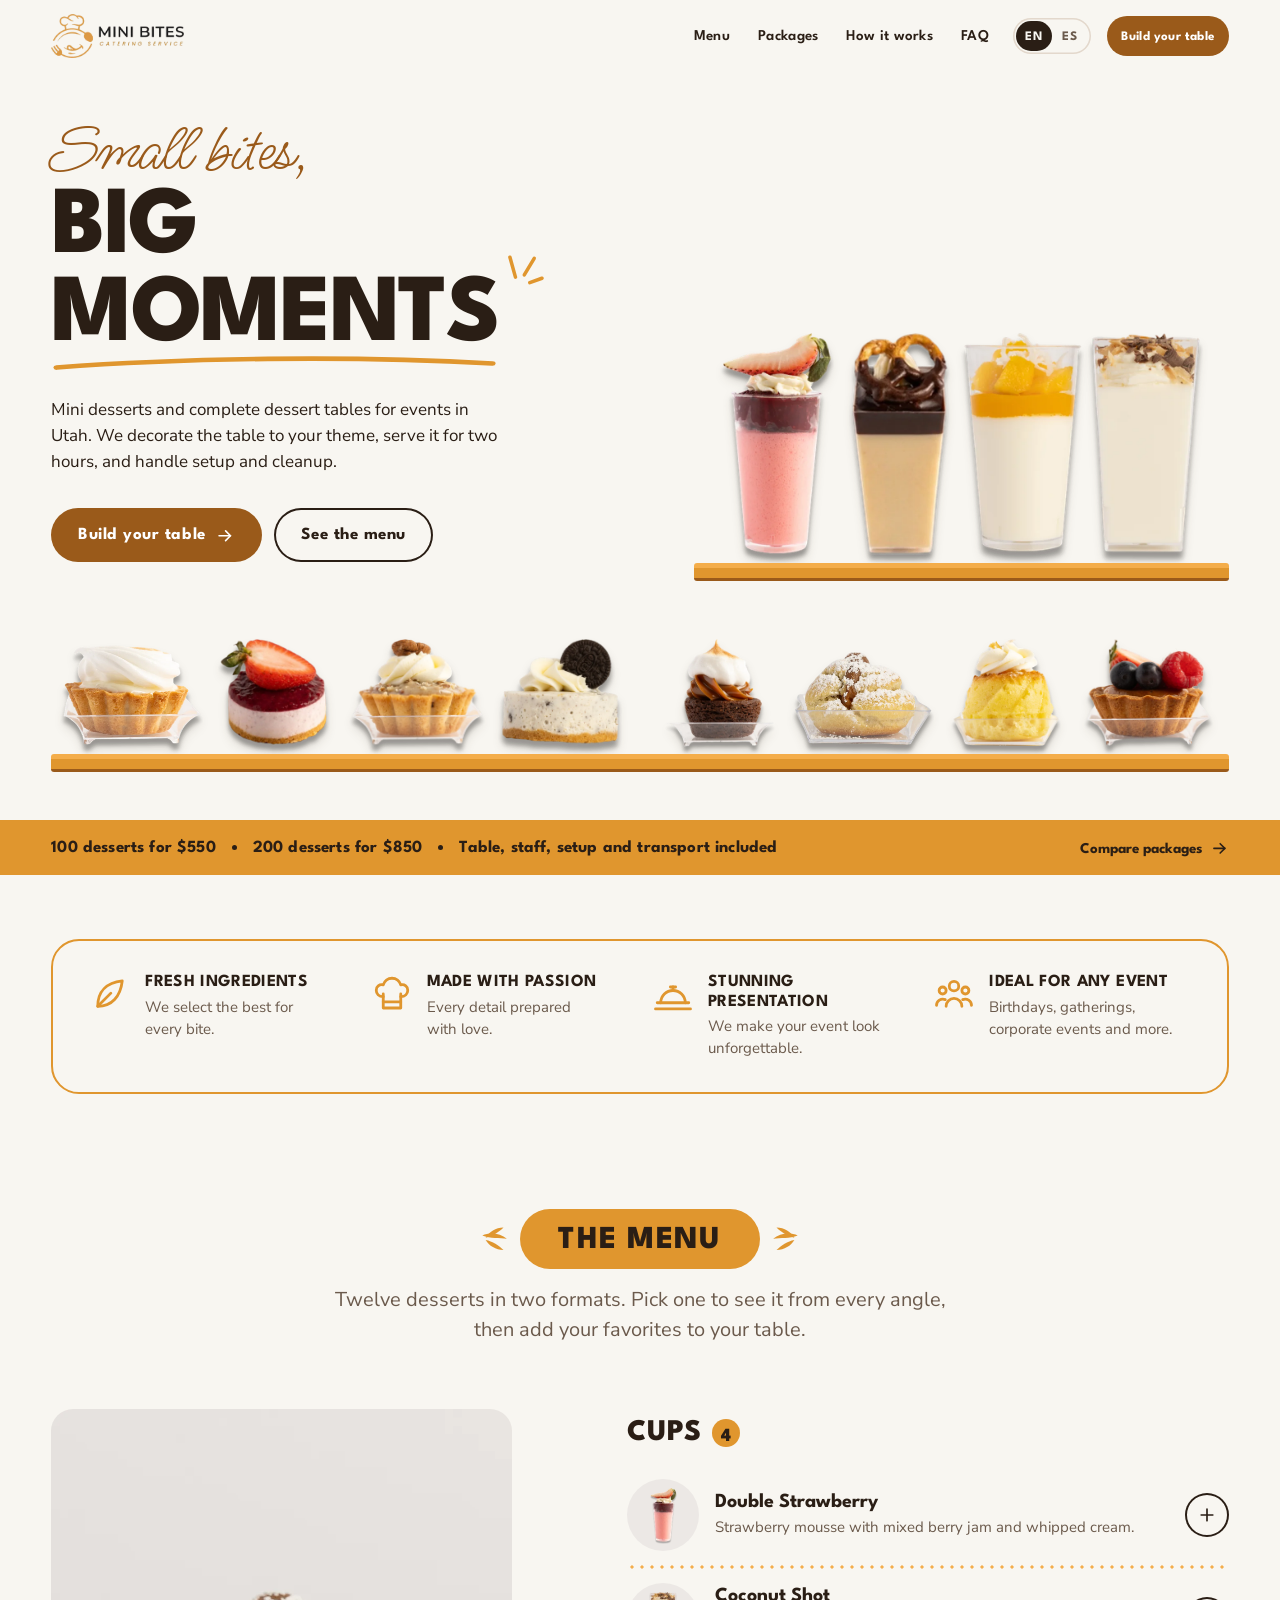
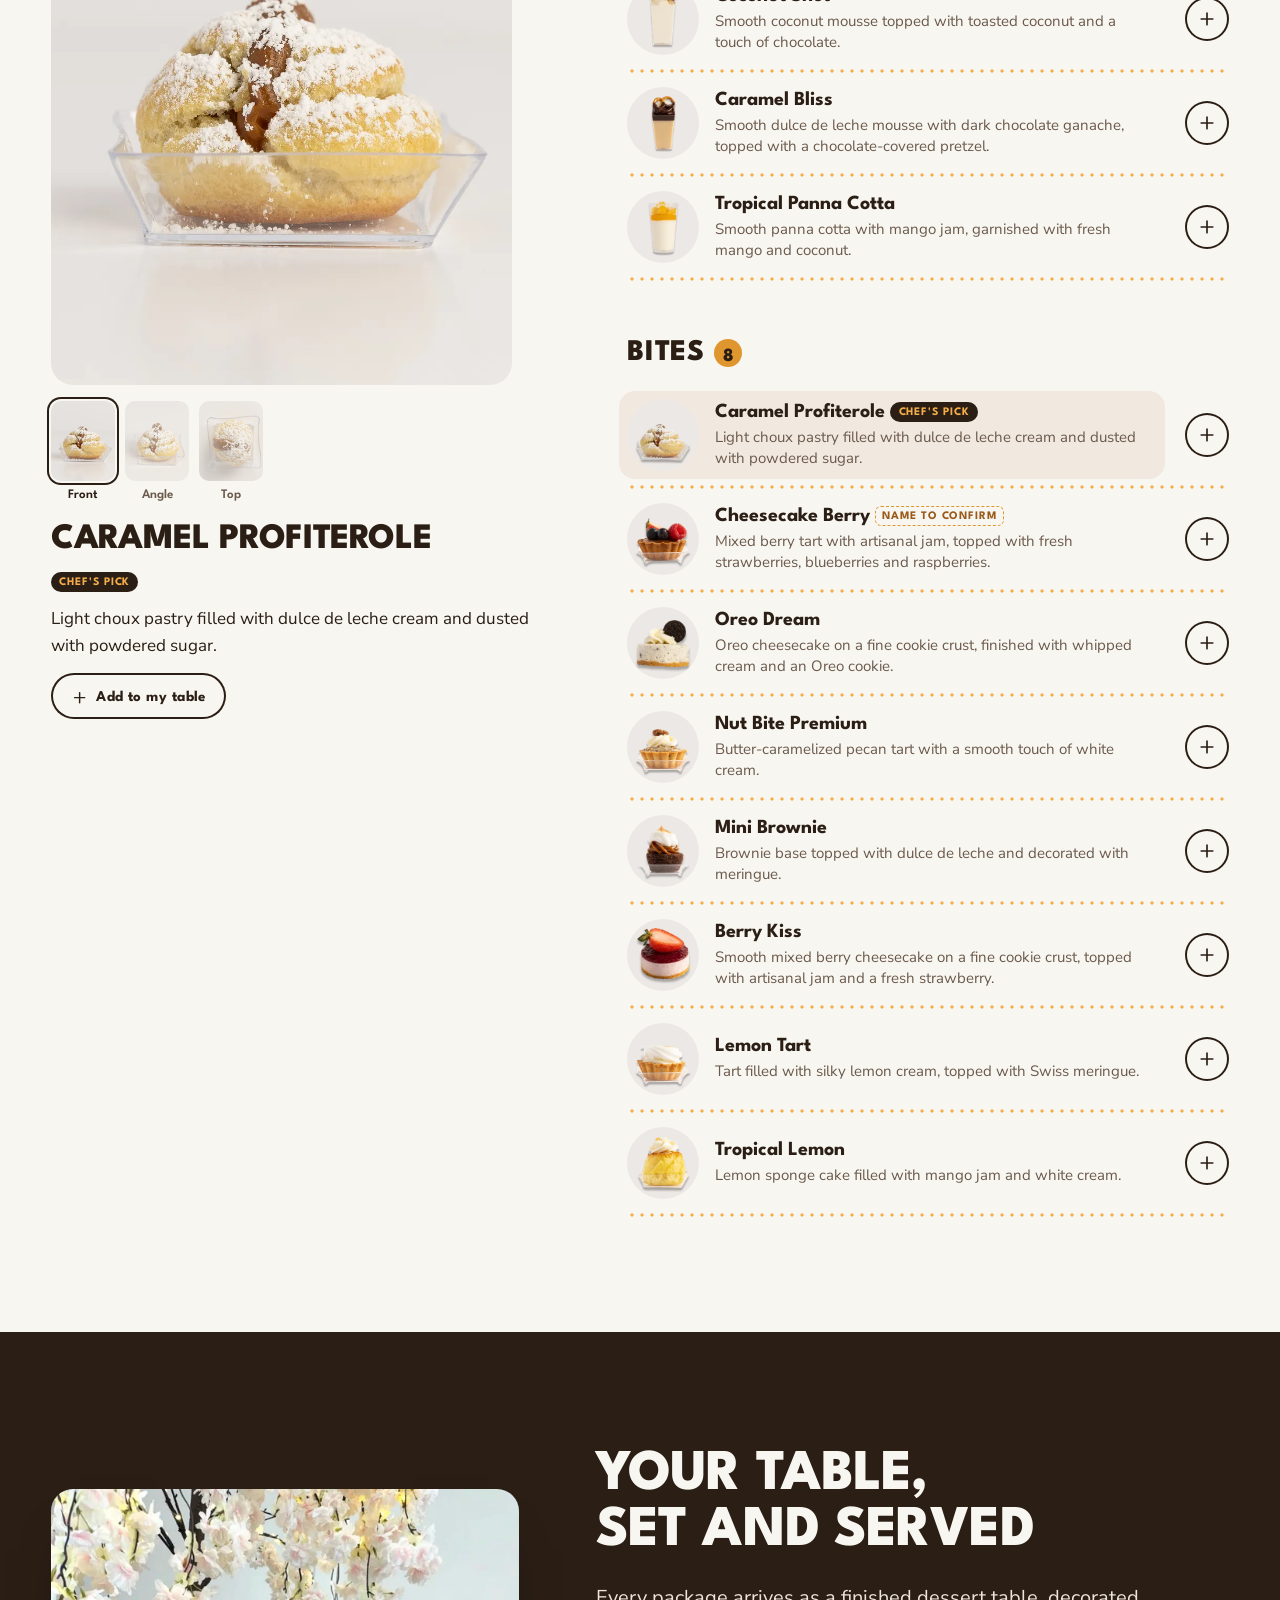
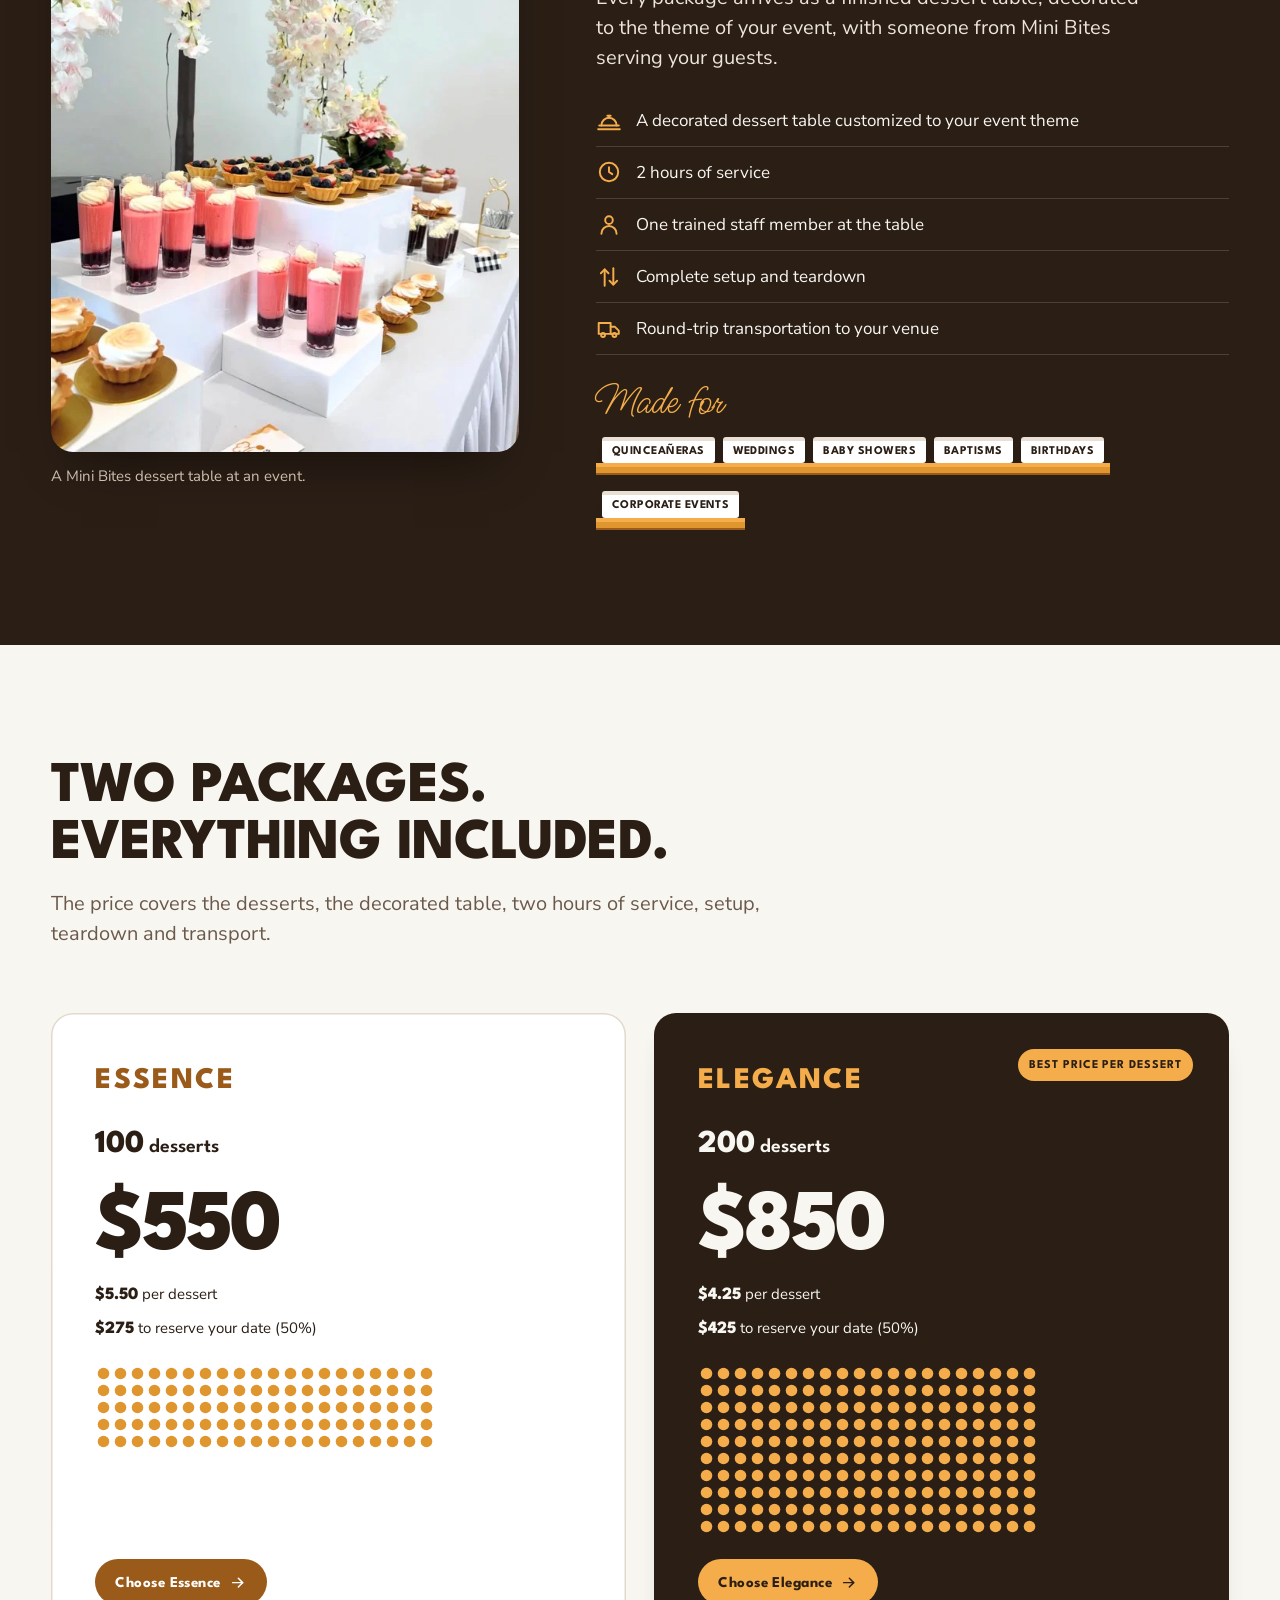
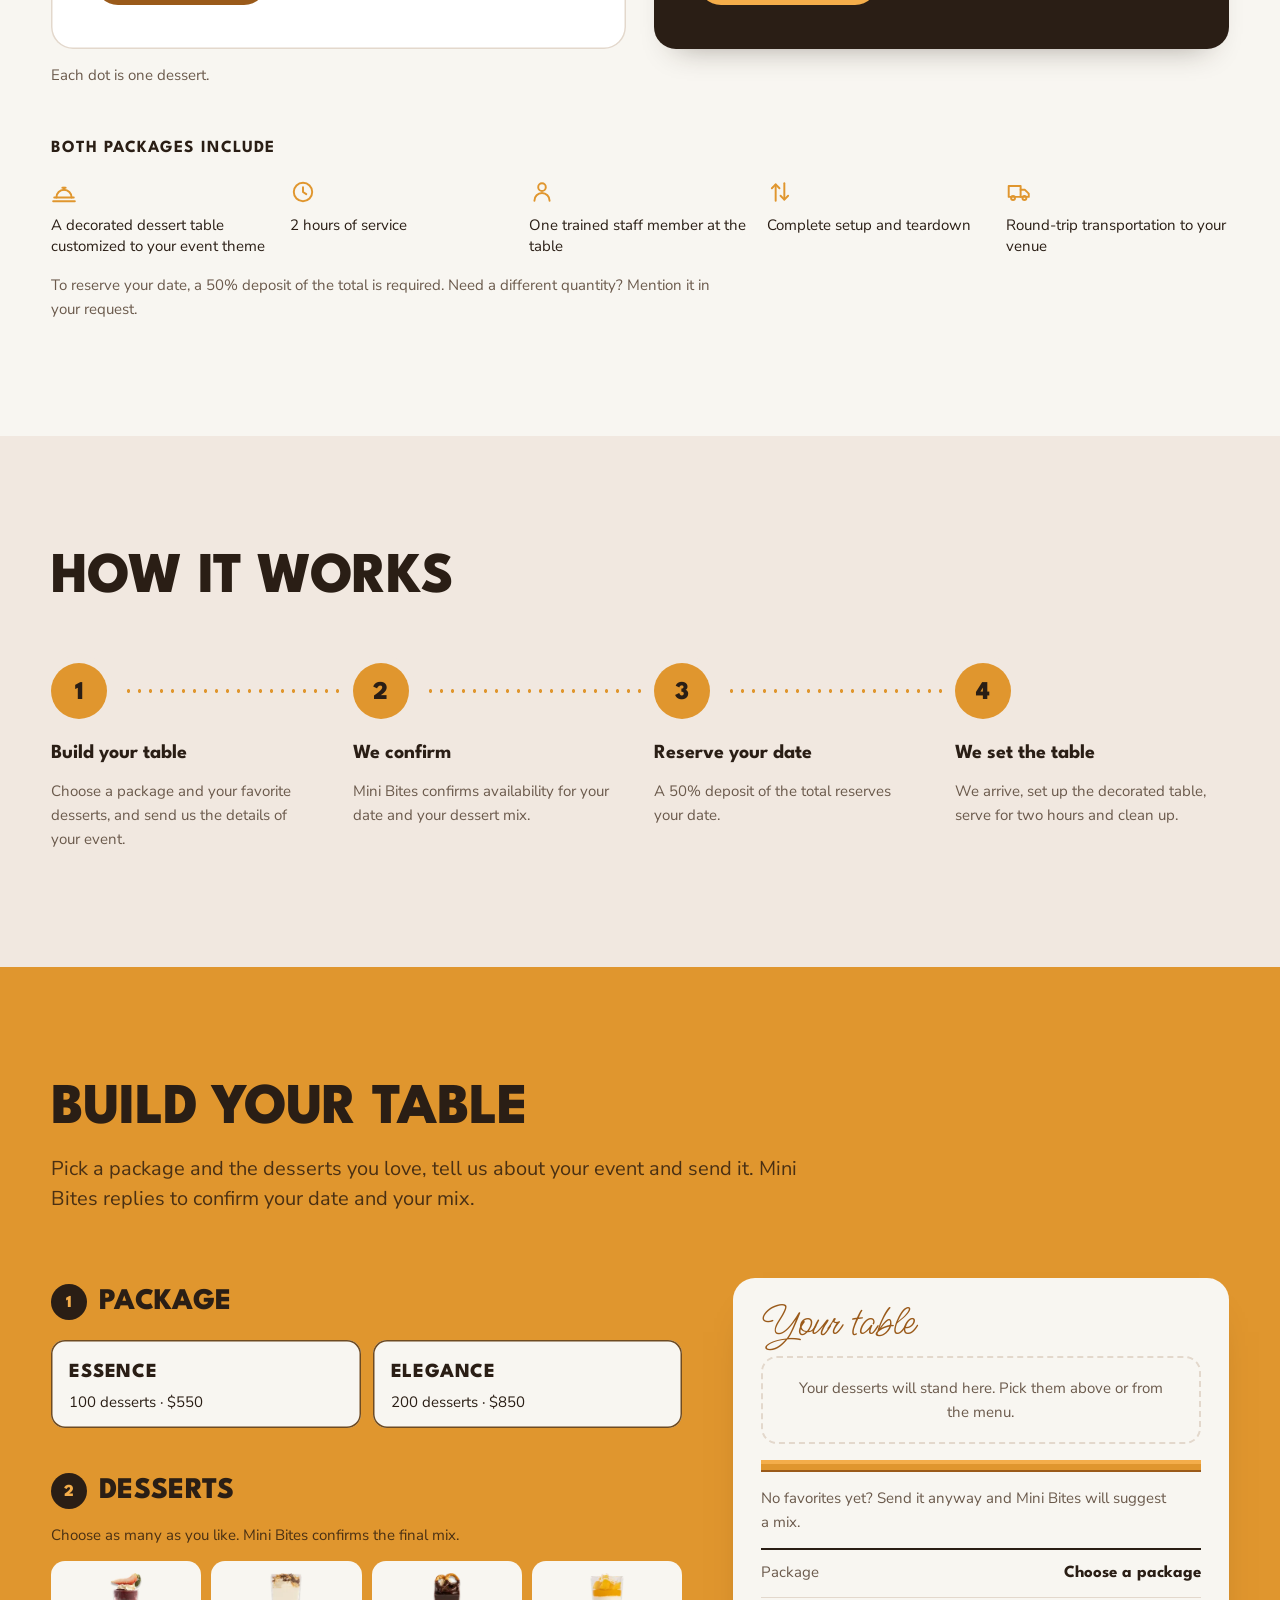
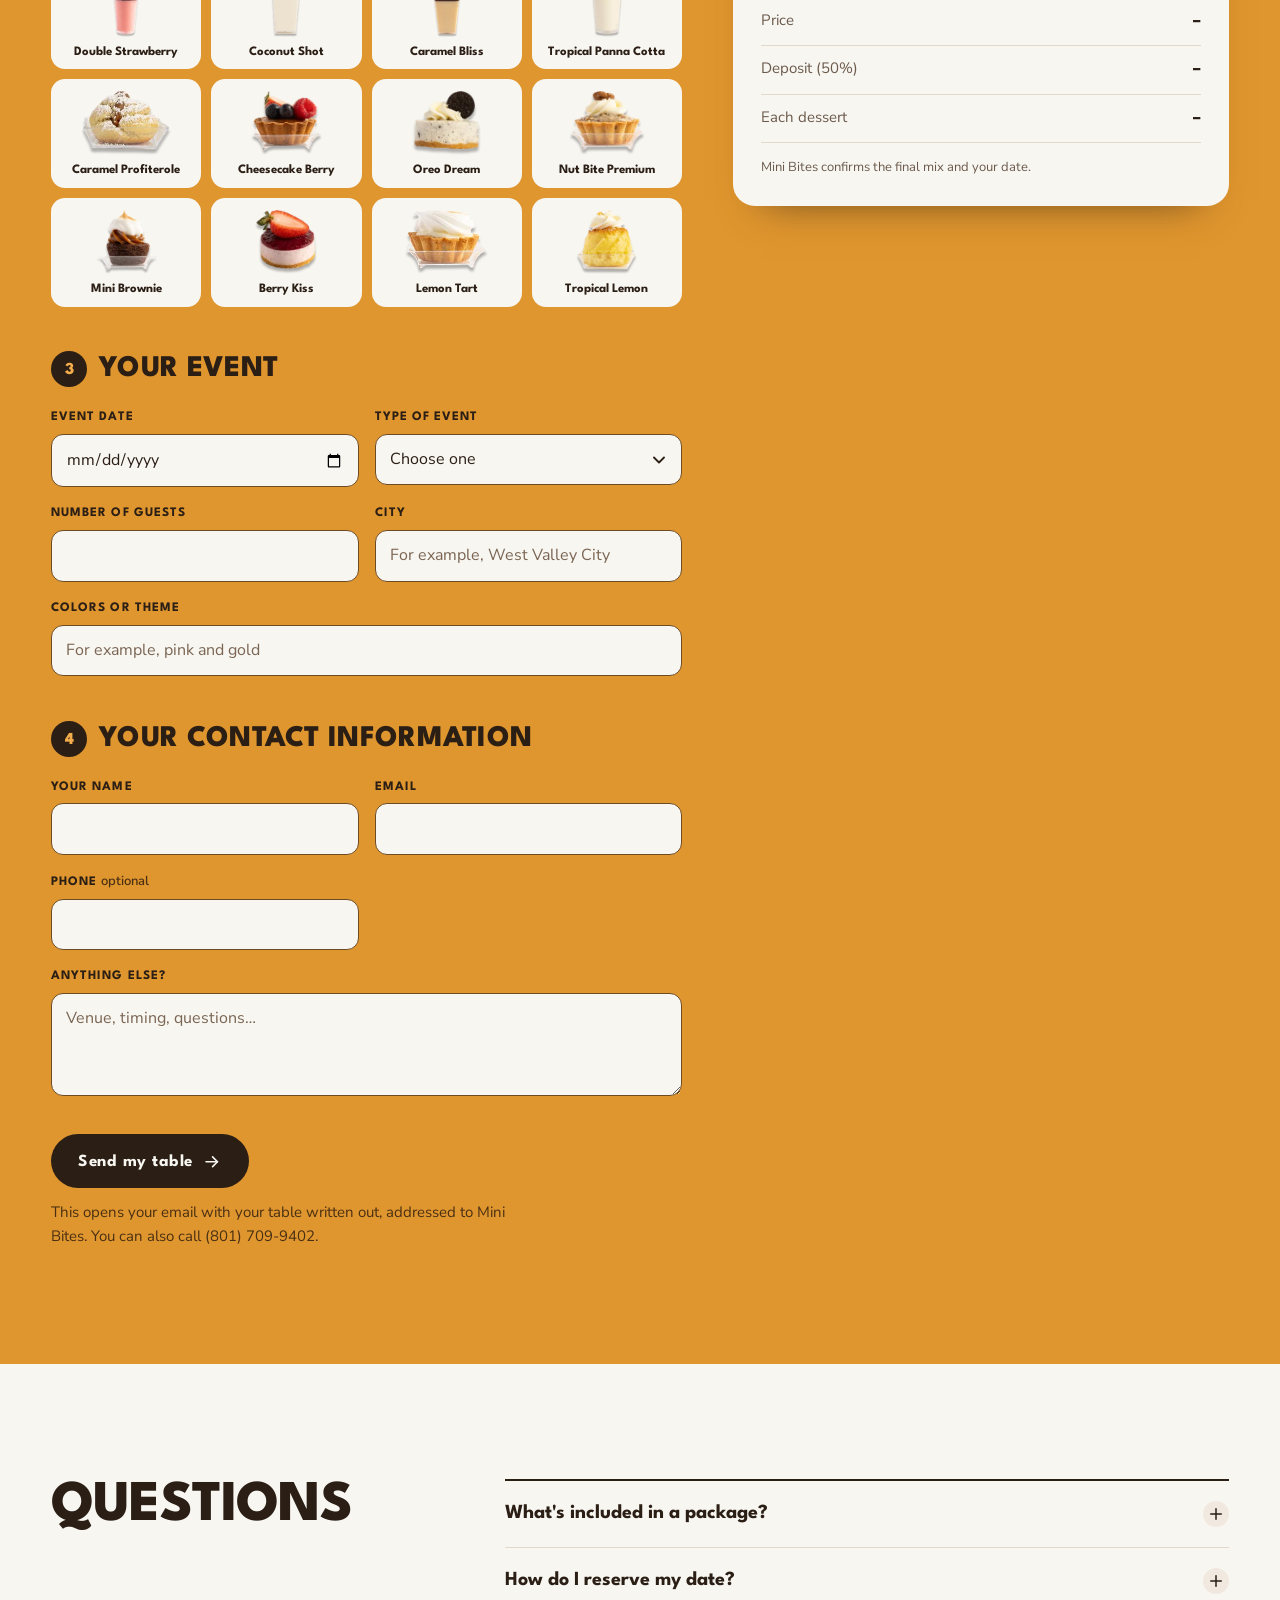
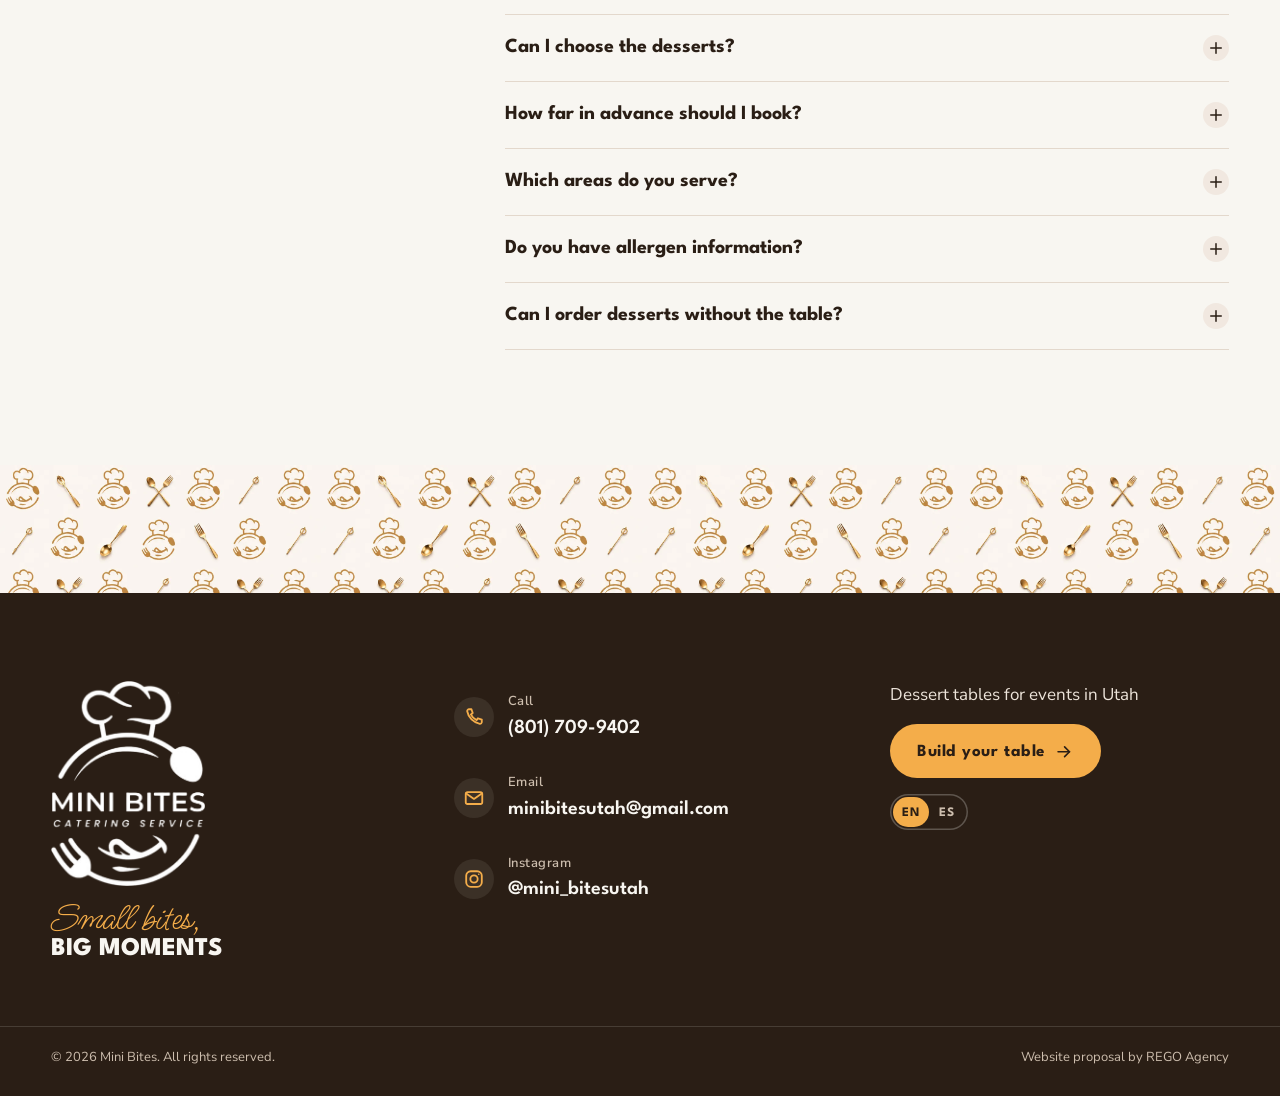
<file: index.html>
<!doctype html>
<html lang="en">
<head>
<meta charset="utf-8">
<meta name="viewport" content="width=device-width, initial-scale=1, viewport-fit=cover">
<title>Mini Bites | Mini Dessert Catering and Dessert Tables in Utah</title>
<meta name="description" content="Mini desserts and complete dessert tables for events in Utah. 100 desserts for $550 or 200 for $850, with a themed table, staff, setup and transport included.">
<meta name="robots" content="noindex, nofollow">
<link rel="canonical" href="https://rolz-royz.github.io/minibites-propuesta/">
<link rel="alternate" hreflang="en" href="https://rolz-royz.github.io/minibites-propuesta/">
<link rel="alternate" hreflang="es" href="https://rolz-royz.github.io/minibites-propuesta/es/">
<link rel="alternate" hreflang="x-default" href="https://rolz-royz.github.io/minibites-propuesta/">
<meta property="og:type" content="website">
<meta property="og:title" content="Mini Bites | Mini Dessert Catering and Dessert Tables in Utah">
<meta property="og:description" content="Mini desserts and complete dessert tables for events in Utah. 100 desserts for $550 or 200 for $850, with a themed table, staff, setup and transport included.">
<meta property="og:image" content="https://rolz-royz.github.io/minibites-propuesta/assets/img/compartir.jpg">
<meta property="og:locale" content="en_US">
<meta name="theme-color" content="#F8F6F1">
<link rel="icon" type="image/png" sizes="32x32" href="assets/img/favicon-32.png">
<link rel="apple-touch-icon" href="assets/img/apple-touch-icon.png">
<link rel="preconnect" href="https://fonts.googleapis.com">
<link rel="preconnect" href="https://fonts.gstatic.com" crossorigin>
<link rel="stylesheet" href="https://fonts.googleapis.com/css2?family=League+Spartan:wght@500;600;700;800&family=Ms+Madi&family=Nunito+Sans:opsz,wght@6..12,400;6..12,600;6..12,700;6..12,800&display=swap">
<link rel="stylesheet" href="assets/css/site.css?v=mv6139o1">
<script type="application/ld+json">{"@context":"https://schema.org","@type":"FoodEstablishment","name":"Mini Bites","description":"Mini desserts and complete dessert tables for events in Utah. 100 desserts for $550 or 200 for $850, with a themed table, staff, setup and transport included.","telephone":"+1-801-709-9402","email":"minibitesutah@gmail.com","areaServed":{"@type":"State","name":"Utah"},"sameAs":["https://www.instagram.com/mini_bitesutah/"],"servesCuisine":"Desserts","makesOffer":[{"@type":"Offer","name":"Essence: 100 desserts","price":550,"priceCurrency":"USD"},{"@type":"Offer","name":"Elegance: 200 desserts","price":850,"priceCurrency":"USD"}],"url":"https://rolz-royz.github.io/minibites-propuesta/","image":"https://rolz-royz.github.io/minibites-propuesta/assets/img/compartir.jpg"}</script>
</head>
<body data-lang="en" data-endpoint="" data-email="minibitesutah@gmail.com">
<a class="skip" href="#main">Skip to content</a>

<header class="top" id="top">
  <div class="wrap top-row">
    <a class="brand" href="#main"><img src="assets/img/firma.webp" width="361" height="120" alt="Mini Bites, Catering Service"></a>
    <nav class="nav" id="nav" aria-label="Menu">
      <a href="#menu">Menu</a>
      <a href="#packages">Packages</a>
      <a href="#how">How it works</a>
      <a href="#faq">FAQ</a>
    </nav>
    <div class="top-actions">
      <div class="lang" role="group" aria-label="Language">
        <span aria-current="true">EN</span>
        <a href="es/" hreflang="es" lang="es" data-lang-link>ES</a>
      </div>
      <a class="btn btn-primary btn-sm top-cta" href="#build">Build your table</a>
      <button class="nav-toggle" type="button" aria-expanded="false" aria-controls="nav" data-open="Open menu" data-close="Close menu" aria-label="Open menu"><svg class="i i-menu" viewBox="0 0 24 24" fill="none" stroke="currentColor" stroke-width="2" stroke-linecap="round" stroke-linejoin="round" aria-hidden="true" focusable="false"><path d="M4 7h16M4 12h16M4 17h16"/></svg><svg class="i i-close" viewBox="0 0 24 24" fill="none" stroke="currentColor" stroke-width="2" stroke-linecap="round" stroke-linejoin="round" aria-hidden="true" focusable="false"><path d="M6 6l12 12M18 6 6 18"/></svg></button>
    </div>
  </div>
</header>

<main id="main">
  <section class="hero" aria-labelledby="hero-title">
    <div class="wrap hero-grid">
      <div class="hero-copy">
        <h1 id="hero-title"><span class="script">Small bites,</span> <span class="display">Big <span class="swoosh">moments<svg class="sparks" viewBox="0 0 40 40" aria-hidden="true" focusable="false"><path d="M14 30 9 12"/><path d="M22 28l9-15"/><path d="M27 35l11-4"/></svg></span></span></h1>
        <p class="hero-sub">Mini desserts and complete dessert tables for events in Utah. We decorate the table to your theme, serve it for two hours, and handle setup and cleanup.</p>
        <div class="hero-actions">
          <a class="btn btn-primary btn-lg" href="#build">Build your table<svg class="i" viewBox="0 0 24 24" fill="none" stroke="currentColor" stroke-width="2" stroke-linecap="round" stroke-linejoin="round" aria-hidden="true" focusable="false"><path d="M5 12h14"/><path d="m13 6 6 6-6 6"/></svg></a>
          <a class="btn btn-ghost btn-lg" href="#menu">See the menu</a>
        </div>
      </div>
      <div class="stand stand--top" role="group" aria-label="The twelve Mini Bites desserts">
        <ul class="shelf shelf--cups">
        <li><a class="dessert dessert--cup" href="#d-double-strawberry" data-slug="double-strawberry" style="--i:0">
          <img src="assets/img/postres/double-strawberry.webp" width="277" height="560" alt="" fetchpriority="high">
          <span class="tent">Double Strawberry</span>
        </a></li>
        <li><a class="dessert dessert--cup" href="#d-manjar-bliss" data-slug="manjar-bliss" style="--i:1">
          <img src="assets/img/postres/manjar-bliss.webp" width="246" height="560" alt="" fetchpriority="high">
          <span class="tent">Caramel Bliss</span>
        </a></li>
        <li><a class="dessert dessert--cup" href="#d-tropical-panna-cotta" data-slug="tropical-panna-cotta" style="--i:2">
          <img src="assets/img/postres/tropical-panna-cotta.webp" width="300" height="560" alt="" fetchpriority="high">
          <span class="tent">Tropical Panna Cotta</span>
        </a></li>
        <li><a class="dessert dessert--cup" href="#d-coconut-shot" data-slug="coconut-shot" style="--i:3">
          <img src="assets/img/postres/coconut-shot.webp" width="280" height="560" alt="" fetchpriority="high">
          <span class="tent">Coconut Shot</span>
        </a></li>
        </ul>
      </div>
    </div>
    <div class="wrap">
      <div class="stand stand--bottom">
      <ul class="shelf shelf--bites">
        <li><a class="dessert dessert--bite" href="#d-lemon-tart" data-slug="lemon-tart" style="--i:4">
          <img src="assets/img/postres/lemon-tart.webp" width="560" height="429" alt="" fetchpriority="high">
          <span class="tent">Lemon Tart</span>
        </a></li>
        <li><a class="dessert dessert--bite" href="#d-berry-kiss" data-slug="berry-kiss" style="--i:5">
          <img src="assets/img/postres/berry-kiss.webp" width="544" height="560" alt="" fetchpriority="high">
          <span class="tent">Berry Kiss</span>
        </a></li>
        <li><a class="dessert dessert--bite" href="#d-nut-bite" data-slug="nut-bite" style="--i:6">
          <img src="assets/img/postres/nut-bite.webp" width="560" height="472" alt="" fetchpriority="high">
          <span class="tent">Nut Bite Premium</span>
        </a></li>
        <li><a class="dessert dessert--bite" href="#d-oreo-dream" data-slug="oreo-dream" style="--i:7">
          <img src="assets/img/postres/oreo-dream.webp" width="560" height="519" alt="" fetchpriority="high">
          <span class="tent">Oreo Dream</span>
        </a></li>
      </ul>
      <ul class="shelf shelf--bites">
        <li><a class="dessert dessert--bite" href="#d-mini-brownie" data-slug="mini-brownie" style="--i:8">
          <img src="assets/img/postres/mini-brownie.webp" width="534" height="560" alt="" fetchpriority="high">
          <span class="tent">Mini Brownie</span>
        </a></li>
        <li><a class="dessert dessert--bite" href="#d-profiterol" data-slug="profiterol" style="--i:9">
          <img src="assets/img/postres/profiterol.webp" width="560" height="401" alt="" fetchpriority="high">
          <span class="tent">Caramel Profiterole</span>
        </a></li>
        <li><a class="dessert dessert--bite" href="#d-tropical-lemon" data-slug="tropical-lemon" style="--i:10">
          <img src="assets/img/postres/tropical-lemon.webp" width="535" height="560" alt="" fetchpriority="high">
          <span class="tent">Tropical Lemon</span>
        </a></li>
        <li><a class="dessert dessert--bite" href="#d-cheesecake-berry" data-slug="cheesecake-berry" style="--i:11">
          <img src="assets/img/postres/cheesecake-berry.webp" width="560" height="499" alt="" fetchpriority="high">
          <span class="tent">Cheesecake Berry</span>
        </a></li>
      </ul>
      </div>
    </div>
    <div class="strip">
      <div class="wrap strip-row">
        <p><span>100 desserts for $550</span><span>200 desserts for $850</span><span>Table, staff, setup and transport included</span></p>
        <a href="#packages">Compare packages<svg class="i" viewBox="0 0 24 24" fill="none" stroke="currentColor" stroke-width="2" stroke-linecap="round" stroke-linejoin="round" aria-hidden="true" focusable="false"><path d="M5 12h14"/><path d="m13 6 6 6-6 6"/></svg></a>
      </div>
    </div>
  </section>

  <section class="pillars-wrap" aria-label="Mini Bites">
    <div class="wrap">
      <ul class="pillars">
        <li><svg class="i i-pillar" viewBox="0 0 24 24" fill="none" stroke="currentColor" stroke-width="2" stroke-linecap="round" stroke-linejoin="round" aria-hidden="true" focusable="false"><path d="M5 19c0-8.5 5-13.5 14-14.5-1 9-6 14.5-14 14.5z"/><path d="M5 19l7.5-7.5"/></svg><div><h2>Fresh ingredients</h2><p>We select the best for every bite.</p></div></li>
        <li><svg class="i i-pillar" viewBox="0 0 24 24" fill="none" stroke="currentColor" stroke-width="2" stroke-linecap="round" stroke-linejoin="round" aria-hidden="true" focusable="false"><path d="M7 13.5c-2.5 0-4-1.7-4-3.7S4.7 6.3 7 6.8C7.6 4.6 9.6 3 12 3s4.4 1.6 5 3.8c2.3-.5 4 1 4 3s-1.5 3.7-4 3.7"/><path d="M7 12v8h10v-8"/><path d="M7 16.5h10"/></svg><div><h2>Made with passion</h2><p>Every detail prepared with love.</p></div></li>
        <li><svg class="i i-pillar" viewBox="0 0 24 24" fill="none" stroke="currentColor" stroke-width="2" stroke-linecap="round" stroke-linejoin="round" aria-hidden="true" focusable="false"><path d="M3 17h18"/><path d="M5 17a7 7 0 0 1 14 0"/><path d="M12 10V8"/><path d="M10.5 8h3"/><path d="M2 20.5h20"/></svg><div><h2>Stunning presentation</h2><p>We make your event look unforgettable.</p></div></li>
        <li><svg class="i i-pillar" viewBox="0 0 24 24" fill="none" stroke="currentColor" stroke-width="2" stroke-linecap="round" stroke-linejoin="round" aria-hidden="true" focusable="false"><circle cx="12" cy="7.5" r="2.7"/><circle cx="5.5" cy="10" r="2"/><circle cx="18.5" cy="10" r="2"/><path d="M7.5 19a4.5 4.5 0 0 1 9 0"/><path d="M2 18.5a3.6 3.6 0 0 1 5-3.3"/><path d="M22 18.5a3.6 3.6 0 0 0-5-3.3"/></svg><div><h2>Ideal for any event</h2><p>Birthdays, gatherings, corporate events and more.</p></div></li>
      </ul>
    </div>
  </section>

  <section class="menu" id="menu" aria-labelledby="menu-title">
    <div class="wrap">
      <div class="sec-head">
        <h2 id="menu-title" class="pill-title"><svg class="drops" viewBox="0 0 34 30" aria-hidden="true" focusable="false"><path d="M33 15c-6-5-15-6-22-3 7 3 16 2 22 3z"/><path d="M30 5c-7 0-13 4-16 9 6-1 12-5 16-9z"/><path d="M30 25c-4-4-10-8-16-9 3 5 9 9 16 9z"/></svg><span>The menu</span><svg class="drops flip" viewBox="0 0 34 30" aria-hidden="true" focusable="false"><path d="M33 15c-6-5-15-6-22-3 7 3 16 2 22 3z"/><path d="M30 5c-7 0-13 4-16 9 6-1 12-5 16-9z"/><path d="M30 25c-4-4-10-8-16-9 3 5 9 9 16 9z"/></svg></h2>
        <p>Twelve desserts in two formats. Pick one to see it from every angle, then add your favorites to your table.</p>
      </div>
      <div class="menu-grid">
        <div class="stage" aria-live="polite">
          <div class="stage-photo"><img id="stage-img" src="assets/img/fotos/profiterol-frente.webp" width="880" height="1100" alt="Caramel Profiterole, front"></div>
          <div class="angles" id="stage-angles" role="group" aria-label="Now showing">
            <button type="button" aria-pressed="true" data-i="0"><img src="assets/img/fotos/profiterol-frente.webp" width="880" height="1100" alt=""><span>Front</span></button><button type="button" aria-pressed="false" data-i="1"><img src="assets/img/fotos/profiterol-angulo.webp" width="880" height="1100" alt=""><span>Angle</span></button><button type="button" aria-pressed="false" data-i="2"><img src="assets/img/fotos/profiterol-arriba.webp" width="880" height="1100" alt=""><span>Top</span></button>
          </div>
          <div class="stage-info">
            <h3 id="stage-name">Caramel Profiterole</h3>
            <p class="stage-chef" id="stage-chef"><span class="chef">Chef's pick</span></p>
            <p id="stage-desc">Light choux pastry filled with dulce de leche cream and dusted with powdered sugar.</p>
            <button class="btn btn-add" type="button" id="stage-add" data-add="profiterol" aria-pressed="false"><span class="when-off"><svg class="i" viewBox="0 0 24 24" fill="none" stroke="currentColor" stroke-width="2" stroke-linecap="round" stroke-linejoin="round" aria-hidden="true" focusable="false"><path d="M12 5v14M5 12h14"/></svg>Add to my table</span><span class="when-on"><svg class="i" viewBox="0 0 24 24" fill="none" stroke="currentColor" stroke-width="2" stroke-linecap="round" stroke-linejoin="round" aria-hidden="true" focusable="false"><path d="m5 12.5 4.5 4.5L19 7.5"/></svg>On my table</span></button>
          </div>
        </div>
        <div class="menu-lists">
          <div class="menu-group">
            <h3 class="group-title">Cups <span>4</span></h3>
            <ol class="menu-list">
          <li class="menu-item" id="d-double-strawberry" data-slug="double-strawberry" data-name="Double Strawberry" data-desc="Strawberry mousse with mixed berry jam and whipped cream." data-photos='[{&quot;src&quot;:&quot;assets/img/fotos/double-strawberry-frente.webp&quot;,&quot;w&quot;:880,&quot;h&quot;:1100,&quot;label&quot;:&quot;Front&quot;},{&quot;src&quot;:&quot;assets/img/fotos/double-strawberry-angulo.webp&quot;,&quot;w&quot;:880,&quot;h&quot;:1100,&quot;label&quot;:&quot;Angle&quot;},{&quot;src&quot;:&quot;assets/img/fotos/double-strawberry-arriba.webp&quot;,&quot;w&quot;:880,&quot;h&quot;:1100,&quot;label&quot;:&quot;Top&quot;}]'>
            <button class="item-main" type="button" aria-expanded="false" aria-controls="det-double-strawberry">
              <span class="item-thumb"><img src="assets/img/postres/double-strawberry-sm.webp" width="79" height="160" alt="" loading="lazy"></span>
              <span class="item-text">
                <span class="item-name">Double Strawberry</span>
                <span class="item-desc">Strawberry mousse with mixed berry jam and whipped cream.</span>
              </span>
            </button>
            <button class="add" type="button" data-add="double-strawberry" aria-pressed="false" aria-label="Add Double Strawberry to my table" data-label-add="Add Double Strawberry to my table" data-label-remove="Remove Double Strawberry from my table"><svg class="i i-plus" viewBox="0 0 24 24" fill="none" stroke="currentColor" stroke-width="2" stroke-linecap="round" stroke-linejoin="round" aria-hidden="true" focusable="false"><path d="M12 5v14M5 12h14"/></svg><svg class="i i-check" viewBox="0 0 24 24" fill="none" stroke="currentColor" stroke-width="2" stroke-linecap="round" stroke-linejoin="round" aria-hidden="true" focusable="false"><path d="m5 12.5 4.5 4.5L19 7.5"/></svg></button>
            <div class="item-detail" id="det-double-strawberry" hidden>
              <div class="item-photos">
                <figure><img src="assets/img/fotos/double-strawberry-frente.webp" width="880" height="1100" alt="Double Strawberry, front" loading="lazy"><figcaption>Front</figcaption></figure><figure><img src="assets/img/fotos/double-strawberry-angulo.webp" width="880" height="1100" alt="Double Strawberry, angle" loading="lazy"><figcaption>Angle</figcaption></figure><figure><img src="assets/img/fotos/double-strawberry-arriba.webp" width="880" height="1100" alt="Double Strawberry, top" loading="lazy"><figcaption>Top</figcaption></figure>
              </div>
              <button class="btn btn-add" type="button" data-add="double-strawberry" aria-pressed="false"><span class="when-off"><svg class="i" viewBox="0 0 24 24" fill="none" stroke="currentColor" stroke-width="2" stroke-linecap="round" stroke-linejoin="round" aria-hidden="true" focusable="false"><path d="M12 5v14M5 12h14"/></svg>Add to my table</span><span class="when-on"><svg class="i" viewBox="0 0 24 24" fill="none" stroke="currentColor" stroke-width="2" stroke-linecap="round" stroke-linejoin="round" aria-hidden="true" focusable="false"><path d="m5 12.5 4.5 4.5L19 7.5"/></svg>On my table</span></button>
            </div>
          </li>
          <li class="menu-item" id="d-coconut-shot" data-slug="coconut-shot" data-name="Coconut Shot" data-desc="Smooth coconut mousse topped with toasted coconut and a touch of chocolate." data-photos='[{&quot;src&quot;:&quot;assets/img/fotos/coconut-shot-frente.webp&quot;,&quot;w&quot;:880,&quot;h&quot;:1100,&quot;label&quot;:&quot;Front&quot;},{&quot;src&quot;:&quot;assets/img/fotos/coconut-shot-angulo.webp&quot;,&quot;w&quot;:880,&quot;h&quot;:1100,&quot;label&quot;:&quot;Angle&quot;},{&quot;src&quot;:&quot;assets/img/fotos/coconut-shot-arriba.webp&quot;,&quot;w&quot;:880,&quot;h&quot;:1100,&quot;label&quot;:&quot;Top&quot;}]'>
            <button class="item-main" type="button" aria-expanded="false" aria-controls="det-coconut-shot">
              <span class="item-thumb"><img src="assets/img/postres/coconut-shot-sm.webp" width="80" height="160" alt="" loading="lazy"></span>
              <span class="item-text">
                <span class="item-name">Coconut Shot</span>
                <span class="item-desc">Smooth coconut mousse topped with toasted coconut and a touch of chocolate.</span>
              </span>
            </button>
            <button class="add" type="button" data-add="coconut-shot" aria-pressed="false" aria-label="Add Coconut Shot to my table" data-label-add="Add Coconut Shot to my table" data-label-remove="Remove Coconut Shot from my table"><svg class="i i-plus" viewBox="0 0 24 24" fill="none" stroke="currentColor" stroke-width="2" stroke-linecap="round" stroke-linejoin="round" aria-hidden="true" focusable="false"><path d="M12 5v14M5 12h14"/></svg><svg class="i i-check" viewBox="0 0 24 24" fill="none" stroke="currentColor" stroke-width="2" stroke-linecap="round" stroke-linejoin="round" aria-hidden="true" focusable="false"><path d="m5 12.5 4.5 4.5L19 7.5"/></svg></button>
            <div class="item-detail" id="det-coconut-shot" hidden>
              <div class="item-photos">
                <figure><img src="assets/img/fotos/coconut-shot-frente.webp" width="880" height="1100" alt="Coconut Shot, front" loading="lazy"><figcaption>Front</figcaption></figure><figure><img src="assets/img/fotos/coconut-shot-angulo.webp" width="880" height="1100" alt="Coconut Shot, angle" loading="lazy"><figcaption>Angle</figcaption></figure><figure><img src="assets/img/fotos/coconut-shot-arriba.webp" width="880" height="1100" alt="Coconut Shot, top" loading="lazy"><figcaption>Top</figcaption></figure>
              </div>
              <button class="btn btn-add" type="button" data-add="coconut-shot" aria-pressed="false"><span class="when-off"><svg class="i" viewBox="0 0 24 24" fill="none" stroke="currentColor" stroke-width="2" stroke-linecap="round" stroke-linejoin="round" aria-hidden="true" focusable="false"><path d="M12 5v14M5 12h14"/></svg>Add to my table</span><span class="when-on"><svg class="i" viewBox="0 0 24 24" fill="none" stroke="currentColor" stroke-width="2" stroke-linecap="round" stroke-linejoin="round" aria-hidden="true" focusable="false"><path d="m5 12.5 4.5 4.5L19 7.5"/></svg>On my table</span></button>
            </div>
          </li>
          <li class="menu-item" id="d-manjar-bliss" data-slug="manjar-bliss" data-name="Caramel Bliss" data-desc="Smooth dulce de leche mousse with dark chocolate ganache, topped with a chocolate-covered pretzel." data-photos='[{&quot;src&quot;:&quot;assets/img/fotos/manjar-bliss-frente.webp&quot;,&quot;w&quot;:880,&quot;h&quot;:1100,&quot;label&quot;:&quot;Front&quot;}]'>
            <button class="item-main" type="button" aria-expanded="false" aria-controls="det-manjar-bliss">
              <span class="item-thumb"><img src="assets/img/postres/manjar-bliss-sm.webp" width="70" height="160" alt="" loading="lazy"></span>
              <span class="item-text">
                <span class="item-name">Caramel Bliss</span>
                <span class="item-desc">Smooth dulce de leche mousse with dark chocolate ganache, topped with a chocolate-covered pretzel.</span>
              </span>
            </button>
            <button class="add" type="button" data-add="manjar-bliss" aria-pressed="false" aria-label="Add Caramel Bliss to my table" data-label-add="Add Caramel Bliss to my table" data-label-remove="Remove Caramel Bliss from my table"><svg class="i i-plus" viewBox="0 0 24 24" fill="none" stroke="currentColor" stroke-width="2" stroke-linecap="round" stroke-linejoin="round" aria-hidden="true" focusable="false"><path d="M12 5v14M5 12h14"/></svg><svg class="i i-check" viewBox="0 0 24 24" fill="none" stroke="currentColor" stroke-width="2" stroke-linecap="round" stroke-linejoin="round" aria-hidden="true" focusable="false"><path d="m5 12.5 4.5 4.5L19 7.5"/></svg></button>
            <div class="item-detail" id="det-manjar-bliss" hidden>
              <div class="item-photos">
                <figure><img src="assets/img/fotos/manjar-bliss-frente.webp" width="880" height="1100" alt="Caramel Bliss, front" loading="lazy"><figcaption>Front</figcaption></figure>
              </div>
              <button class="btn btn-add" type="button" data-add="manjar-bliss" aria-pressed="false"><span class="when-off"><svg class="i" viewBox="0 0 24 24" fill="none" stroke="currentColor" stroke-width="2" stroke-linecap="round" stroke-linejoin="round" aria-hidden="true" focusable="false"><path d="M12 5v14M5 12h14"/></svg>Add to my table</span><span class="when-on"><svg class="i" viewBox="0 0 24 24" fill="none" stroke="currentColor" stroke-width="2" stroke-linecap="round" stroke-linejoin="round" aria-hidden="true" focusable="false"><path d="m5 12.5 4.5 4.5L19 7.5"/></svg>On my table</span></button>
            </div>
          </li>
          <li class="menu-item" id="d-tropical-panna-cotta" data-slug="tropical-panna-cotta" data-name="Tropical Panna Cotta" data-desc="Smooth panna cotta with mango jam, garnished with fresh mango and coconut." data-photos='[{&quot;src&quot;:&quot;assets/img/fotos/tropical-panna-cotta-frente.webp&quot;,&quot;w&quot;:880,&quot;h&quot;:1100,&quot;label&quot;:&quot;Front&quot;},{&quot;src&quot;:&quot;assets/img/fotos/tropical-panna-cotta-angulo.webp&quot;,&quot;w&quot;:880,&quot;h&quot;:1100,&quot;label&quot;:&quot;Angle&quot;},{&quot;src&quot;:&quot;assets/img/fotos/tropical-panna-cotta-arriba.webp&quot;,&quot;w&quot;:880,&quot;h&quot;:1100,&quot;label&quot;:&quot;Top&quot;}]'>
            <button class="item-main" type="button" aria-expanded="false" aria-controls="det-tropical-panna-cotta">
              <span class="item-thumb"><img src="assets/img/postres/tropical-panna-cotta-sm.webp" width="86" height="160" alt="" loading="lazy"></span>
              <span class="item-text">
                <span class="item-name">Tropical Panna Cotta</span>
                <span class="item-desc">Smooth panna cotta with mango jam, garnished with fresh mango and coconut.</span>
              </span>
            </button>
            <button class="add" type="button" data-add="tropical-panna-cotta" aria-pressed="false" aria-label="Add Tropical Panna Cotta to my table" data-label-add="Add Tropical Panna Cotta to my table" data-label-remove="Remove Tropical Panna Cotta from my table"><svg class="i i-plus" viewBox="0 0 24 24" fill="none" stroke="currentColor" stroke-width="2" stroke-linecap="round" stroke-linejoin="round" aria-hidden="true" focusable="false"><path d="M12 5v14M5 12h14"/></svg><svg class="i i-check" viewBox="0 0 24 24" fill="none" stroke="currentColor" stroke-width="2" stroke-linecap="round" stroke-linejoin="round" aria-hidden="true" focusable="false"><path d="m5 12.5 4.5 4.5L19 7.5"/></svg></button>
            <div class="item-detail" id="det-tropical-panna-cotta" hidden>
              <div class="item-photos">
                <figure><img src="assets/img/fotos/tropical-panna-cotta-frente.webp" width="880" height="1100" alt="Tropical Panna Cotta, front" loading="lazy"><figcaption>Front</figcaption></figure><figure><img src="assets/img/fotos/tropical-panna-cotta-angulo.webp" width="880" height="1100" alt="Tropical Panna Cotta, angle" loading="lazy"><figcaption>Angle</figcaption></figure><figure><img src="assets/img/fotos/tropical-panna-cotta-arriba.webp" width="880" height="1100" alt="Tropical Panna Cotta, top" loading="lazy"><figcaption>Top</figcaption></figure>
              </div>
              <button class="btn btn-add" type="button" data-add="tropical-panna-cotta" aria-pressed="false"><span class="when-off"><svg class="i" viewBox="0 0 24 24" fill="none" stroke="currentColor" stroke-width="2" stroke-linecap="round" stroke-linejoin="round" aria-hidden="true" focusable="false"><path d="M12 5v14M5 12h14"/></svg>Add to my table</span><span class="when-on"><svg class="i" viewBox="0 0 24 24" fill="none" stroke="currentColor" stroke-width="2" stroke-linecap="round" stroke-linejoin="round" aria-hidden="true" focusable="false"><path d="m5 12.5 4.5 4.5L19 7.5"/></svg>On my table</span></button>
            </div>
          </li>
            </ol>
          </div>
          <div class="menu-group">
            <h3 class="group-title">Bites <span>8</span></h3>
            <ol class="menu-list">
          <li class="menu-item" id="d-profiterol" data-slug="profiterol" data-name="Caramel Profiterole" data-desc="Light choux pastry filled with dulce de leche cream and dusted with powdered sugar." data-chef="1" data-photos='[{&quot;src&quot;:&quot;assets/img/fotos/profiterol-frente.webp&quot;,&quot;w&quot;:880,&quot;h&quot;:1100,&quot;label&quot;:&quot;Front&quot;},{&quot;src&quot;:&quot;assets/img/fotos/profiterol-angulo.webp&quot;,&quot;w&quot;:880,&quot;h&quot;:1100,&quot;label&quot;:&quot;Angle&quot;},{&quot;src&quot;:&quot;assets/img/fotos/profiterol-arriba.webp&quot;,&quot;w&quot;:880,&quot;h&quot;:1100,&quot;label&quot;:&quot;Top&quot;}]'>
            <button class="item-main" type="button" aria-expanded="false" aria-controls="det-profiterol">
              <span class="item-thumb"><img src="assets/img/postres/profiterol-sm.webp" width="160" height="114" alt="" loading="lazy"></span>
              <span class="item-text">
                <span class="item-name">Caramel Profiterole <span class="chef">Chef's pick</span></span>
                <span class="item-desc">Light choux pastry filled with dulce de leche cream and dusted with powdered sugar.</span>
              </span>
            </button>
            <button class="add" type="button" data-add="profiterol" aria-pressed="false" aria-label="Add Caramel Profiterole to my table" data-label-add="Add Caramel Profiterole to my table" data-label-remove="Remove Caramel Profiterole from my table"><svg class="i i-plus" viewBox="0 0 24 24" fill="none" stroke="currentColor" stroke-width="2" stroke-linecap="round" stroke-linejoin="round" aria-hidden="true" focusable="false"><path d="M12 5v14M5 12h14"/></svg><svg class="i i-check" viewBox="0 0 24 24" fill="none" stroke="currentColor" stroke-width="2" stroke-linecap="round" stroke-linejoin="round" aria-hidden="true" focusable="false"><path d="m5 12.5 4.5 4.5L19 7.5"/></svg></button>
            <div class="item-detail" id="det-profiterol" hidden>
              <div class="item-photos">
                <figure><img src="assets/img/fotos/profiterol-frente.webp" width="880" height="1100" alt="Caramel Profiterole, front" loading="lazy"><figcaption>Front</figcaption></figure><figure><img src="assets/img/fotos/profiterol-angulo.webp" width="880" height="1100" alt="Caramel Profiterole, angle" loading="lazy"><figcaption>Angle</figcaption></figure><figure><img src="assets/img/fotos/profiterol-arriba.webp" width="880" height="1100" alt="Caramel Profiterole, top" loading="lazy"><figcaption>Top</figcaption></figure>
              </div>
              <button class="btn btn-add" type="button" data-add="profiterol" aria-pressed="false"><span class="when-off"><svg class="i" viewBox="0 0 24 24" fill="none" stroke="currentColor" stroke-width="2" stroke-linecap="round" stroke-linejoin="round" aria-hidden="true" focusable="false"><path d="M12 5v14M5 12h14"/></svg>Add to my table</span><span class="when-on"><svg class="i" viewBox="0 0 24 24" fill="none" stroke="currentColor" stroke-width="2" stroke-linecap="round" stroke-linejoin="round" aria-hidden="true" focusable="false"><path d="m5 12.5 4.5 4.5L19 7.5"/></svg>On my table</span></button>
            </div>
          </li>
          <li class="menu-item" id="d-cheesecake-berry" data-slug="cheesecake-berry" data-name="Cheesecake Berry" data-desc="Mixed berry tart with artisanal jam, topped with fresh strawberries, blueberries and raspberries." data-tbc="1" data-photos='[{&quot;src&quot;:&quot;assets/img/fotos/cheesecake-berry-frente.webp&quot;,&quot;w&quot;:880,&quot;h&quot;:1100,&quot;label&quot;:&quot;Front&quot;},{&quot;src&quot;:&quot;assets/img/fotos/cheesecake-berry-angulo.webp&quot;,&quot;w&quot;:880,&quot;h&quot;:1100,&quot;label&quot;:&quot;Angle&quot;},{&quot;src&quot;:&quot;assets/img/fotos/cheesecake-berry-arriba.webp&quot;,&quot;w&quot;:880,&quot;h&quot;:1100,&quot;label&quot;:&quot;Top&quot;}]'>
            <button class="item-main" type="button" aria-expanded="false" aria-controls="det-cheesecake-berry">
              <span class="item-thumb"><img src="assets/img/postres/cheesecake-berry-sm.webp" width="160" height="143" alt="" loading="lazy"></span>
              <span class="item-text">
                <span class="item-name">Cheesecake Berry <span class="tbc">Name to confirm</span></span>
                <span class="item-desc">Mixed berry tart with artisanal jam, topped with fresh strawberries, blueberries and raspberries.</span>
              </span>
            </button>
            <button class="add" type="button" data-add="cheesecake-berry" aria-pressed="false" aria-label="Add Cheesecake Berry to my table" data-label-add="Add Cheesecake Berry to my table" data-label-remove="Remove Cheesecake Berry from my table"><svg class="i i-plus" viewBox="0 0 24 24" fill="none" stroke="currentColor" stroke-width="2" stroke-linecap="round" stroke-linejoin="round" aria-hidden="true" focusable="false"><path d="M12 5v14M5 12h14"/></svg><svg class="i i-check" viewBox="0 0 24 24" fill="none" stroke="currentColor" stroke-width="2" stroke-linecap="round" stroke-linejoin="round" aria-hidden="true" focusable="false"><path d="m5 12.5 4.5 4.5L19 7.5"/></svg></button>
            <div class="item-detail" id="det-cheesecake-berry" hidden>
              <div class="item-photos">
                <figure><img src="assets/img/fotos/cheesecake-berry-frente.webp" width="880" height="1100" alt="Cheesecake Berry, front" loading="lazy"><figcaption>Front</figcaption></figure><figure><img src="assets/img/fotos/cheesecake-berry-angulo.webp" width="880" height="1100" alt="Cheesecake Berry, angle" loading="lazy"><figcaption>Angle</figcaption></figure><figure><img src="assets/img/fotos/cheesecake-berry-arriba.webp" width="880" height="1100" alt="Cheesecake Berry, top" loading="lazy"><figcaption>Top</figcaption></figure>
              </div>
              <button class="btn btn-add" type="button" data-add="cheesecake-berry" aria-pressed="false"><span class="when-off"><svg class="i" viewBox="0 0 24 24" fill="none" stroke="currentColor" stroke-width="2" stroke-linecap="round" stroke-linejoin="round" aria-hidden="true" focusable="false"><path d="M12 5v14M5 12h14"/></svg>Add to my table</span><span class="when-on"><svg class="i" viewBox="0 0 24 24" fill="none" stroke="currentColor" stroke-width="2" stroke-linecap="round" stroke-linejoin="round" aria-hidden="true" focusable="false"><path d="m5 12.5 4.5 4.5L19 7.5"/></svg>On my table</span></button>
            </div>
          </li>
          <li class="menu-item" id="d-oreo-dream" data-slug="oreo-dream" data-name="Oreo Dream" data-desc="Oreo cheesecake on a fine cookie crust, finished with whipped cream and an Oreo cookie." data-photos='[{&quot;src&quot;:&quot;assets/img/fotos/oreo-dream-frente.webp&quot;,&quot;w&quot;:880,&quot;h&quot;:1100,&quot;label&quot;:&quot;Front&quot;},{&quot;src&quot;:&quot;assets/img/fotos/oreo-dream-angulo.webp&quot;,&quot;w&quot;:880,&quot;h&quot;:1100,&quot;label&quot;:&quot;Angle&quot;},{&quot;src&quot;:&quot;assets/img/fotos/oreo-dream-arriba.webp&quot;,&quot;w&quot;:880,&quot;h&quot;:1100,&quot;label&quot;:&quot;Top&quot;}]'>
            <button class="item-main" type="button" aria-expanded="false" aria-controls="det-oreo-dream">
              <span class="item-thumb"><img src="assets/img/postres/oreo-dream-sm.webp" width="160" height="148" alt="" loading="lazy"></span>
              <span class="item-text">
                <span class="item-name">Oreo Dream</span>
                <span class="item-desc">Oreo cheesecake on a fine cookie crust, finished with whipped cream and an Oreo cookie.</span>
              </span>
            </button>
            <button class="add" type="button" data-add="oreo-dream" aria-pressed="false" aria-label="Add Oreo Dream to my table" data-label-add="Add Oreo Dream to my table" data-label-remove="Remove Oreo Dream from my table"><svg class="i i-plus" viewBox="0 0 24 24" fill="none" stroke="currentColor" stroke-width="2" stroke-linecap="round" stroke-linejoin="round" aria-hidden="true" focusable="false"><path d="M12 5v14M5 12h14"/></svg><svg class="i i-check" viewBox="0 0 24 24" fill="none" stroke="currentColor" stroke-width="2" stroke-linecap="round" stroke-linejoin="round" aria-hidden="true" focusable="false"><path d="m5 12.5 4.5 4.5L19 7.5"/></svg></button>
            <div class="item-detail" id="det-oreo-dream" hidden>
              <div class="item-photos">
                <figure><img src="assets/img/fotos/oreo-dream-frente.webp" width="880" height="1100" alt="Oreo Dream, front" loading="lazy"><figcaption>Front</figcaption></figure><figure><img src="assets/img/fotos/oreo-dream-angulo.webp" width="880" height="1100" alt="Oreo Dream, angle" loading="lazy"><figcaption>Angle</figcaption></figure><figure><img src="assets/img/fotos/oreo-dream-arriba.webp" width="880" height="1100" alt="Oreo Dream, top" loading="lazy"><figcaption>Top</figcaption></figure>
              </div>
              <button class="btn btn-add" type="button" data-add="oreo-dream" aria-pressed="false"><span class="when-off"><svg class="i" viewBox="0 0 24 24" fill="none" stroke="currentColor" stroke-width="2" stroke-linecap="round" stroke-linejoin="round" aria-hidden="true" focusable="false"><path d="M12 5v14M5 12h14"/></svg>Add to my table</span><span class="when-on"><svg class="i" viewBox="0 0 24 24" fill="none" stroke="currentColor" stroke-width="2" stroke-linecap="round" stroke-linejoin="round" aria-hidden="true" focusable="false"><path d="m5 12.5 4.5 4.5L19 7.5"/></svg>On my table</span></button>
            </div>
          </li>
          <li class="menu-item" id="d-nut-bite" data-slug="nut-bite" data-name="Nut Bite Premium" data-desc="Butter-caramelized pecan tart with a smooth touch of white cream." data-photos='[{&quot;src&quot;:&quot;assets/img/fotos/nut-bite-frente.webp&quot;,&quot;w&quot;:880,&quot;h&quot;:1100,&quot;label&quot;:&quot;Front&quot;},{&quot;src&quot;:&quot;assets/img/fotos/nut-bite-angulo.webp&quot;,&quot;w&quot;:880,&quot;h&quot;:1100,&quot;label&quot;:&quot;Angle&quot;},{&quot;src&quot;:&quot;assets/img/fotos/nut-bite-arriba.webp&quot;,&quot;w&quot;:880,&quot;h&quot;:1100,&quot;label&quot;:&quot;Top&quot;}]'>
            <button class="item-main" type="button" aria-expanded="false" aria-controls="det-nut-bite">
              <span class="item-thumb"><img src="assets/img/postres/nut-bite-sm.webp" width="160" height="135" alt="" loading="lazy"></span>
              <span class="item-text">
                <span class="item-name">Nut Bite Premium</span>
                <span class="item-desc">Butter-caramelized pecan tart with a smooth touch of white cream.</span>
              </span>
            </button>
            <button class="add" type="button" data-add="nut-bite" aria-pressed="false" aria-label="Add Nut Bite Premium to my table" data-label-add="Add Nut Bite Premium to my table" data-label-remove="Remove Nut Bite Premium from my table"><svg class="i i-plus" viewBox="0 0 24 24" fill="none" stroke="currentColor" stroke-width="2" stroke-linecap="round" stroke-linejoin="round" aria-hidden="true" focusable="false"><path d="M12 5v14M5 12h14"/></svg><svg class="i i-check" viewBox="0 0 24 24" fill="none" stroke="currentColor" stroke-width="2" stroke-linecap="round" stroke-linejoin="round" aria-hidden="true" focusable="false"><path d="m5 12.5 4.5 4.5L19 7.5"/></svg></button>
            <div class="item-detail" id="det-nut-bite" hidden>
              <div class="item-photos">
                <figure><img src="assets/img/fotos/nut-bite-frente.webp" width="880" height="1100" alt="Nut Bite Premium, front" loading="lazy"><figcaption>Front</figcaption></figure><figure><img src="assets/img/fotos/nut-bite-angulo.webp" width="880" height="1100" alt="Nut Bite Premium, angle" loading="lazy"><figcaption>Angle</figcaption></figure><figure><img src="assets/img/fotos/nut-bite-arriba.webp" width="880" height="1100" alt="Nut Bite Premium, top" loading="lazy"><figcaption>Top</figcaption></figure>
              </div>
              <button class="btn btn-add" type="button" data-add="nut-bite" aria-pressed="false"><span class="when-off"><svg class="i" viewBox="0 0 24 24" fill="none" stroke="currentColor" stroke-width="2" stroke-linecap="round" stroke-linejoin="round" aria-hidden="true" focusable="false"><path d="M12 5v14M5 12h14"/></svg>Add to my table</span><span class="when-on"><svg class="i" viewBox="0 0 24 24" fill="none" stroke="currentColor" stroke-width="2" stroke-linecap="round" stroke-linejoin="round" aria-hidden="true" focusable="false"><path d="m5 12.5 4.5 4.5L19 7.5"/></svg>On my table</span></button>
            </div>
          </li>
          <li class="menu-item" id="d-mini-brownie" data-slug="mini-brownie" data-name="Mini Brownie" data-desc="Brownie base topped with dulce de leche and decorated with meringue." data-photos='[{&quot;src&quot;:&quot;assets/img/fotos/mini-brownie-frente.webp&quot;,&quot;w&quot;:880,&quot;h&quot;:1100,&quot;label&quot;:&quot;Front&quot;},{&quot;src&quot;:&quot;assets/img/fotos/mini-brownie-angulo.webp&quot;,&quot;w&quot;:880,&quot;h&quot;:1100,&quot;label&quot;:&quot;Angle&quot;},{&quot;src&quot;:&quot;assets/img/fotos/mini-brownie-arriba.webp&quot;,&quot;w&quot;:880,&quot;h&quot;:1100,&quot;label&quot;:&quot;Top&quot;}]'>
            <button class="item-main" type="button" aria-expanded="false" aria-controls="det-mini-brownie">
              <span class="item-thumb"><img src="assets/img/postres/mini-brownie-sm.webp" width="152" height="160" alt="" loading="lazy"></span>
              <span class="item-text">
                <span class="item-name">Mini Brownie</span>
                <span class="item-desc">Brownie base topped with dulce de leche and decorated with meringue.</span>
              </span>
            </button>
            <button class="add" type="button" data-add="mini-brownie" aria-pressed="false" aria-label="Add Mini Brownie to my table" data-label-add="Add Mini Brownie to my table" data-label-remove="Remove Mini Brownie from my table"><svg class="i i-plus" viewBox="0 0 24 24" fill="none" stroke="currentColor" stroke-width="2" stroke-linecap="round" stroke-linejoin="round" aria-hidden="true" focusable="false"><path d="M12 5v14M5 12h14"/></svg><svg class="i i-check" viewBox="0 0 24 24" fill="none" stroke="currentColor" stroke-width="2" stroke-linecap="round" stroke-linejoin="round" aria-hidden="true" focusable="false"><path d="m5 12.5 4.5 4.5L19 7.5"/></svg></button>
            <div class="item-detail" id="det-mini-brownie" hidden>
              <div class="item-photos">
                <figure><img src="assets/img/fotos/mini-brownie-frente.webp" width="880" height="1100" alt="Mini Brownie, front" loading="lazy"><figcaption>Front</figcaption></figure><figure><img src="assets/img/fotos/mini-brownie-angulo.webp" width="880" height="1100" alt="Mini Brownie, angle" loading="lazy"><figcaption>Angle</figcaption></figure><figure><img src="assets/img/fotos/mini-brownie-arriba.webp" width="880" height="1100" alt="Mini Brownie, top" loading="lazy"><figcaption>Top</figcaption></figure>
              </div>
              <button class="btn btn-add" type="button" data-add="mini-brownie" aria-pressed="false"><span class="when-off"><svg class="i" viewBox="0 0 24 24" fill="none" stroke="currentColor" stroke-width="2" stroke-linecap="round" stroke-linejoin="round" aria-hidden="true" focusable="false"><path d="M12 5v14M5 12h14"/></svg>Add to my table</span><span class="when-on"><svg class="i" viewBox="0 0 24 24" fill="none" stroke="currentColor" stroke-width="2" stroke-linecap="round" stroke-linejoin="round" aria-hidden="true" focusable="false"><path d="m5 12.5 4.5 4.5L19 7.5"/></svg>On my table</span></button>
            </div>
          </li>
          <li class="menu-item" id="d-berry-kiss" data-slug="berry-kiss" data-name="Berry Kiss" data-desc="Smooth mixed berry cheesecake on a fine cookie crust, topped with artisanal jam and a fresh strawberry." data-photos='[{&quot;src&quot;:&quot;assets/img/fotos/berry-kiss-frente.webp&quot;,&quot;w&quot;:880,&quot;h&quot;:1100,&quot;label&quot;:&quot;Front&quot;}]'>
            <button class="item-main" type="button" aria-expanded="false" aria-controls="det-berry-kiss">
              <span class="item-thumb"><img src="assets/img/postres/berry-kiss-sm.webp" width="155" height="160" alt="" loading="lazy"></span>
              <span class="item-text">
                <span class="item-name">Berry Kiss</span>
                <span class="item-desc">Smooth mixed berry cheesecake on a fine cookie crust, topped with artisanal jam and a fresh strawberry.</span>
              </span>
            </button>
            <button class="add" type="button" data-add="berry-kiss" aria-pressed="false" aria-label="Add Berry Kiss to my table" data-label-add="Add Berry Kiss to my table" data-label-remove="Remove Berry Kiss from my table"><svg class="i i-plus" viewBox="0 0 24 24" fill="none" stroke="currentColor" stroke-width="2" stroke-linecap="round" stroke-linejoin="round" aria-hidden="true" focusable="false"><path d="M12 5v14M5 12h14"/></svg><svg class="i i-check" viewBox="0 0 24 24" fill="none" stroke="currentColor" stroke-width="2" stroke-linecap="round" stroke-linejoin="round" aria-hidden="true" focusable="false"><path d="m5 12.5 4.5 4.5L19 7.5"/></svg></button>
            <div class="item-detail" id="det-berry-kiss" hidden>
              <div class="item-photos">
                <figure><img src="assets/img/fotos/berry-kiss-frente.webp" width="880" height="1100" alt="Berry Kiss, front" loading="lazy"><figcaption>Front</figcaption></figure>
              </div>
              <button class="btn btn-add" type="button" data-add="berry-kiss" aria-pressed="false"><span class="when-off"><svg class="i" viewBox="0 0 24 24" fill="none" stroke="currentColor" stroke-width="2" stroke-linecap="round" stroke-linejoin="round" aria-hidden="true" focusable="false"><path d="M12 5v14M5 12h14"/></svg>Add to my table</span><span class="when-on"><svg class="i" viewBox="0 0 24 24" fill="none" stroke="currentColor" stroke-width="2" stroke-linecap="round" stroke-linejoin="round" aria-hidden="true" focusable="false"><path d="m5 12.5 4.5 4.5L19 7.5"/></svg>On my table</span></button>
            </div>
          </li>
          <li class="menu-item" id="d-lemon-tart" data-slug="lemon-tart" data-name="Lemon Tart" data-desc="Tart filled with silky lemon cream, topped with Swiss meringue." data-photos='[{&quot;src&quot;:&quot;assets/img/fotos/lemon-tart-frente.webp&quot;,&quot;w&quot;:880,&quot;h&quot;:1100,&quot;label&quot;:&quot;Front&quot;},{&quot;src&quot;:&quot;assets/img/fotos/lemon-tart-angulo.webp&quot;,&quot;w&quot;:880,&quot;h&quot;:1100,&quot;label&quot;:&quot;Angle&quot;},{&quot;src&quot;:&quot;assets/img/fotos/lemon-tart-arriba.webp&quot;,&quot;w&quot;:880,&quot;h&quot;:1100,&quot;label&quot;:&quot;Top&quot;}]'>
            <button class="item-main" type="button" aria-expanded="false" aria-controls="det-lemon-tart">
              <span class="item-thumb"><img src="assets/img/postres/lemon-tart-sm.webp" width="160" height="123" alt="" loading="lazy"></span>
              <span class="item-text">
                <span class="item-name">Lemon Tart</span>
                <span class="item-desc">Tart filled with silky lemon cream, topped with Swiss meringue.</span>
              </span>
            </button>
            <button class="add" type="button" data-add="lemon-tart" aria-pressed="false" aria-label="Add Lemon Tart to my table" data-label-add="Add Lemon Tart to my table" data-label-remove="Remove Lemon Tart from my table"><svg class="i i-plus" viewBox="0 0 24 24" fill="none" stroke="currentColor" stroke-width="2" stroke-linecap="round" stroke-linejoin="round" aria-hidden="true" focusable="false"><path d="M12 5v14M5 12h14"/></svg><svg class="i i-check" viewBox="0 0 24 24" fill="none" stroke="currentColor" stroke-width="2" stroke-linecap="round" stroke-linejoin="round" aria-hidden="true" focusable="false"><path d="m5 12.5 4.5 4.5L19 7.5"/></svg></button>
            <div class="item-detail" id="det-lemon-tart" hidden>
              <div class="item-photos">
                <figure><img src="assets/img/fotos/lemon-tart-frente.webp" width="880" height="1100" alt="Lemon Tart, front" loading="lazy"><figcaption>Front</figcaption></figure><figure><img src="assets/img/fotos/lemon-tart-angulo.webp" width="880" height="1100" alt="Lemon Tart, angle" loading="lazy"><figcaption>Angle</figcaption></figure><figure><img src="assets/img/fotos/lemon-tart-arriba.webp" width="880" height="1100" alt="Lemon Tart, top" loading="lazy"><figcaption>Top</figcaption></figure>
              </div>
              <button class="btn btn-add" type="button" data-add="lemon-tart" aria-pressed="false"><span class="when-off"><svg class="i" viewBox="0 0 24 24" fill="none" stroke="currentColor" stroke-width="2" stroke-linecap="round" stroke-linejoin="round" aria-hidden="true" focusable="false"><path d="M12 5v14M5 12h14"/></svg>Add to my table</span><span class="when-on"><svg class="i" viewBox="0 0 24 24" fill="none" stroke="currentColor" stroke-width="2" stroke-linecap="round" stroke-linejoin="round" aria-hidden="true" focusable="false"><path d="m5 12.5 4.5 4.5L19 7.5"/></svg>On my table</span></button>
            </div>
          </li>
          <li class="menu-item" id="d-tropical-lemon" data-slug="tropical-lemon" data-name="Tropical Lemon" data-desc="Lemon sponge cake filled with mango jam and white cream." data-photos='[{&quot;src&quot;:&quot;assets/img/fotos/tropical-lemon-frente.webp&quot;,&quot;w&quot;:880,&quot;h&quot;:1100,&quot;label&quot;:&quot;Front&quot;},{&quot;src&quot;:&quot;assets/img/fotos/tropical-lemon-angulo.webp&quot;,&quot;w&quot;:880,&quot;h&quot;:1100,&quot;label&quot;:&quot;Angle&quot;},{&quot;src&quot;:&quot;assets/img/fotos/tropical-lemon-arriba.webp&quot;,&quot;w&quot;:880,&quot;h&quot;:1100,&quot;label&quot;:&quot;Top&quot;}]'>
            <button class="item-main" type="button" aria-expanded="false" aria-controls="det-tropical-lemon">
              <span class="item-thumb"><img src="assets/img/postres/tropical-lemon-sm.webp" width="153" height="160" alt="" loading="lazy"></span>
              <span class="item-text">
                <span class="item-name">Tropical Lemon</span>
                <span class="item-desc">Lemon sponge cake filled with mango jam and white cream.</span>
              </span>
            </button>
            <button class="add" type="button" data-add="tropical-lemon" aria-pressed="false" aria-label="Add Tropical Lemon to my table" data-label-add="Add Tropical Lemon to my table" data-label-remove="Remove Tropical Lemon from my table"><svg class="i i-plus" viewBox="0 0 24 24" fill="none" stroke="currentColor" stroke-width="2" stroke-linecap="round" stroke-linejoin="round" aria-hidden="true" focusable="false"><path d="M12 5v14M5 12h14"/></svg><svg class="i i-check" viewBox="0 0 24 24" fill="none" stroke="currentColor" stroke-width="2" stroke-linecap="round" stroke-linejoin="round" aria-hidden="true" focusable="false"><path d="m5 12.5 4.5 4.5L19 7.5"/></svg></button>
            <div class="item-detail" id="det-tropical-lemon" hidden>
              <div class="item-photos">
                <figure><img src="assets/img/fotos/tropical-lemon-frente.webp" width="880" height="1100" alt="Tropical Lemon, front" loading="lazy"><figcaption>Front</figcaption></figure><figure><img src="assets/img/fotos/tropical-lemon-angulo.webp" width="880" height="1100" alt="Tropical Lemon, angle" loading="lazy"><figcaption>Angle</figcaption></figure><figure><img src="assets/img/fotos/tropical-lemon-arriba.webp" width="880" height="1100" alt="Tropical Lemon, top" loading="lazy"><figcaption>Top</figcaption></figure>
              </div>
              <button class="btn btn-add" type="button" data-add="tropical-lemon" aria-pressed="false"><span class="when-off"><svg class="i" viewBox="0 0 24 24" fill="none" stroke="currentColor" stroke-width="2" stroke-linecap="round" stroke-linejoin="round" aria-hidden="true" focusable="false"><path d="M12 5v14M5 12h14"/></svg>Add to my table</span><span class="when-on"><svg class="i" viewBox="0 0 24 24" fill="none" stroke="currentColor" stroke-width="2" stroke-linecap="round" stroke-linejoin="round" aria-hidden="true" focusable="false"><path d="m5 12.5 4.5 4.5L19 7.5"/></svg>On my table</span></button>
            </div>
          </li>
            </ol>
          </div>
        </div>
      </div>
    </div>
  </section>

  <section class="set" id="table" aria-labelledby="set-title">
    <div class="wrap set-grid">
      <figure class="set-photo">
        <img src="assets/img/fotos/mesa-evento.webp" width="603" height="726" alt="A Mini Bites dessert table at an event: strawberry cups, tarts and minis on white tiered stands" loading="lazy">
        <figcaption>A Mini Bites dessert table at an event.</figcaption>
      </figure>
      <div class="set-copy">
        <h2 id="set-title">Your table, set and served</h2>
        <p>Every package arrives as a finished dessert table, decorated to the theme of your event, with someone from Mini Bites serving your guests.</p>
        <ul class="included">
          <li><svg class="i" viewBox="0 0 24 24" fill="none" stroke="currentColor" stroke-width="2" stroke-linecap="round" stroke-linejoin="round" aria-hidden="true" focusable="false"><path d="M3 17h18"/><path d="M5 17a7 7 0 0 1 14 0"/><path d="M12 10V8"/><path d="M10.5 8h3"/><path d="M2 20.5h20"/></svg><span>A decorated dessert table customized to your event theme</span></li>
          <li><svg class="i" viewBox="0 0 24 24" fill="none" stroke="currentColor" stroke-width="2" stroke-linecap="round" stroke-linejoin="round" aria-hidden="true" focusable="false"><circle cx="12" cy="12" r="8.5"/><path d="M12 7.5V12l3 2"/></svg><span>2 hours of service</span></li>
          <li><svg class="i" viewBox="0 0 24 24" fill="none" stroke="currentColor" stroke-width="2" stroke-linecap="round" stroke-linejoin="round" aria-hidden="true" focusable="false"><circle cx="12" cy="7.5" r="3.5"/><path d="M5 20a7 7 0 0 1 14 0"/></svg><span>One trained staff member at the table</span></li>
          <li><svg class="i" viewBox="0 0 24 24" fill="none" stroke="currentColor" stroke-width="2" stroke-linecap="round" stroke-linejoin="round" aria-hidden="true" focusable="false"><path d="M8 20V5"/><path d="M4.5 8.5 8 5l3.5 3.5"/><path d="M16 4v15"/><path d="M12.5 15.5 16 19l3.5-3.5"/></svg><span>Complete setup and teardown</span></li>
          <li><svg class="i" viewBox="0 0 24 24" fill="none" stroke="currentColor" stroke-width="2" stroke-linecap="round" stroke-linejoin="round" aria-hidden="true" focusable="false"><path d="M2.5 6.5h11v10h-11z"/><path d="M13.5 10h4l3.5 3.5v3h-7.5"/><circle cx="6.5" cy="17.5" r="1.8"/><circle cx="17" cy="17.5" r="1.8"/></svg><span>Round-trip transportation to your venue</span></li>
        </ul>
        <div class="occasions">
          <h3>Made for</h3>
          <ul class="occasion-shelf"><li><span class="tent">Quinceañeras</span></li><li><span class="tent">Weddings</span></li><li><span class="tent">Baby showers</span></li><li><span class="tent">Baptisms</span></li><li><span class="tent">Birthdays</span></li><li><span class="tent">Corporate events</span></li></ul>
        </div>
      </div>
    </div>
  </section>

  <section class="packages" id="packages" aria-labelledby="pkg-title">
    <div class="wrap">
      <div class="sec-head sec-head--wide">
        <h2 id="pkg-title" class="h-display">Two packages. Everything included.</h2>
        <p>The price covers the desserts, the decorated table, two hours of service, setup, teardown and transport.</p>
      </div>
      <div class="pkg-grid">
        <article class="pkg pkg--essence">
          
          <h3>Essence</h3>
          <p class="pkg-count"><b>100</b> desserts</p>
          <p class="pkg-price">$550</p>
          <ul class="pkg-math">
            <li><b>$5.50</b> per dessert</li>
            <li><b>$275</b> to reserve your date (50%)</li>
          </ul>
          <svg class="dots" viewBox="0 0 200 50" role="img" aria-label="100 desserts"><defs><pattern id="dot-100" width="10" height="10" patternUnits="userSpaceOnUse"><circle cx="5" cy="5" r="3.4"/></pattern></defs><rect width="200" height="50" fill="url(#dot-100)"/></svg>
          <a class="btn btn-primary" href="#build" data-choose="essence">Choose Essence<svg class="i" viewBox="0 0 24 24" fill="none" stroke="currentColor" stroke-width="2" stroke-linecap="round" stroke-linejoin="round" aria-hidden="true" focusable="false"><path d="M5 12h14"/><path d="m13 6 6 6-6 6"/></svg></a>
        </article>
        <article class="pkg pkg--elegance">
          <span class="pkg-seal">Best price per dessert</span>
          <h3>Elegance</h3>
          <p class="pkg-count"><b>200</b> desserts</p>
          <p class="pkg-price">$850</p>
          <ul class="pkg-math">
            <li><b>$4.25</b> per dessert</li>
            <li><b>$425</b> to reserve your date (50%)</li>
          </ul>
          <svg class="dots" viewBox="0 0 200 100" role="img" aria-label="200 desserts"><defs><pattern id="dot-200" width="10" height="10" patternUnits="userSpaceOnUse"><circle cx="5" cy="5" r="3.4"/></pattern></defs><rect width="200" height="100" fill="url(#dot-200)"/></svg>
          <a class="btn btn-light" href="#build" data-choose="elegance">Choose Elegance<svg class="i" viewBox="0 0 24 24" fill="none" stroke="currentColor" stroke-width="2" stroke-linecap="round" stroke-linejoin="round" aria-hidden="true" focusable="false"><path d="M5 12h14"/><path d="m13 6 6 6-6 6"/></svg></a>
        </article>
      </div>
      <p class="dots-caption">Each dot is one dessert.</p>
      <div class="pkg-foot">
        <h3>Both packages include</h3>
        <ul class="included included--row">
          <li><svg class="i" viewBox="0 0 24 24" fill="none" stroke="currentColor" stroke-width="2" stroke-linecap="round" stroke-linejoin="round" aria-hidden="true" focusable="false"><path d="M3 17h18"/><path d="M5 17a7 7 0 0 1 14 0"/><path d="M12 10V8"/><path d="M10.5 8h3"/><path d="M2 20.5h20"/></svg><span>A decorated dessert table customized to your event theme</span></li>
          <li><svg class="i" viewBox="0 0 24 24" fill="none" stroke="currentColor" stroke-width="2" stroke-linecap="round" stroke-linejoin="round" aria-hidden="true" focusable="false"><circle cx="12" cy="12" r="8.5"/><path d="M12 7.5V12l3 2"/></svg><span>2 hours of service</span></li>
          <li><svg class="i" viewBox="0 0 24 24" fill="none" stroke="currentColor" stroke-width="2" stroke-linecap="round" stroke-linejoin="round" aria-hidden="true" focusable="false"><circle cx="12" cy="7.5" r="3.5"/><path d="M5 20a7 7 0 0 1 14 0"/></svg><span>One trained staff member at the table</span></li>
          <li><svg class="i" viewBox="0 0 24 24" fill="none" stroke="currentColor" stroke-width="2" stroke-linecap="round" stroke-linejoin="round" aria-hidden="true" focusable="false"><path d="M8 20V5"/><path d="M4.5 8.5 8 5l3.5 3.5"/><path d="M16 4v15"/><path d="M12.5 15.5 16 19l3.5-3.5"/></svg><span>Complete setup and teardown</span></li>
          <li><svg class="i" viewBox="0 0 24 24" fill="none" stroke="currentColor" stroke-width="2" stroke-linecap="round" stroke-linejoin="round" aria-hidden="true" focusable="false"><path d="M2.5 6.5h11v10h-11z"/><path d="M13.5 10h4l3.5 3.5v3h-7.5"/><circle cx="6.5" cy="17.5" r="1.8"/><circle cx="17" cy="17.5" r="1.8"/></svg><span>Round-trip transportation to your venue</span></li>
        </ul>
        <p class="pkg-note">To reserve your date, a 50% deposit of the total is required. Need a different quantity? Mention it in your request.</p>
      </div>
    </div>
  </section>

  <section class="how" id="how" aria-labelledby="how-title">
    <div class="wrap">
      <h2 id="how-title" class="h-display">How it works</h2>
      <ol class="steps">
        <li><h3>Build your table</h3><p>Choose a package and your favorite desserts, and send us the details of your event.</p></li>
        <li><h3>We confirm</h3><p>Mini Bites confirms availability for your date and your dessert mix.</p></li>
        <li><h3>Reserve your date</h3><p>A 50% deposit of the total reserves your date.</p></li>
        <li><h3>We set the table</h3><p>We arrive, set up the decorated table, serve for two hours and clean up.</p></li>
      </ol>
    </div>
  </section>

  <section class="build" id="build" aria-labelledby="build-title">
    <div class="wrap">
      <div class="sec-head sec-head--wide">
        <h2 id="build-title" class="h-display">Build your table</h2>
        <p>Pick a package and the desserts you love, tell us about your event and send it. Mini Bites replies to confirm your date and your mix.</p>
      </div>
      <form class="builder" id="builder" novalidate>
        <fieldset class="step step-pkg" id="step-pkg">
          <legend><span class="step-n">1</span>Package</legend>
          <div class="pkg-choice">
            <label class="choice"><input type="radio" name="package" value="essence" required><span class="choice-body"><b>Essence</b><span>100 desserts · $550</span></span></label>
            <label class="choice"><input type="radio" name="package" value="elegance" required><span class="choice-body"><b>Elegance</b><span>200 desserts · $850</span></span></label>
          </div>
          <p class="field-error" id="err-package" hidden>Choose a package to continue.</p>
        </fieldset>

        <fieldset class="step step-desserts">
          <legend><span class="step-n">2</span>Desserts</legend>
          <p class="step-hint">Choose as many as you like. Mini Bites confirms the final mix.</p>
          <div class="dessert-picks">
            <label class="pick"><input type="checkbox" name="desserts" value="double-strawberry"><span class="pick-body"><img src="assets/img/postres/double-strawberry-sm.webp" width="79" height="160" alt="" loading="lazy"><span>Double Strawberry</span><svg class="i pick-check" viewBox="0 0 24 24" fill="none" stroke="currentColor" stroke-width="2" stroke-linecap="round" stroke-linejoin="round" aria-hidden="true" focusable="false"><path d="m5 12.5 4.5 4.5L19 7.5"/></svg></span></label>
            <label class="pick"><input type="checkbox" name="desserts" value="coconut-shot"><span class="pick-body"><img src="assets/img/postres/coconut-shot-sm.webp" width="80" height="160" alt="" loading="lazy"><span>Coconut Shot</span><svg class="i pick-check" viewBox="0 0 24 24" fill="none" stroke="currentColor" stroke-width="2" stroke-linecap="round" stroke-linejoin="round" aria-hidden="true" focusable="false"><path d="m5 12.5 4.5 4.5L19 7.5"/></svg></span></label>
            <label class="pick"><input type="checkbox" name="desserts" value="manjar-bliss"><span class="pick-body"><img src="assets/img/postres/manjar-bliss-sm.webp" width="70" height="160" alt="" loading="lazy"><span>Caramel Bliss</span><svg class="i pick-check" viewBox="0 0 24 24" fill="none" stroke="currentColor" stroke-width="2" stroke-linecap="round" stroke-linejoin="round" aria-hidden="true" focusable="false"><path d="m5 12.5 4.5 4.5L19 7.5"/></svg></span></label>
            <label class="pick"><input type="checkbox" name="desserts" value="tropical-panna-cotta"><span class="pick-body"><img src="assets/img/postres/tropical-panna-cotta-sm.webp" width="86" height="160" alt="" loading="lazy"><span>Tropical Panna Cotta</span><svg class="i pick-check" viewBox="0 0 24 24" fill="none" stroke="currentColor" stroke-width="2" stroke-linecap="round" stroke-linejoin="round" aria-hidden="true" focusable="false"><path d="m5 12.5 4.5 4.5L19 7.5"/></svg></span></label>
            <label class="pick"><input type="checkbox" name="desserts" value="profiterol"><span class="pick-body"><img src="assets/img/postres/profiterol-sm.webp" width="160" height="114" alt="" loading="lazy"><span>Caramel Profiterole</span><svg class="i pick-check" viewBox="0 0 24 24" fill="none" stroke="currentColor" stroke-width="2" stroke-linecap="round" stroke-linejoin="round" aria-hidden="true" focusable="false"><path d="m5 12.5 4.5 4.5L19 7.5"/></svg></span></label>
            <label class="pick"><input type="checkbox" name="desserts" value="cheesecake-berry"><span class="pick-body"><img src="assets/img/postres/cheesecake-berry-sm.webp" width="160" height="143" alt="" loading="lazy"><span>Cheesecake Berry</span><svg class="i pick-check" viewBox="0 0 24 24" fill="none" stroke="currentColor" stroke-width="2" stroke-linecap="round" stroke-linejoin="round" aria-hidden="true" focusable="false"><path d="m5 12.5 4.5 4.5L19 7.5"/></svg></span></label>
            <label class="pick"><input type="checkbox" name="desserts" value="oreo-dream"><span class="pick-body"><img src="assets/img/postres/oreo-dream-sm.webp" width="160" height="148" alt="" loading="lazy"><span>Oreo Dream</span><svg class="i pick-check" viewBox="0 0 24 24" fill="none" stroke="currentColor" stroke-width="2" stroke-linecap="round" stroke-linejoin="round" aria-hidden="true" focusable="false"><path d="m5 12.5 4.5 4.5L19 7.5"/></svg></span></label>
            <label class="pick"><input type="checkbox" name="desserts" value="nut-bite"><span class="pick-body"><img src="assets/img/postres/nut-bite-sm.webp" width="160" height="135" alt="" loading="lazy"><span>Nut Bite Premium</span><svg class="i pick-check" viewBox="0 0 24 24" fill="none" stroke="currentColor" stroke-width="2" stroke-linecap="round" stroke-linejoin="round" aria-hidden="true" focusable="false"><path d="m5 12.5 4.5 4.5L19 7.5"/></svg></span></label>
            <label class="pick"><input type="checkbox" name="desserts" value="mini-brownie"><span class="pick-body"><img src="assets/img/postres/mini-brownie-sm.webp" width="152" height="160" alt="" loading="lazy"><span>Mini Brownie</span><svg class="i pick-check" viewBox="0 0 24 24" fill="none" stroke="currentColor" stroke-width="2" stroke-linecap="round" stroke-linejoin="round" aria-hidden="true" focusable="false"><path d="m5 12.5 4.5 4.5L19 7.5"/></svg></span></label>
            <label class="pick"><input type="checkbox" name="desserts" value="berry-kiss"><span class="pick-body"><img src="assets/img/postres/berry-kiss-sm.webp" width="155" height="160" alt="" loading="lazy"><span>Berry Kiss</span><svg class="i pick-check" viewBox="0 0 24 24" fill="none" stroke="currentColor" stroke-width="2" stroke-linecap="round" stroke-linejoin="round" aria-hidden="true" focusable="false"><path d="m5 12.5 4.5 4.5L19 7.5"/></svg></span></label>
            <label class="pick"><input type="checkbox" name="desserts" value="lemon-tart"><span class="pick-body"><img src="assets/img/postres/lemon-tart-sm.webp" width="160" height="123" alt="" loading="lazy"><span>Lemon Tart</span><svg class="i pick-check" viewBox="0 0 24 24" fill="none" stroke="currentColor" stroke-width="2" stroke-linecap="round" stroke-linejoin="round" aria-hidden="true" focusable="false"><path d="m5 12.5 4.5 4.5L19 7.5"/></svg></span></label>
            <label class="pick"><input type="checkbox" name="desserts" value="tropical-lemon"><span class="pick-body"><img src="assets/img/postres/tropical-lemon-sm.webp" width="153" height="160" alt="" loading="lazy"><span>Tropical Lemon</span><svg class="i pick-check" viewBox="0 0 24 24" fill="none" stroke="currentColor" stroke-width="2" stroke-linecap="round" stroke-linejoin="round" aria-hidden="true" focusable="false"><path d="m5 12.5 4.5 4.5L19 7.5"/></svg></span></label>
          </div>
        </fieldset>

        <aside class="preview" aria-labelledby="preview-title">
          <div class="preview-card">
            <h3 id="preview-title">Your table</h3>
            <div class="preview-shelf-wrap">
              <ul class="preview-shelf" id="preview-shelf" aria-live="polite"></ul>
              <p class="preview-empty" id="preview-empty">Your desserts will stand here. Pick them above or from the menu.</p>
            </div>
            <p class="preview-suggest" id="preview-suggest">No favorites yet? Send it anyway and Mini Bites will suggest a mix.</p>
            <dl class="preview-sum">
              <div><dt>Package</dt><dd id="sum-pkg">Choose a package</dd></div>
              <div><dt>Price</dt><dd id="sum-price">–</dd></div>
              <div><dt>Deposit (50%)</dt><dd id="sum-deposit">–</dd></div>
              <div><dt>Each dessert</dt><dd id="sum-each">–</dd></div>
            </dl>
            <p class="preview-confirm">Mini Bites confirms the final mix and your date.</p>
          </div>
          <div class="sent" id="sent" hidden tabindex="-1">
            <h3>Your request is ready</h3>
            <p>Your email app should have opened with your table. Press send there to deliver it to Mini Bites. If it didn't open, copy the request and send it to minibitesutah@gmail.com.</p>
            <textarea id="sent-text" readonly rows="9" aria-label="Your request is ready"></textarea>
            <div class="sent-actions">
              <button class="btn btn-primary" type="button" id="copy-request"><svg class="i" viewBox="0 0 24 24" fill="none" stroke="currentColor" stroke-width="2" stroke-linecap="round" stroke-linejoin="round" aria-hidden="true" focusable="false"><rect x="8" y="8" width="12" height="12" rx="2"/><path d="M16 8V5.5A1.5 1.5 0 0 0 14.5 4h-9A1.5 1.5 0 0 0 4 5.5v9A1.5 1.5 0 0 0 5.5 16H8"/></svg><span>Copy request</span></button>
              <button class="btn btn-ghost" type="button" id="edit-request">Edit my table</button>
            </div>
          </div>
        </aside>

        <fieldset class="step step-event">
          <legend><span class="step-n">3</span>Your event</legend>
          <div class="fields">
            <div class="field"><label for="f-date">Event date</label><input id="f-date" name="eventDate" type="date" required aria-describedby="err-date"><p class="field-error" id="err-date" hidden></p></div>
            <div class="field"><label for="f-type">Type of event</label><select id="f-type" name="eventType"><option value="">Choose one</option><option value="quinceanera">Quinceañera</option><option value="wedding">Wedding</option><option value="baby-shower">Baby shower</option><option value="baptism">Baptism</option><option value="birthday">Birthday</option><option value="corporate">Corporate event</option><option value="other">Other</option></select></div>
            <div class="field"><label for="f-guests">Number of guests</label><input id="f-guests" name="guests" type="number" min="1" max="2000" inputmode="numeric"></div>
            <div class="field"><label for="f-city">City</label><input id="f-city" name="city" type="text" autocomplete="address-level2" placeholder="For example, West Valley City"></div>
            <div class="field field--wide"><label for="f-theme">Colors or theme</label><input id="f-theme" name="theme" type="text" placeholder="For example, pink and gold"></div>
          </div>
        </fieldset>

        <fieldset class="step step-contact">
          <legend><span class="step-n">4</span>Your contact information</legend>
          <div class="fields">
            <div class="field"><label for="f-name">Your name</label><input id="f-name" name="name" type="text" autocomplete="name" required aria-describedby="err-name"><p class="field-error" id="err-name" hidden>Add your name so Mini Bites knows who to reply to.</p></div>
            <div class="field"><label for="f-email">Email</label><input id="f-email" name="email" type="email" autocomplete="email" required aria-describedby="err-email"><p class="field-error" id="err-email" hidden>Enter an email like name@example.com.</p></div>
            <div class="field"><label for="f-phone">Phone <small>optional</small></label><input id="f-phone" name="phone" type="tel" autocomplete="tel"></div>
            <div class="field field--wide"><label for="f-notes">Anything else?</label><textarea id="f-notes" name="notes" rows="3" maxlength="1000" placeholder="Venue, timing, questions…"></textarea></div>
          </div>
        </fieldset>

        <div class="send">
          <p class="form-error" id="form-error" role="alert" hidden>Check the highlighted fields.</p>
          <button class="btn btn-dark btn-lg" type="submit">Send my table<svg class="i" viewBox="0 0 24 24" fill="none" stroke="currentColor" stroke-width="2" stroke-linecap="round" stroke-linejoin="round" aria-hidden="true" focusable="false"><path d="M5 12h14"/><path d="m13 6 6 6-6 6"/></svg></button>
          <p class="send-note">This opens your email with your table written out, addressed to Mini Bites. You can also call (801) 709-9402.</p>
        </div>
      </form>
    </div>
  </section>

  <section class="faq" id="faq" aria-labelledby="faq-title">
    <div class="wrap faq-grid">
      <h2 id="faq-title" class="h-display">Questions</h2>
      <div class="faq-list">
        <details>
          <summary><span>What's included in a package?</span><svg class="i faq-i" viewBox="0 0 24 24" fill="none" stroke="currentColor" stroke-width="2" stroke-linecap="round" stroke-linejoin="round" aria-hidden="true" focusable="false"><path d="M12 5v14M5 12h14"/></svg></summary>
          <div class="faq-a"><p>The desserts, a dessert table decorated to your event theme, two hours of service with one trained staff member, complete setup and teardown, and round-trip transportation to your venue.</p></div>
        </details>
        <details>
          <summary><span>How do I reserve my date?</span><svg class="i faq-i" viewBox="0 0 24 24" fill="none" stroke="currentColor" stroke-width="2" stroke-linecap="round" stroke-linejoin="round" aria-hidden="true" focusable="false"><path d="M12 5v14M5 12h14"/></svg></summary>
          <div class="faq-a"><p>Send your table from this page. Mini Bites replies to confirm your date and mix, and a 50% deposit of the total reserves it.</p></div>
        </details>
        <details>
          <summary><span>Can I choose the desserts?</span><svg class="i faq-i" viewBox="0 0 24 24" fill="none" stroke="currentColor" stroke-width="2" stroke-linecap="round" stroke-linejoin="round" aria-hidden="true" focusable="false"><path d="M12 5v14M5 12h14"/></svg></summary>
          <div class="faq-a"><p>Yes. Pick your favorites in Build your table, as many as you like. Mini Bites confirms the final mix with you.</p></div>
        </details>
        <details>
          <summary><span>How far in advance should I book?</span><svg class="i faq-i" viewBox="0 0 24 24" fill="none" stroke="currentColor" stroke-width="2" stroke-linecap="round" stroke-linejoin="round" aria-hidden="true" focusable="false"><path d="M12 5v14M5 12h14"/></svg></summary>
          <div class="faq-a"><p class="faq-tbc"><span class="tbc">To confirm</span></p></div>
        </details>
        <details>
          <summary><span>Which areas do you serve?</span><svg class="i faq-i" viewBox="0 0 24 24" fill="none" stroke="currentColor" stroke-width="2" stroke-linecap="round" stroke-linejoin="round" aria-hidden="true" focusable="false"><path d="M12 5v14M5 12h14"/></svg></summary>
          <div class="faq-a"><p>Events in Utah.</p><p class="faq-tbc">Exact service area and travel fees: <span class="tbc">To confirm</span></p></div>
        </details>
        <details>
          <summary><span>Do you have allergen information?</span><svg class="i faq-i" viewBox="0 0 24 24" fill="none" stroke="currentColor" stroke-width="2" stroke-linecap="round" stroke-linejoin="round" aria-hidden="true" focusable="false"><path d="M12 5v14M5 12h14"/></svg></summary>
          <div class="faq-a"><p class="faq-tbc">Allergen details for each dessert: <span class="tbc">To confirm</span></p></div>
        </details>
        <details>
          <summary><span>Can I order desserts without the table?</span><svg class="i faq-i" viewBox="0 0 24 24" fill="none" stroke="currentColor" stroke-width="2" stroke-linecap="round" stroke-linejoin="round" aria-hidden="true" focusable="false"><path d="M12 5v14M5 12h14"/></svg></summary>
          <div class="faq-a"><p class="faq-tbc"><span class="tbc">To confirm</span></p></div>
        </details>
      </div>
    </div>
  </section>
</main>

<footer class="foot" id="contact">
  <div class="foot-pattern" role="presentation"></div>
  <div class="foot-body">
    <div class="wrap foot-grid">
      <div class="foot-brand">
        <img src="assets/img/logo-blanco.webp" width="640" height="854" alt="Mini Bites, Catering Service" loading="lazy">
        <p class="foot-tag"><span class="script">Small bites,</span><span class="display">big moments</span></p>
      </div>
      <ul class="foot-contact">
        <li><a href="tel:+18017099402"><svg class="i" viewBox="0 0 24 24" fill="none" stroke="currentColor" stroke-width="2" stroke-linecap="round" stroke-linejoin="round" aria-hidden="true" focusable="false"><path d="M6.6 3.5h2.6l1.4 4.2-2 1.5a12 12 0 0 0 6.2 6.2l1.5-2 4.2 1.4v2.6a2 2 0 0 1-2.2 2A17 17 0 0 1 4.6 5.7a2 2 0 0 1 2-2.2z"/></svg><span><small>Call</small>(801) 709-9402</span></a></li>
        <li><a href="mailto:minibitesutah@gmail.com"><svg class="i" viewBox="0 0 24 24" fill="none" stroke="currentColor" stroke-width="2" stroke-linecap="round" stroke-linejoin="round" aria-hidden="true" focusable="false"><rect x="3" y="5.5" width="18" height="13" rx="2"/><path d="m3.5 7 8.5 6 8.5-6"/></svg><span><small>Email</small>minibitesutah@gmail.com</span></a></li>
        <li><a href="https://www.instagram.com/mini_bitesutah/" rel="noopener" target="_blank"><svg class="i" viewBox="0 0 24 24" fill="none" stroke="currentColor" stroke-width="2" stroke-linecap="round" stroke-linejoin="round" aria-hidden="true" focusable="false"><rect x="3.5" y="3.5" width="17" height="17" rx="5"/><circle cx="12" cy="12" r="4"/><circle cx="17.2" cy="6.8" r=".9" fill="currentColor" stroke="none"/></svg><span><small>Instagram</small>@mini_bitesutah</span></a></li>
      </ul>
      <div class="foot-cta">
        <p>Dessert tables for events in Utah</p>
        <a class="btn btn-light btn-lg" href="#build">Build your table<svg class="i" viewBox="0 0 24 24" fill="none" stroke="currentColor" stroke-width="2" stroke-linecap="round" stroke-linejoin="round" aria-hidden="true" focusable="false"><path d="M5 12h14"/><path d="m13 6 6 6-6 6"/></svg></a>
        <div class="lang lang--dark" role="group" aria-label="Language">
          <span aria-current="true">EN</span>
          <a href="es/" hreflang="es" lang="es" data-lang-link>ES</a>
        </div>
      </div>
    </div>
    <div class="wrap foot-legal"><p>© 2026 Mini Bites. All rights reserved.</p><p>Website proposal by REGO Agency</p></div>
  </div>
</footer>

<nav class="bar" aria-label="Build your table">
  <a href="tel:+18017099402"><svg class="i" viewBox="0 0 24 24" fill="none" stroke="currentColor" stroke-width="2" stroke-linecap="round" stroke-linejoin="round" aria-hidden="true" focusable="false"><path d="M6.6 3.5h2.6l1.4 4.2-2 1.5a12 12 0 0 0 6.2 6.2l1.5-2 4.2 1.4v2.6a2 2 0 0 1-2.2 2A17 17 0 0 1 4.6 5.7a2 2 0 0 1 2-2.2z"/></svg><span>Call</span></a>
  <a href="mailto:minibitesutah@gmail.com"><svg class="i" viewBox="0 0 24 24" fill="none" stroke="currentColor" stroke-width="2" stroke-linecap="round" stroke-linejoin="round" aria-hidden="true" focusable="false"><rect x="3" y="5.5" width="18" height="13" rx="2"/><path d="m3.5 7 8.5 6 8.5-6"/></svg><span>Email</span></a>
  <a class="bar-cta" href="#build"><span>Build your table</span><svg class="i" viewBox="0 0 24 24" fill="none" stroke="currentColor" stroke-width="2" stroke-linecap="round" stroke-linejoin="round" aria-hidden="true" focusable="false"><path d="M5 12h14"/><path d="m13 6 6 6-6 6"/></svg></a>
</nav>

<script>window.MB = {"lang":"en","locale":"en-US","email":"minibitesutah@gmail.com","endpoint":"","base":"","packages":[{"id":"essence","name":"Essence","count":100,"price":550},{"id":"elegance","name":"Elegance","count":200,"price":850}],"desserts":{"double-strawberry":{"name":"Double Strawberry","type":"cup","src":"assets/img/postres/double-strawberry-sm.webp"},"coconut-shot":{"name":"Coconut Shot","type":"cup","src":"assets/img/postres/coconut-shot-sm.webp"},"manjar-bliss":{"name":"Caramel Bliss","type":"cup","src":"assets/img/postres/manjar-bliss-sm.webp"},"tropical-panna-cotta":{"name":"Tropical Panna Cotta","type":"cup","src":"assets/img/postres/tropical-panna-cotta-sm.webp"},"profiterol":{"name":"Caramel Profiterole","type":"bite","src":"assets/img/postres/profiterol-sm.webp"},"cheesecake-berry":{"name":"Cheesecake Berry","type":"bite","src":"assets/img/postres/cheesecake-berry-sm.webp"},"oreo-dream":{"name":"Oreo Dream","type":"bite","src":"assets/img/postres/oreo-dream-sm.webp"},"nut-bite":{"name":"Nut Bite Premium","type":"bite","src":"assets/img/postres/nut-bite-sm.webp"},"mini-brownie":{"name":"Mini Brownie","type":"bite","src":"assets/img/postres/mini-brownie-sm.webp"},"berry-kiss":{"name":"Berry Kiss","type":"bite","src":"assets/img/postres/berry-kiss-sm.webp"},"lemon-tart":{"name":"Lemon Tart","type":"bite","src":"assets/img/postres/lemon-tart-sm.webp"},"tropical-lemon":{"name":"Tropical Lemon","type":"bite","src":"assets/img/postres/tropical-lemon-sm.webp"}},"t":{"menu":{"add":"Add to my table","added":"On my table"},"build":{"title":"Build your table","sub":"Pick a package and the desserts you love, tell us about your event and send it. Mini Bites replies to confirm your date and your mix.","s1":"Package","s2":"Desserts","s2hint":"Choose as many as you like. Mini Bites confirms the final mix.","s3":"Your event","s4":"Your contact information","pkgLine":"{count} desserts · ${price}","date":"Event date","type":"Type of event","typeChoose":"Choose one","types":{"quinceanera":"Quinceañera","wedding":"Wedding","baby-shower":"Baby shower","baptism":"Baptism","birthday":"Birthday","corporate":"Corporate event","other":"Other"},"guests":"Number of guests","city":"City","cityPh":"For example, West Valley City","theme":"Colors or theme","themePh":"For example, pink and gold","name":"Your name","email":"Email","phone":"Phone","phoneOpt":"optional","notes":"Anything else?","notesPh":"Venue, timing, questions…","send":"Send my table","sendNote":"This opens your email with your table written out, addressed to Mini Bites. You can also call {phone}.","preview":{"title":"Your table","empty":"Your desserts will stand here. Pick them above or from the menu.","suggest":"No favorites yet? Send it anyway and Mini Bites will suggest a mix.","pkg":"Package","noPkg":"Choose a package","price":"Price","deposit":"Deposit (50%)","each":"Each dessert","about":"about {n} of each","flavors":"{n} desserts chosen","flavor1":"1 dessert chosen","confirm":"Mini Bites confirms the final mix and your date."},"errors":{"pkg":"Choose a package to continue.","date":"Add the date of your event.","datePast":"Choose a date that hasn't passed.","name":"Add your name so Mini Bites knows who to reply to.","email":"Enter an email like name@example.com.","fix":"Check the highlighted fields."},"sent":{"title":"Your request is ready","text":"Your email app should have opened with your table. Press send there to deliver it to Mini Bites. If it didn't open, copy the request and send it to {email}.","copy":"Copy request","copied":"Copied","again":"Edit my table"},"mail":{"subject":"Dessert table request · {pkg} · {date}","hello":"Hi Mini Bites, I'd like to book a dessert table.","pkg":"Package","desserts":"Desserts","suggest":"I'd like Mini Bites to suggest a mix","date":"Event date","type":"Event","guests":"Guests","city":"City","theme":"Colors or theme","name":"Name","email":"Email","phone":"Phone","notes":"Notes","ref":"Ref"}},"eventTypes":{"quinceanera":"Quinceañera","wedding":"Wedding","baby-shower":"Baby shower","baptism":"Baptism","birthday":"Birthday","corporate":"Corporate event","other":"Other"}}};</script>
<script src="assets/js/site.js?v=mv6139o1" defer></script>
</body>
</html>
</file>
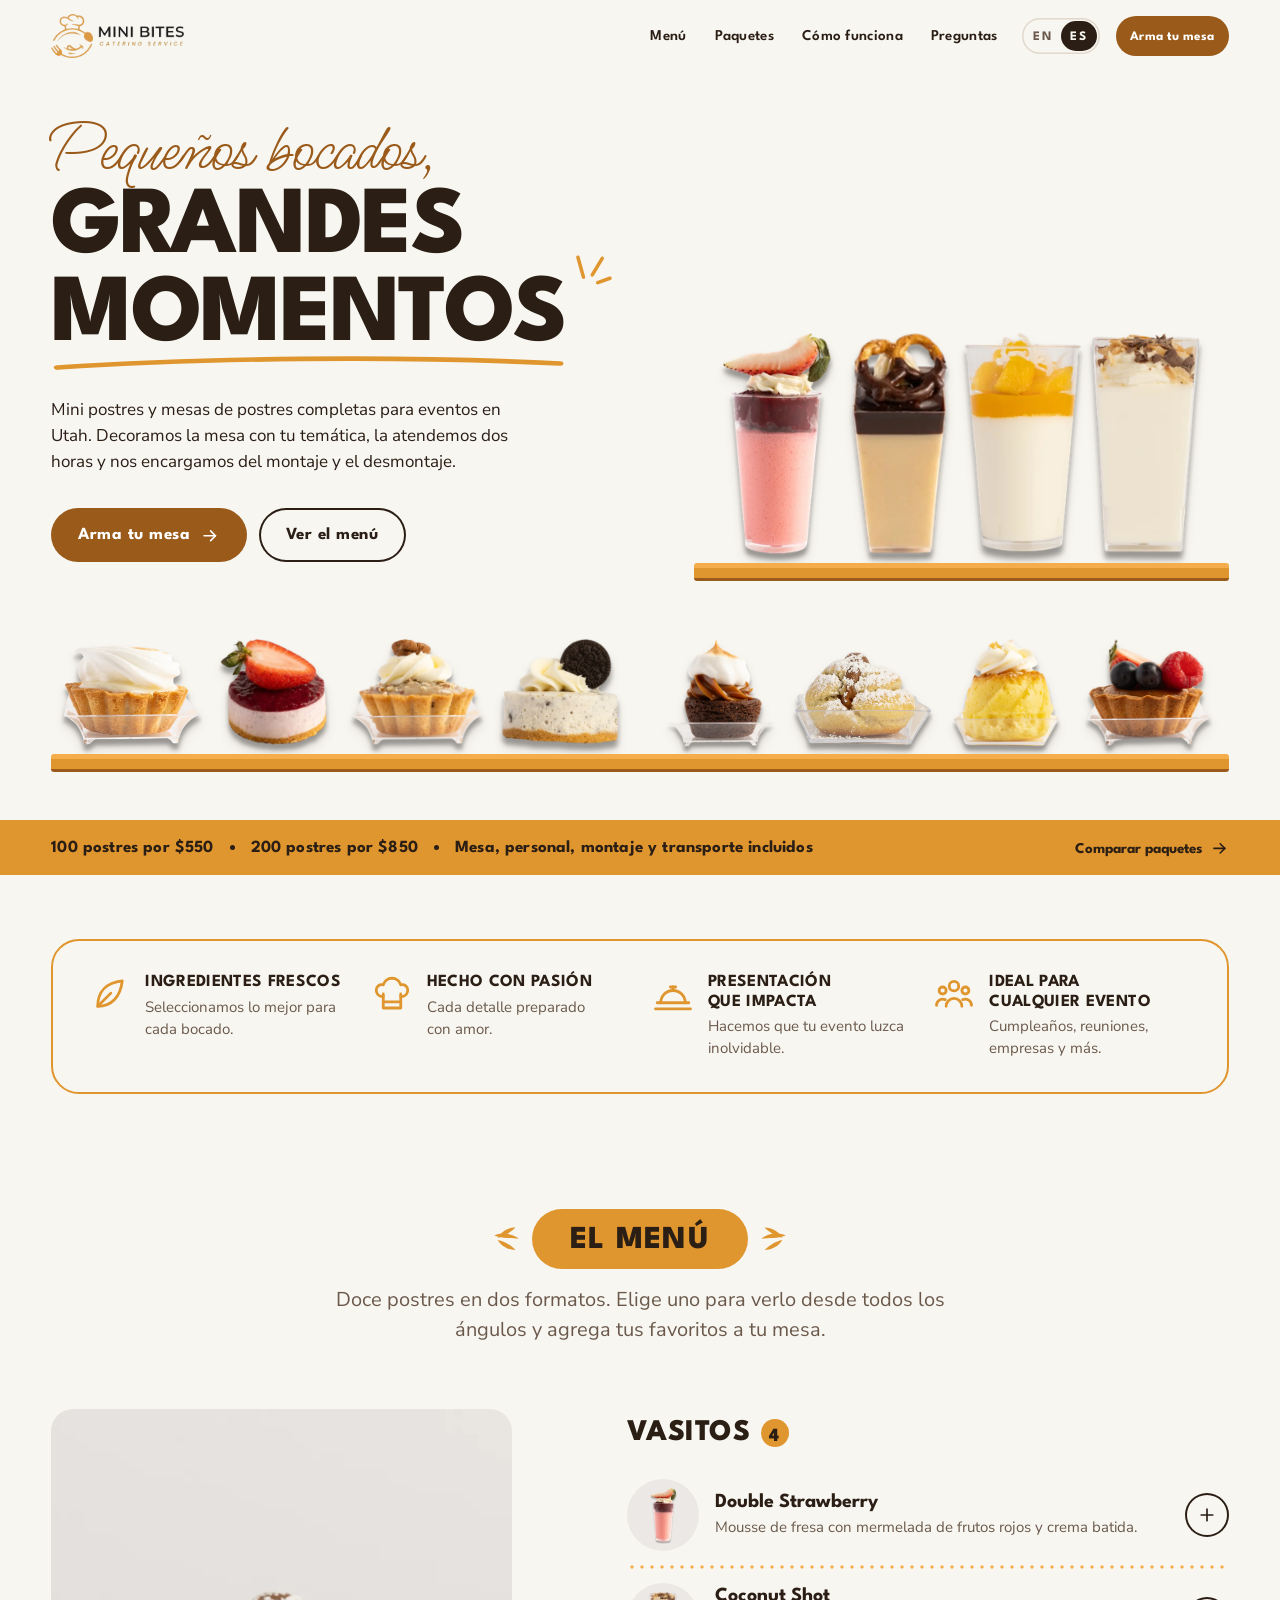
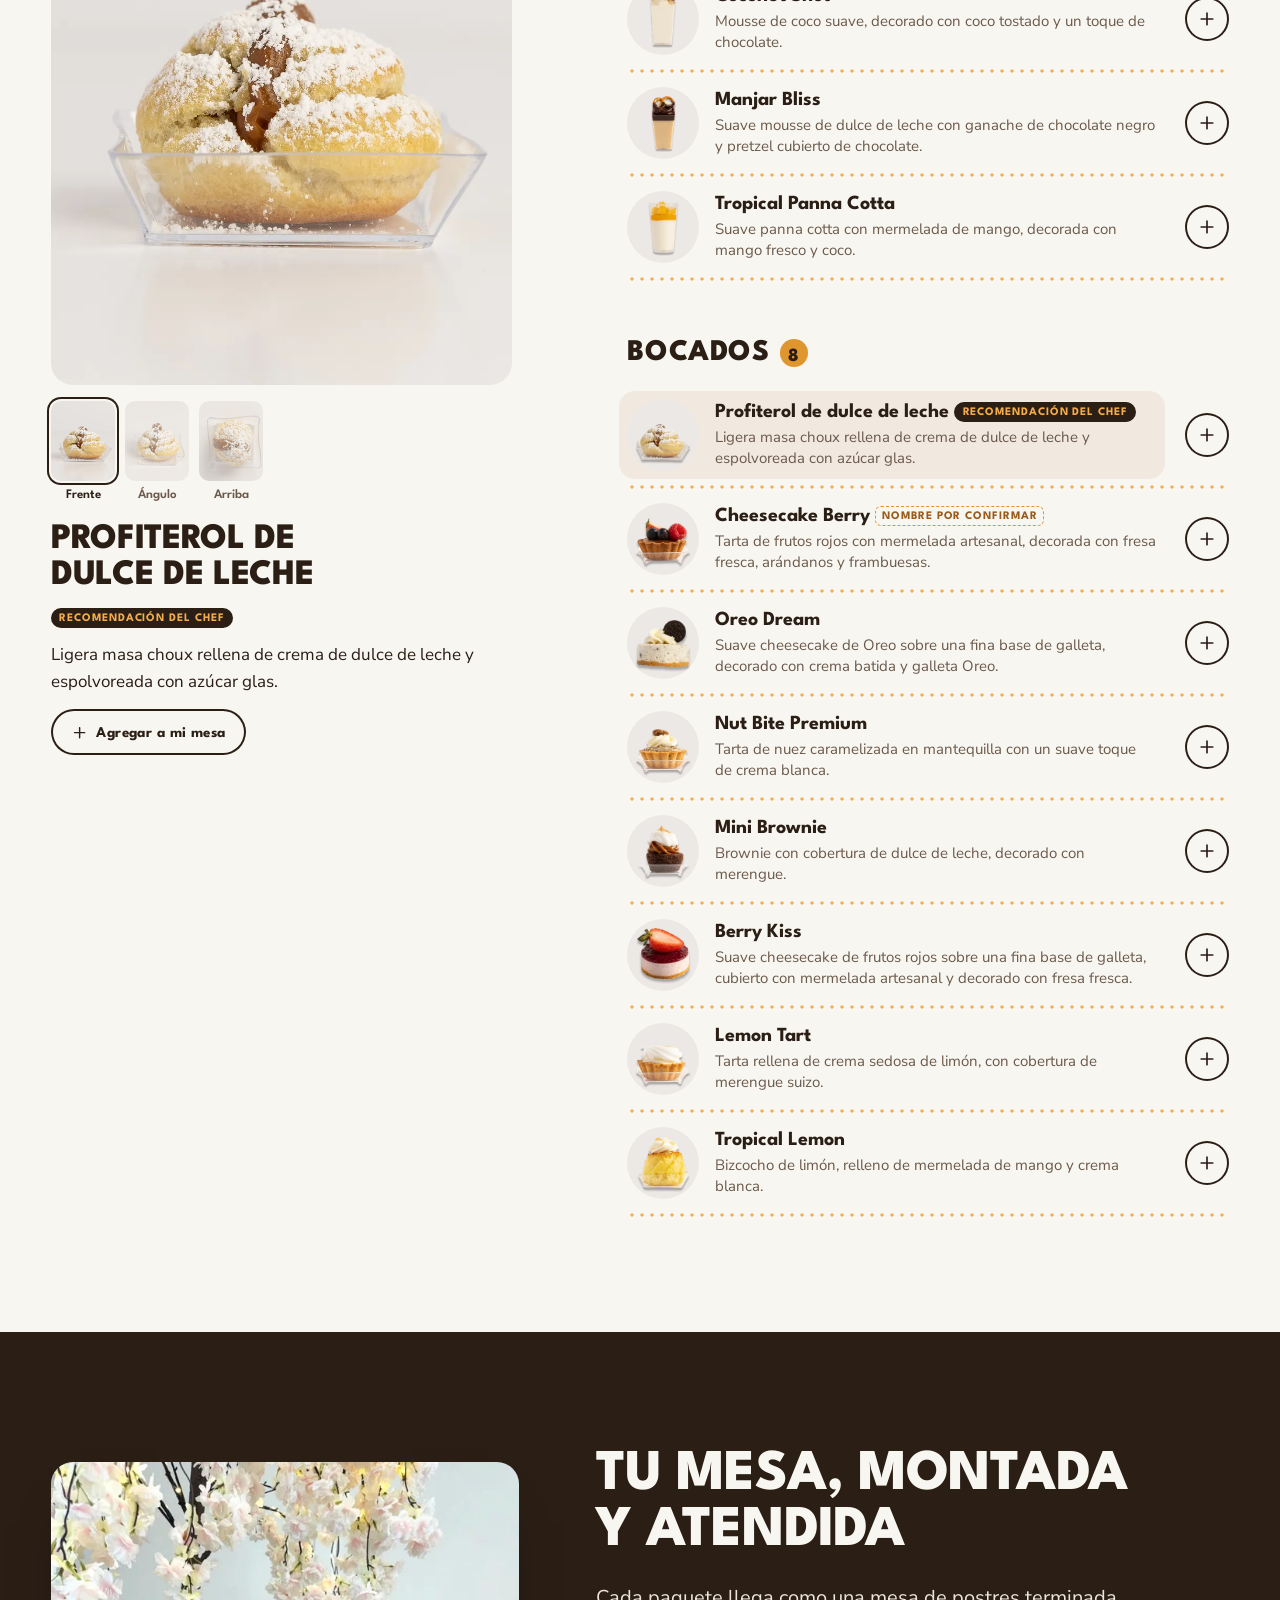
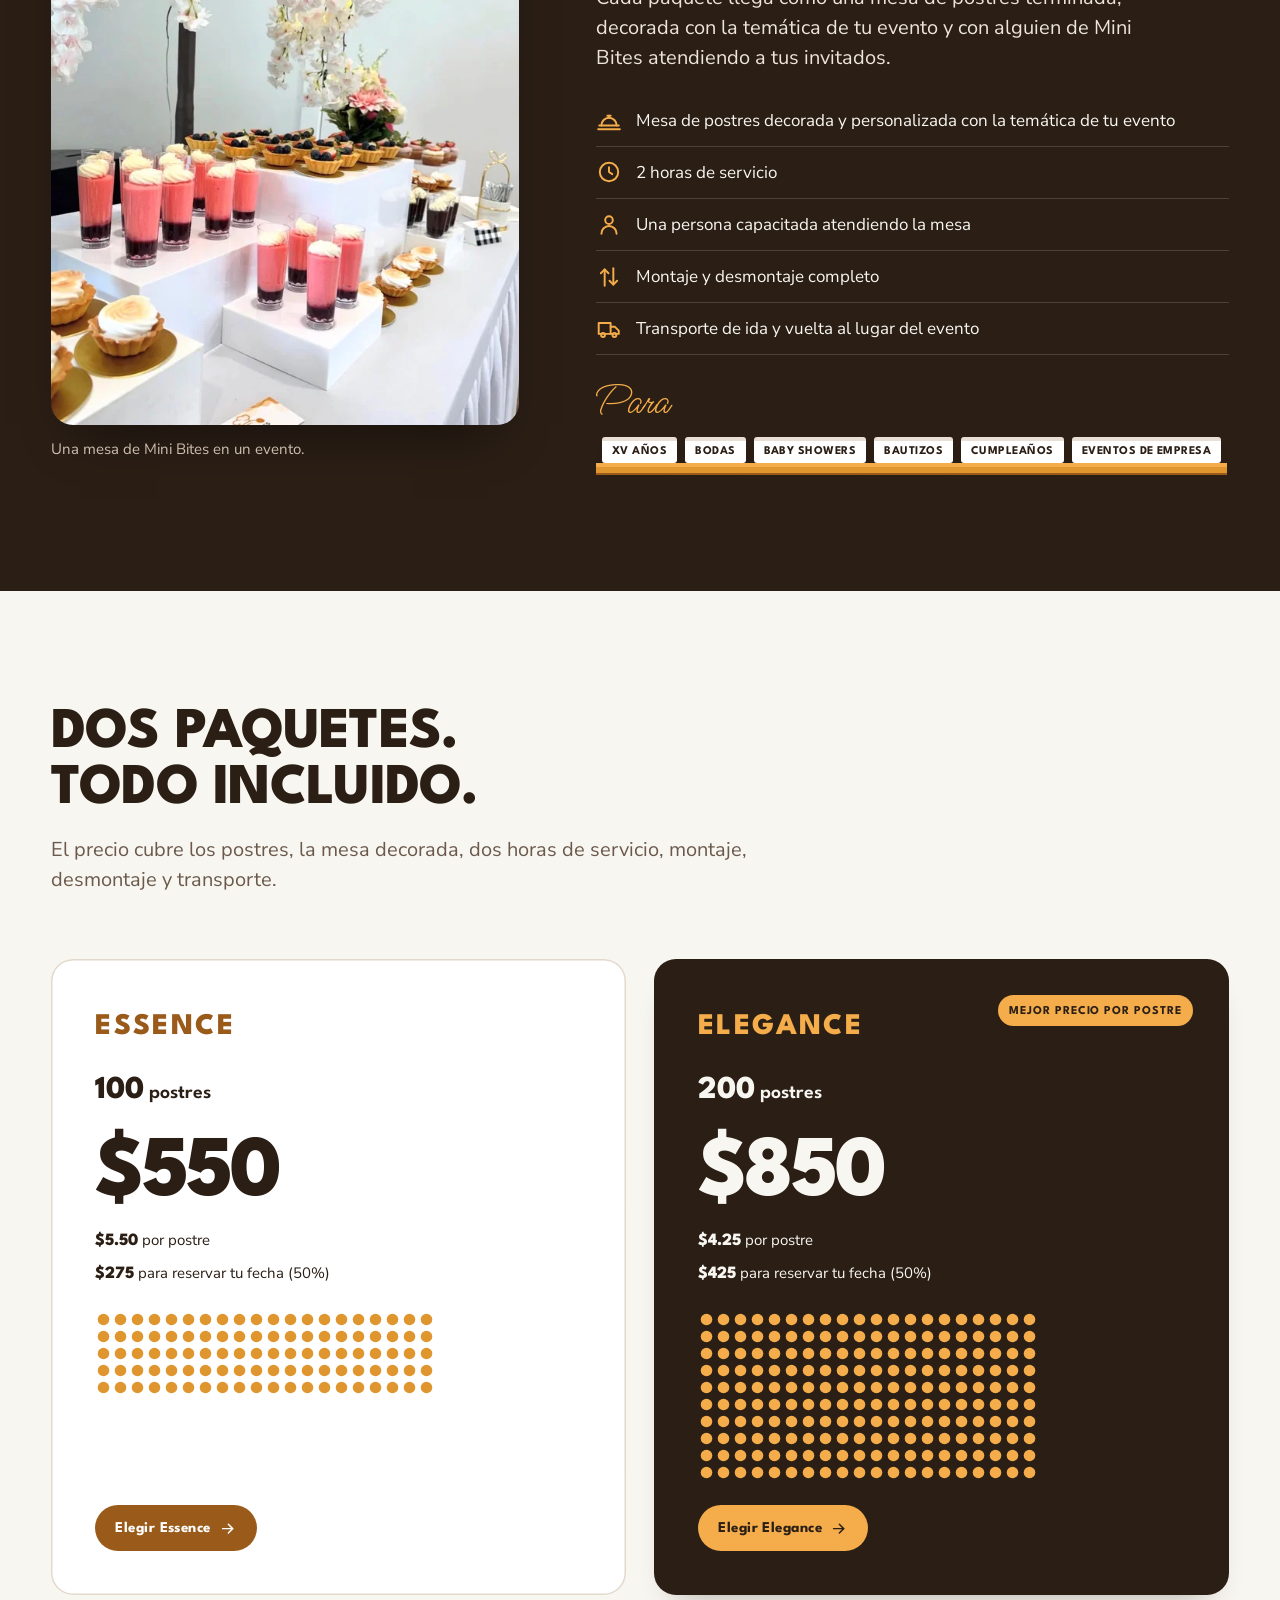
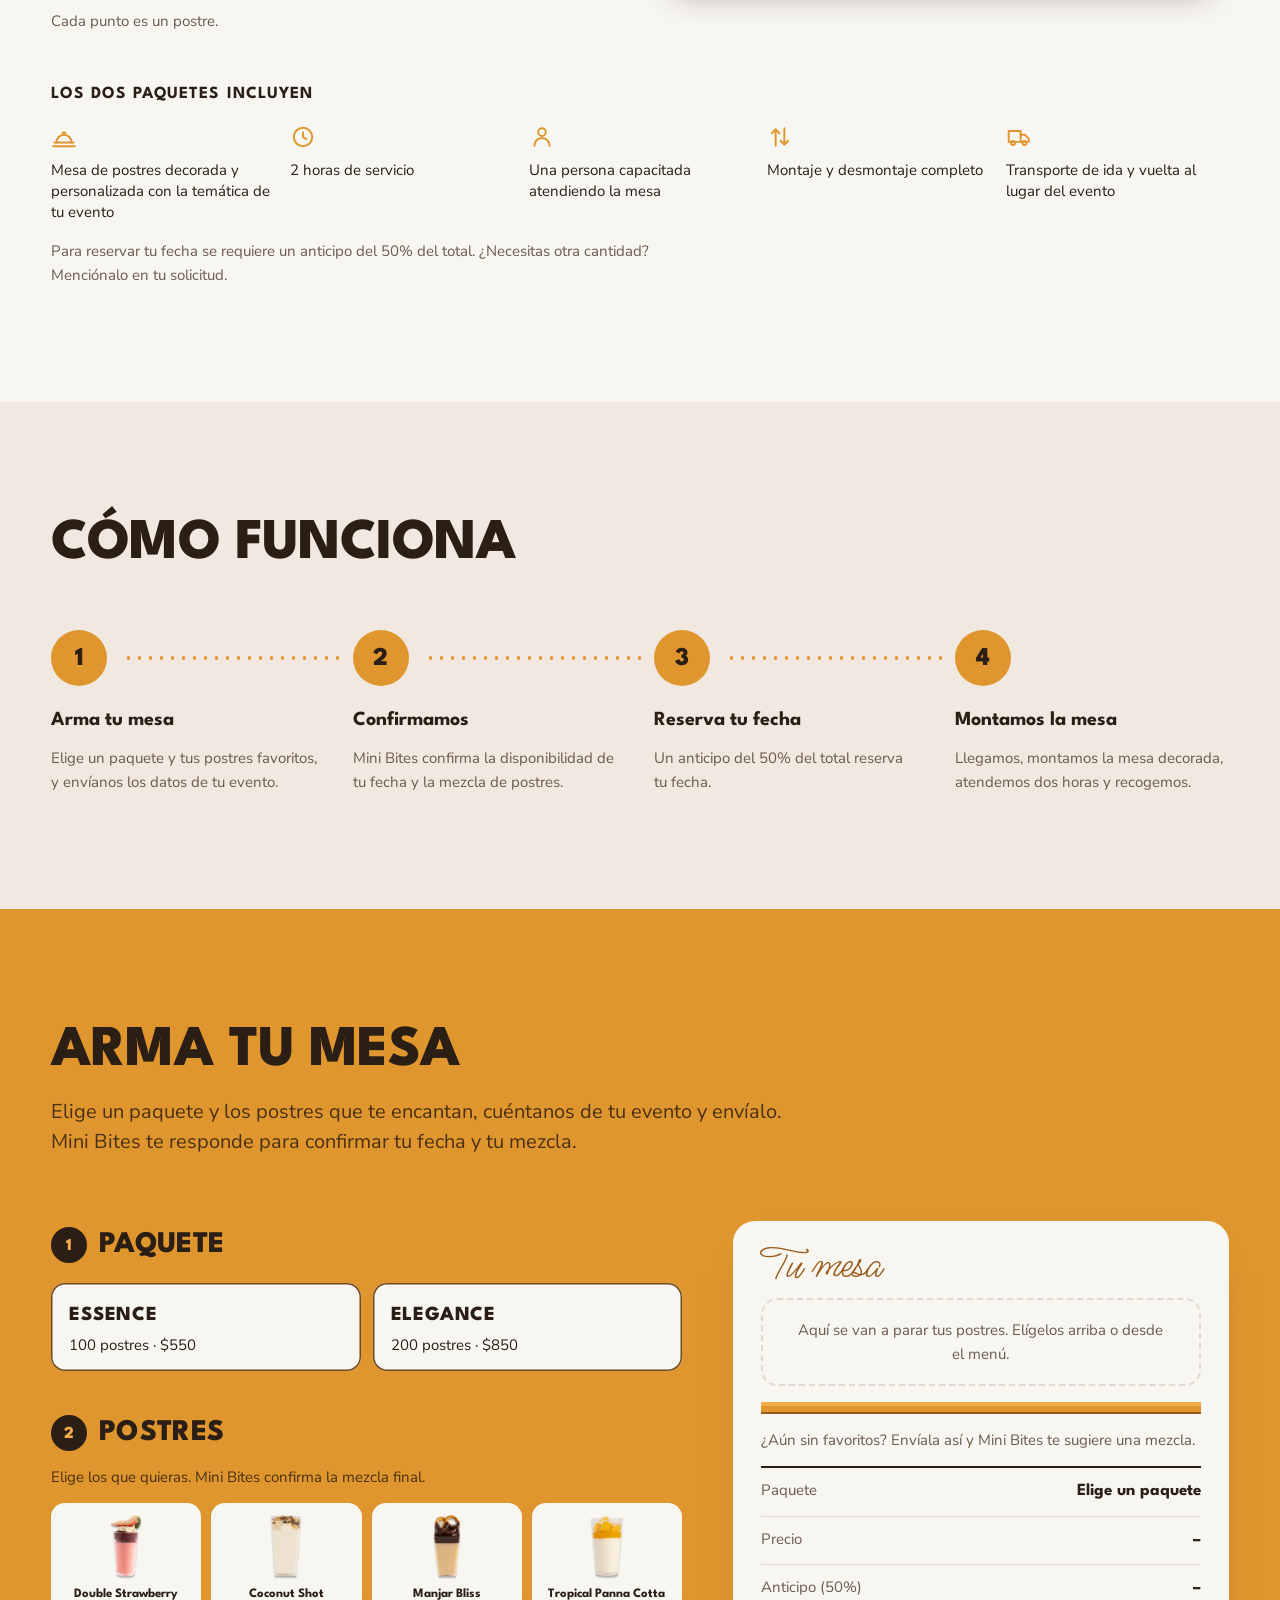
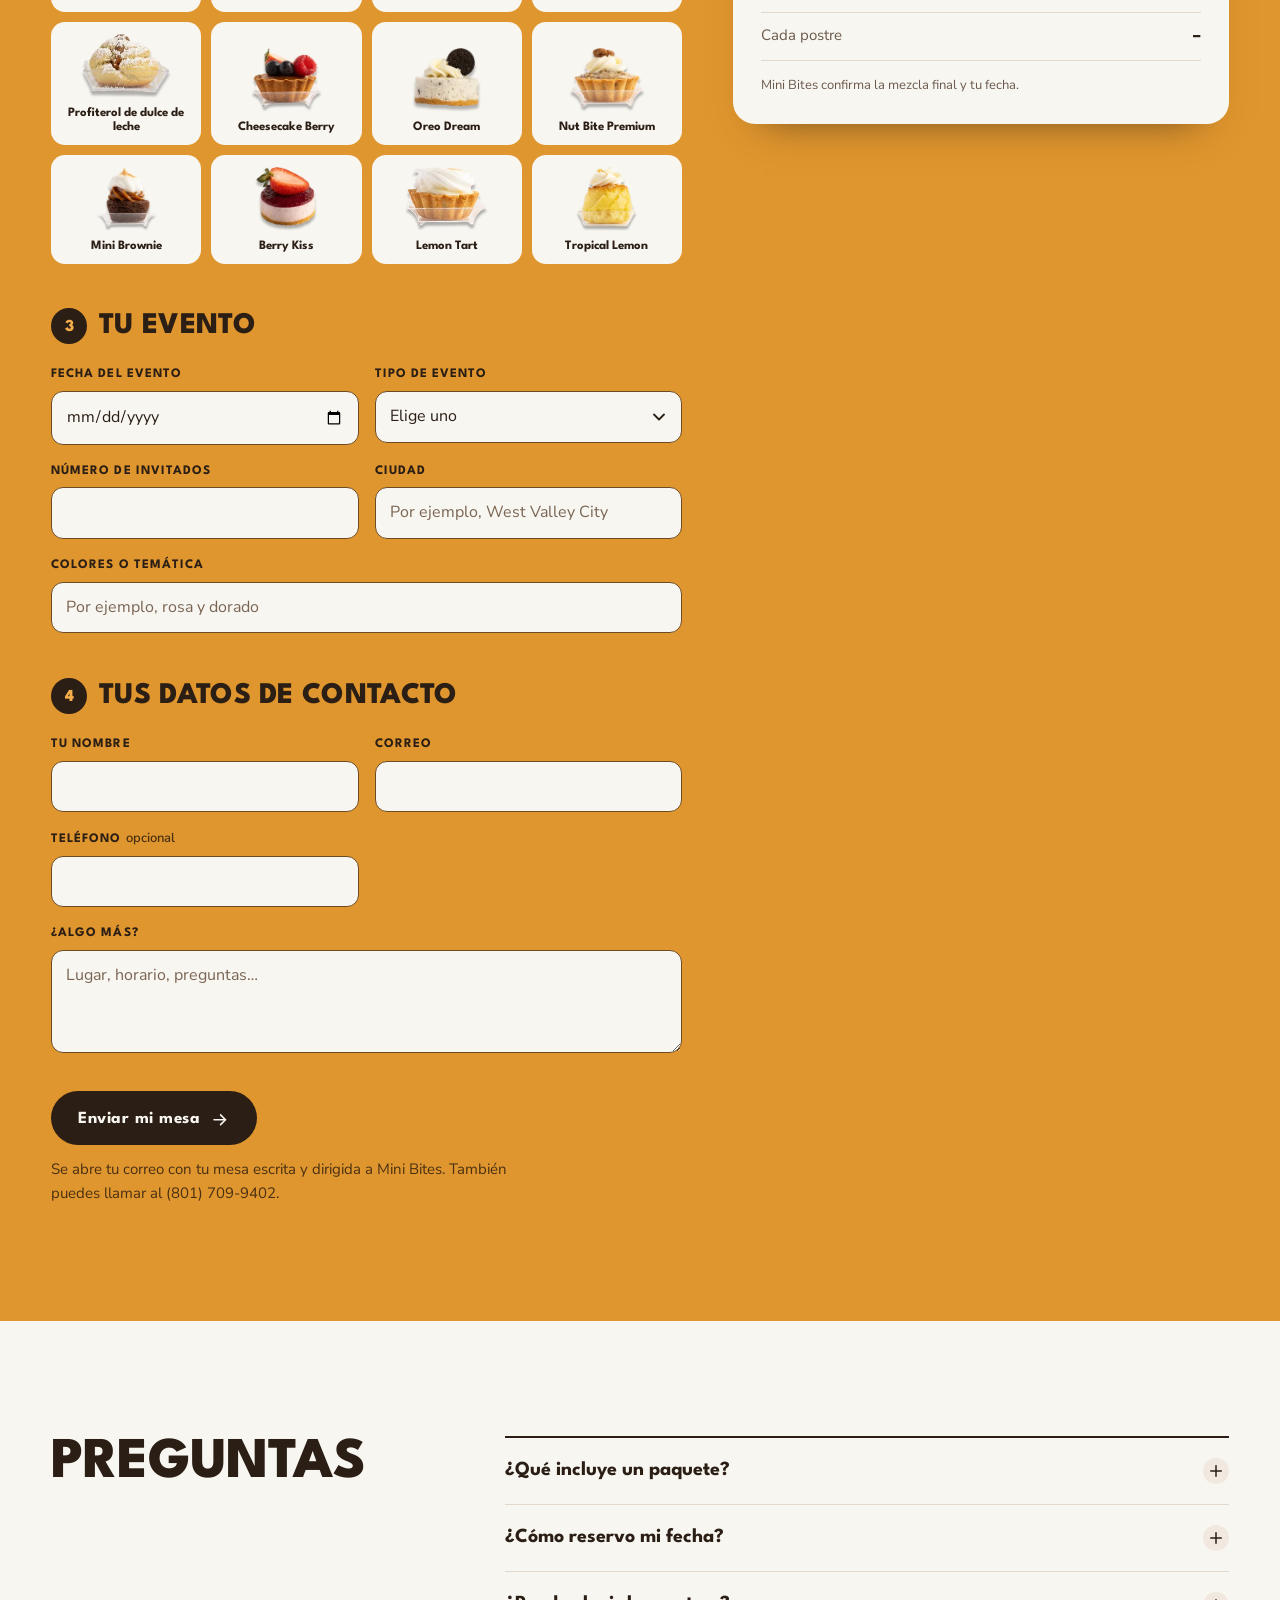
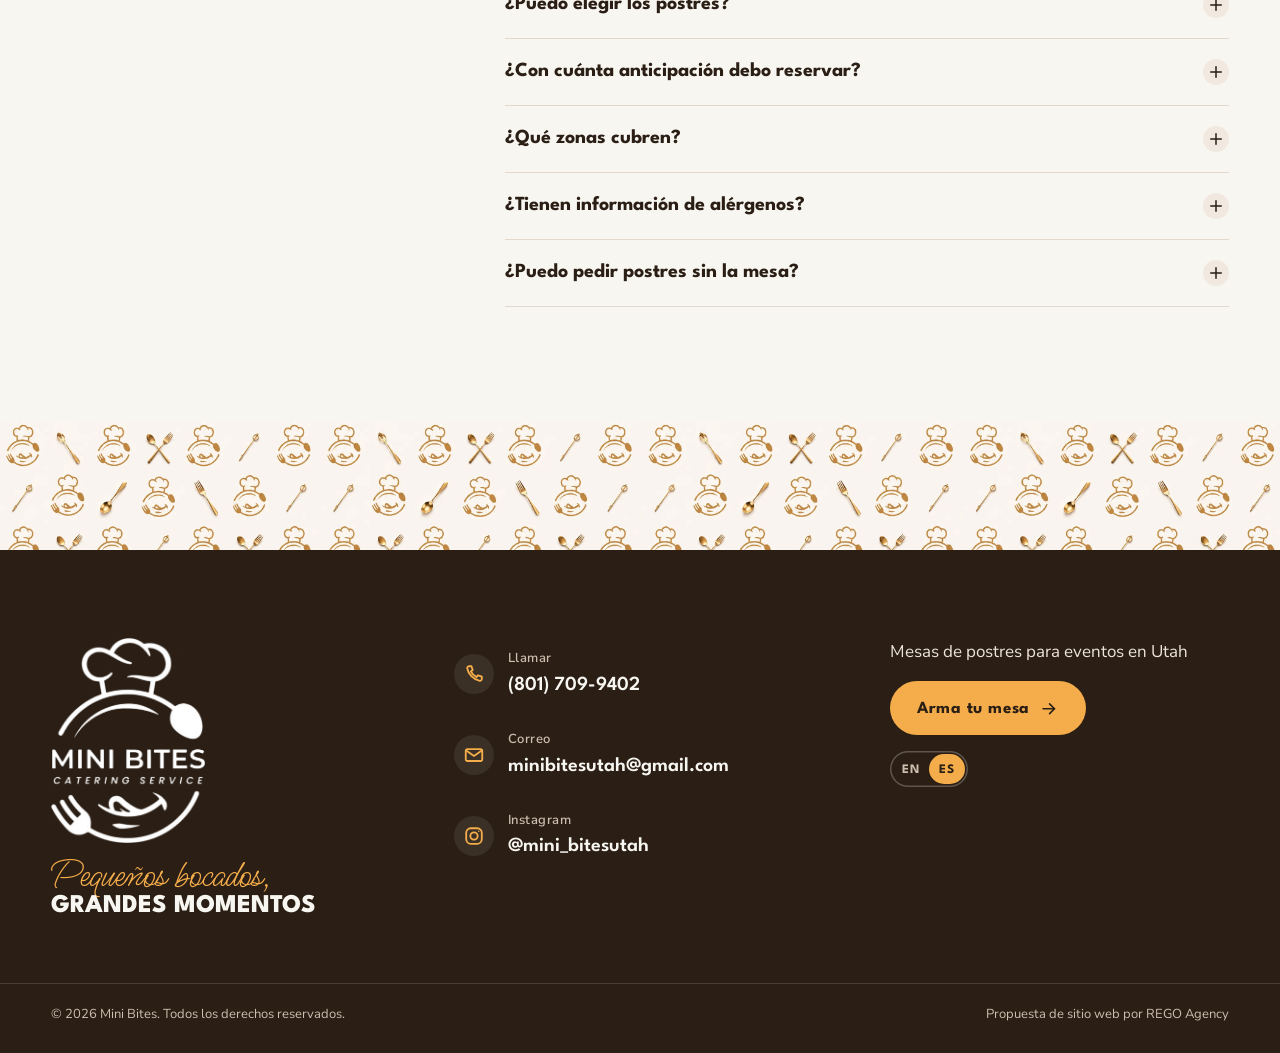
<file: es/index.html>
<!doctype html>
<html lang="es">
<head>
<meta charset="utf-8">
<meta name="viewport" content="width=device-width, initial-scale=1, viewport-fit=cover">
<title>Mini Bites | Mesas de postres y mini postres para eventos en Utah</title>
<meta name="description" content="Mini postres y mesas de postres completas para eventos en Utah. 100 postres por $550 o 200 por $850, con mesa decorada, personal, montaje y transporte incluidos.">
<meta name="robots" content="noindex, nofollow">
<link rel="canonical" href="https://rolz-royz.github.io/minibites-propuesta/es/">
<link rel="alternate" hreflang="en" href="https://rolz-royz.github.io/minibites-propuesta/">
<link rel="alternate" hreflang="es" href="https://rolz-royz.github.io/minibites-propuesta/es/">
<link rel="alternate" hreflang="x-default" href="https://rolz-royz.github.io/minibites-propuesta/">
<meta property="og:type" content="website">
<meta property="og:title" content="Mini Bites | Mesas de postres y mini postres para eventos en Utah">
<meta property="og:description" content="Mini postres y mesas de postres completas para eventos en Utah. 100 postres por $550 o 200 por $850, con mesa decorada, personal, montaje y transporte incluidos.">
<meta property="og:image" content="https://rolz-royz.github.io/minibites-propuesta/assets/img/compartir.jpg">
<meta property="og:locale" content="es_US">
<meta name="theme-color" content="#F8F6F1">
<link rel="icon" type="image/png" sizes="32x32" href="../assets/img/favicon-32.png">
<link rel="apple-touch-icon" href="../assets/img/apple-touch-icon.png">
<link rel="preconnect" href="https://fonts.googleapis.com">
<link rel="preconnect" href="https://fonts.gstatic.com" crossorigin>
<link rel="stylesheet" href="https://fonts.googleapis.com/css2?family=League+Spartan:wght@500;600;700;800&family=Ms+Madi&family=Nunito+Sans:opsz,wght@6..12,400;6..12,600;6..12,700;6..12,800&display=swap">
<link rel="stylesheet" href="../assets/css/site.css?v=mv6139o1">
<script type="application/ld+json">{"@context":"https://schema.org","@type":"FoodEstablishment","name":"Mini Bites","description":"Mini postres y mesas de postres completas para eventos en Utah. 100 postres por $550 o 200 por $850, con mesa decorada, personal, montaje y transporte incluidos.","telephone":"+1-801-709-9402","email":"minibitesutah@gmail.com","areaServed":{"@type":"State","name":"Utah"},"sameAs":["https://www.instagram.com/mini_bitesutah/"],"servesCuisine":"Desserts","makesOffer":[{"@type":"Offer","name":"Essence: 100 postres","price":550,"priceCurrency":"USD"},{"@type":"Offer","name":"Elegance: 200 postres","price":850,"priceCurrency":"USD"}],"url":"https://rolz-royz.github.io/minibites-propuesta/es/","image":"https://rolz-royz.github.io/minibites-propuesta/assets/img/compartir.jpg"}</script>
</head>
<body data-lang="es" data-endpoint="" data-email="minibitesutah@gmail.com">
<a class="skip" href="#main">Saltar al contenido</a>

<header class="top" id="top">
  <div class="wrap top-row">
    <a class="brand" href="#main"><img src="../assets/img/firma.webp" width="361" height="120" alt="Mini Bites, Catering Service"></a>
    <nav class="nav" id="nav" aria-label="Menú">
      <a href="#menu">Menú</a>
      <a href="#packages">Paquetes</a>
      <a href="#how">Cómo funciona</a>
      <a href="#faq">Preguntas</a>
    </nav>
    <div class="top-actions">
      <div class="lang" role="group" aria-label="Idioma">
        <a href="../" hreflang="en" lang="en" data-lang-link>EN</a>
        <span aria-current="true">ES</span>
      </div>
      <a class="btn btn-primary btn-sm top-cta" href="#build">Arma tu mesa</a>
      <button class="nav-toggle" type="button" aria-expanded="false" aria-controls="nav" data-open="Abrir menú" data-close="Cerrar menú" aria-label="Abrir menú"><svg class="i i-menu" viewBox="0 0 24 24" fill="none" stroke="currentColor" stroke-width="2" stroke-linecap="round" stroke-linejoin="round" aria-hidden="true" focusable="false"><path d="M4 7h16M4 12h16M4 17h16"/></svg><svg class="i i-close" viewBox="0 0 24 24" fill="none" stroke="currentColor" stroke-width="2" stroke-linecap="round" stroke-linejoin="round" aria-hidden="true" focusable="false"><path d="M6 6l12 12M18 6 6 18"/></svg></button>
    </div>
  </div>
</header>

<main id="main">
  <section class="hero" aria-labelledby="hero-title">
    <div class="wrap hero-grid">
      <div class="hero-copy">
        <h1 id="hero-title"><span class="script">Pequeños bocados,</span> <span class="display">Grandes <span class="swoosh">momentos<svg class="sparks" viewBox="0 0 40 40" aria-hidden="true" focusable="false"><path d="M14 30 9 12"/><path d="M22 28l9-15"/><path d="M27 35l11-4"/></svg></span></span></h1>
        <p class="hero-sub">Mini postres y mesas de postres completas para eventos en Utah. Decoramos la mesa con tu temática, la atendemos dos horas y nos encargamos del montaje y el desmontaje.</p>
        <div class="hero-actions">
          <a class="btn btn-primary btn-lg" href="#build">Arma tu mesa<svg class="i" viewBox="0 0 24 24" fill="none" stroke="currentColor" stroke-width="2" stroke-linecap="round" stroke-linejoin="round" aria-hidden="true" focusable="false"><path d="M5 12h14"/><path d="m13 6 6 6-6 6"/></svg></a>
          <a class="btn btn-ghost btn-lg" href="#menu">Ver el menú</a>
        </div>
      </div>
      <div class="stand stand--top" role="group" aria-label="Los doce postres de Mini Bites">
        <ul class="shelf shelf--cups">
        <li><a class="dessert dessert--cup" href="#d-double-strawberry" data-slug="double-strawberry" style="--i:0">
          <img src="../assets/img/postres/double-strawberry.webp" width="277" height="560" alt="" fetchpriority="high">
          <span class="tent">Double Strawberry</span>
        </a></li>
        <li><a class="dessert dessert--cup" href="#d-manjar-bliss" data-slug="manjar-bliss" style="--i:1">
          <img src="../assets/img/postres/manjar-bliss.webp" width="246" height="560" alt="" fetchpriority="high">
          <span class="tent">Manjar Bliss</span>
        </a></li>
        <li><a class="dessert dessert--cup" href="#d-tropical-panna-cotta" data-slug="tropical-panna-cotta" style="--i:2">
          <img src="../assets/img/postres/tropical-panna-cotta.webp" width="300" height="560" alt="" fetchpriority="high">
          <span class="tent">Tropical Panna Cotta</span>
        </a></li>
        <li><a class="dessert dessert--cup" href="#d-coconut-shot" data-slug="coconut-shot" style="--i:3">
          <img src="../assets/img/postres/coconut-shot.webp" width="280" height="560" alt="" fetchpriority="high">
          <span class="tent">Coconut Shot</span>
        </a></li>
        </ul>
      </div>
    </div>
    <div class="wrap">
      <div class="stand stand--bottom">
      <ul class="shelf shelf--bites">
        <li><a class="dessert dessert--bite" href="#d-lemon-tart" data-slug="lemon-tart" style="--i:4">
          <img src="../assets/img/postres/lemon-tart.webp" width="560" height="429" alt="" fetchpriority="high">
          <span class="tent">Lemon Tart</span>
        </a></li>
        <li><a class="dessert dessert--bite" href="#d-berry-kiss" data-slug="berry-kiss" style="--i:5">
          <img src="../assets/img/postres/berry-kiss.webp" width="544" height="560" alt="" fetchpriority="high">
          <span class="tent">Berry Kiss</span>
        </a></li>
        <li><a class="dessert dessert--bite" href="#d-nut-bite" data-slug="nut-bite" style="--i:6">
          <img src="../assets/img/postres/nut-bite.webp" width="560" height="472" alt="" fetchpriority="high">
          <span class="tent">Nut Bite Premium</span>
        </a></li>
        <li><a class="dessert dessert--bite" href="#d-oreo-dream" data-slug="oreo-dream" style="--i:7">
          <img src="../assets/img/postres/oreo-dream.webp" width="560" height="519" alt="" fetchpriority="high">
          <span class="tent">Oreo Dream</span>
        </a></li>
      </ul>
      <ul class="shelf shelf--bites">
        <li><a class="dessert dessert--bite" href="#d-mini-brownie" data-slug="mini-brownie" style="--i:8">
          <img src="../assets/img/postres/mini-brownie.webp" width="534" height="560" alt="" fetchpriority="high">
          <span class="tent">Mini Brownie</span>
        </a></li>
        <li><a class="dessert dessert--bite" href="#d-profiterol" data-slug="profiterol" style="--i:9">
          <img src="../assets/img/postres/profiterol.webp" width="560" height="401" alt="" fetchpriority="high">
          <span class="tent">Profiterol de dulce de leche</span>
        </a></li>
        <li><a class="dessert dessert--bite" href="#d-tropical-lemon" data-slug="tropical-lemon" style="--i:10">
          <img src="../assets/img/postres/tropical-lemon.webp" width="535" height="560" alt="" fetchpriority="high">
          <span class="tent">Tropical Lemon</span>
        </a></li>
        <li><a class="dessert dessert--bite" href="#d-cheesecake-berry" data-slug="cheesecake-berry" style="--i:11">
          <img src="../assets/img/postres/cheesecake-berry.webp" width="560" height="499" alt="" fetchpriority="high">
          <span class="tent">Cheesecake Berry</span>
        </a></li>
      </ul>
      </div>
    </div>
    <div class="strip">
      <div class="wrap strip-row">
        <p><span>100 postres por $550</span><span>200 postres por $850</span><span>Mesa, personal, montaje y transporte incluidos</span></p>
        <a href="#packages">Comparar paquetes<svg class="i" viewBox="0 0 24 24" fill="none" stroke="currentColor" stroke-width="2" stroke-linecap="round" stroke-linejoin="round" aria-hidden="true" focusable="false"><path d="M5 12h14"/><path d="m13 6 6 6-6 6"/></svg></a>
      </div>
    </div>
  </section>

  <section class="pillars-wrap" aria-label="Mini Bites">
    <div class="wrap">
      <ul class="pillars">
        <li><svg class="i i-pillar" viewBox="0 0 24 24" fill="none" stroke="currentColor" stroke-width="2" stroke-linecap="round" stroke-linejoin="round" aria-hidden="true" focusable="false"><path d="M5 19c0-8.5 5-13.5 14-14.5-1 9-6 14.5-14 14.5z"/><path d="M5 19l7.5-7.5"/></svg><div><h2>Ingredientes frescos</h2><p>Seleccionamos lo mejor para cada bocado.</p></div></li>
        <li><svg class="i i-pillar" viewBox="0 0 24 24" fill="none" stroke="currentColor" stroke-width="2" stroke-linecap="round" stroke-linejoin="round" aria-hidden="true" focusable="false"><path d="M7 13.5c-2.5 0-4-1.7-4-3.7S4.7 6.3 7 6.8C7.6 4.6 9.6 3 12 3s4.4 1.6 5 3.8c2.3-.5 4 1 4 3s-1.5 3.7-4 3.7"/><path d="M7 12v8h10v-8"/><path d="M7 16.5h10"/></svg><div><h2>Hecho con pasión</h2><p>Cada detalle preparado con amor.</p></div></li>
        <li><svg class="i i-pillar" viewBox="0 0 24 24" fill="none" stroke="currentColor" stroke-width="2" stroke-linecap="round" stroke-linejoin="round" aria-hidden="true" focusable="false"><path d="M3 17h18"/><path d="M5 17a7 7 0 0 1 14 0"/><path d="M12 10V8"/><path d="M10.5 8h3"/><path d="M2 20.5h20"/></svg><div><h2>Presentación que impacta</h2><p>Hacemos que tu evento luzca inolvidable.</p></div></li>
        <li><svg class="i i-pillar" viewBox="0 0 24 24" fill="none" stroke="currentColor" stroke-width="2" stroke-linecap="round" stroke-linejoin="round" aria-hidden="true" focusable="false"><circle cx="12" cy="7.5" r="2.7"/><circle cx="5.5" cy="10" r="2"/><circle cx="18.5" cy="10" r="2"/><path d="M7.5 19a4.5 4.5 0 0 1 9 0"/><path d="M2 18.5a3.6 3.6 0 0 1 5-3.3"/><path d="M22 18.5a3.6 3.6 0 0 0-5-3.3"/></svg><div><h2>Ideal para cualquier evento</h2><p>Cumpleaños, reuniones, empresas y más.</p></div></li>
      </ul>
    </div>
  </section>

  <section class="menu" id="menu" aria-labelledby="menu-title">
    <div class="wrap">
      <div class="sec-head">
        <h2 id="menu-title" class="pill-title"><svg class="drops" viewBox="0 0 34 30" aria-hidden="true" focusable="false"><path d="M33 15c-6-5-15-6-22-3 7 3 16 2 22 3z"/><path d="M30 5c-7 0-13 4-16 9 6-1 12-5 16-9z"/><path d="M30 25c-4-4-10-8-16-9 3 5 9 9 16 9z"/></svg><span>El menú</span><svg class="drops flip" viewBox="0 0 34 30" aria-hidden="true" focusable="false"><path d="M33 15c-6-5-15-6-22-3 7 3 16 2 22 3z"/><path d="M30 5c-7 0-13 4-16 9 6-1 12-5 16-9z"/><path d="M30 25c-4-4-10-8-16-9 3 5 9 9 16 9z"/></svg></h2>
        <p>Doce postres en dos formatos. Elige uno para verlo desde todos los ángulos y agrega tus favoritos a tu mesa.</p>
      </div>
      <div class="menu-grid">
        <div class="stage" aria-live="polite">
          <div class="stage-photo"><img id="stage-img" src="../assets/img/fotos/profiterol-frente.webp" width="880" height="1100" alt="Profiterol de dulce de leche, frente"></div>
          <div class="angles" id="stage-angles" role="group" aria-label="Viendo">
            <button type="button" aria-pressed="true" data-i="0"><img src="../assets/img/fotos/profiterol-frente.webp" width="880" height="1100" alt=""><span>Frente</span></button><button type="button" aria-pressed="false" data-i="1"><img src="../assets/img/fotos/profiterol-angulo.webp" width="880" height="1100" alt=""><span>Ángulo</span></button><button type="button" aria-pressed="false" data-i="2"><img src="../assets/img/fotos/profiterol-arriba.webp" width="880" height="1100" alt=""><span>Arriba</span></button>
          </div>
          <div class="stage-info">
            <h3 id="stage-name">Profiterol de dulce de leche</h3>
            <p class="stage-chef" id="stage-chef"><span class="chef">Recomendación del chef</span></p>
            <p id="stage-desc">Ligera masa choux rellena de crema de dulce de leche y espolvoreada con azúcar glas.</p>
            <button class="btn btn-add" type="button" id="stage-add" data-add="profiterol" aria-pressed="false"><span class="when-off"><svg class="i" viewBox="0 0 24 24" fill="none" stroke="currentColor" stroke-width="2" stroke-linecap="round" stroke-linejoin="round" aria-hidden="true" focusable="false"><path d="M12 5v14M5 12h14"/></svg>Agregar a mi mesa</span><span class="when-on"><svg class="i" viewBox="0 0 24 24" fill="none" stroke="currentColor" stroke-width="2" stroke-linecap="round" stroke-linejoin="round" aria-hidden="true" focusable="false"><path d="m5 12.5 4.5 4.5L19 7.5"/></svg>En mi mesa</span></button>
          </div>
        </div>
        <div class="menu-lists">
          <div class="menu-group">
            <h3 class="group-title">Vasitos <span>4</span></h3>
            <ol class="menu-list">
          <li class="menu-item" id="d-double-strawberry" data-slug="double-strawberry" data-name="Double Strawberry" data-desc="Mousse de fresa con mermelada de frutos rojos y crema batida." data-photos='[{&quot;src&quot;:&quot;../assets/img/fotos/double-strawberry-frente.webp&quot;,&quot;w&quot;:880,&quot;h&quot;:1100,&quot;label&quot;:&quot;Frente&quot;},{&quot;src&quot;:&quot;../assets/img/fotos/double-strawberry-angulo.webp&quot;,&quot;w&quot;:880,&quot;h&quot;:1100,&quot;label&quot;:&quot;Ángulo&quot;},{&quot;src&quot;:&quot;../assets/img/fotos/double-strawberry-arriba.webp&quot;,&quot;w&quot;:880,&quot;h&quot;:1100,&quot;label&quot;:&quot;Arriba&quot;}]'>
            <button class="item-main" type="button" aria-expanded="false" aria-controls="det-double-strawberry">
              <span class="item-thumb"><img src="../assets/img/postres/double-strawberry-sm.webp" width="79" height="160" alt="" loading="lazy"></span>
              <span class="item-text">
                <span class="item-name">Double Strawberry</span>
                <span class="item-desc">Mousse de fresa con mermelada de frutos rojos y crema batida.</span>
              </span>
            </button>
            <button class="add" type="button" data-add="double-strawberry" aria-pressed="false" aria-label="Agregar Double Strawberry a mi mesa" data-label-add="Agregar Double Strawberry a mi mesa" data-label-remove="Quitar Double Strawberry de mi mesa"><svg class="i i-plus" viewBox="0 0 24 24" fill="none" stroke="currentColor" stroke-width="2" stroke-linecap="round" stroke-linejoin="round" aria-hidden="true" focusable="false"><path d="M12 5v14M5 12h14"/></svg><svg class="i i-check" viewBox="0 0 24 24" fill="none" stroke="currentColor" stroke-width="2" stroke-linecap="round" stroke-linejoin="round" aria-hidden="true" focusable="false"><path d="m5 12.5 4.5 4.5L19 7.5"/></svg></button>
            <div class="item-detail" id="det-double-strawberry" hidden>
              <div class="item-photos">
                <figure><img src="../assets/img/fotos/double-strawberry-frente.webp" width="880" height="1100" alt="Double Strawberry, frente" loading="lazy"><figcaption>Frente</figcaption></figure><figure><img src="../assets/img/fotos/double-strawberry-angulo.webp" width="880" height="1100" alt="Double Strawberry, ángulo" loading="lazy"><figcaption>Ángulo</figcaption></figure><figure><img src="../assets/img/fotos/double-strawberry-arriba.webp" width="880" height="1100" alt="Double Strawberry, arriba" loading="lazy"><figcaption>Arriba</figcaption></figure>
              </div>
              <button class="btn btn-add" type="button" data-add="double-strawberry" aria-pressed="false"><span class="when-off"><svg class="i" viewBox="0 0 24 24" fill="none" stroke="currentColor" stroke-width="2" stroke-linecap="round" stroke-linejoin="round" aria-hidden="true" focusable="false"><path d="M12 5v14M5 12h14"/></svg>Agregar a mi mesa</span><span class="when-on"><svg class="i" viewBox="0 0 24 24" fill="none" stroke="currentColor" stroke-width="2" stroke-linecap="round" stroke-linejoin="round" aria-hidden="true" focusable="false"><path d="m5 12.5 4.5 4.5L19 7.5"/></svg>En mi mesa</span></button>
            </div>
          </li>
          <li class="menu-item" id="d-coconut-shot" data-slug="coconut-shot" data-name="Coconut Shot" data-desc="Mousse de coco suave, decorado con coco tostado y un toque de chocolate." data-photos='[{&quot;src&quot;:&quot;../assets/img/fotos/coconut-shot-frente.webp&quot;,&quot;w&quot;:880,&quot;h&quot;:1100,&quot;label&quot;:&quot;Frente&quot;},{&quot;src&quot;:&quot;../assets/img/fotos/coconut-shot-angulo.webp&quot;,&quot;w&quot;:880,&quot;h&quot;:1100,&quot;label&quot;:&quot;Ángulo&quot;},{&quot;src&quot;:&quot;../assets/img/fotos/coconut-shot-arriba.webp&quot;,&quot;w&quot;:880,&quot;h&quot;:1100,&quot;label&quot;:&quot;Arriba&quot;}]'>
            <button class="item-main" type="button" aria-expanded="false" aria-controls="det-coconut-shot">
              <span class="item-thumb"><img src="../assets/img/postres/coconut-shot-sm.webp" width="80" height="160" alt="" loading="lazy"></span>
              <span class="item-text">
                <span class="item-name">Coconut Shot</span>
                <span class="item-desc">Mousse de coco suave, decorado con coco tostado y un toque de chocolate.</span>
              </span>
            </button>
            <button class="add" type="button" data-add="coconut-shot" aria-pressed="false" aria-label="Agregar Coconut Shot a mi mesa" data-label-add="Agregar Coconut Shot a mi mesa" data-label-remove="Quitar Coconut Shot de mi mesa"><svg class="i i-plus" viewBox="0 0 24 24" fill="none" stroke="currentColor" stroke-width="2" stroke-linecap="round" stroke-linejoin="round" aria-hidden="true" focusable="false"><path d="M12 5v14M5 12h14"/></svg><svg class="i i-check" viewBox="0 0 24 24" fill="none" stroke="currentColor" stroke-width="2" stroke-linecap="round" stroke-linejoin="round" aria-hidden="true" focusable="false"><path d="m5 12.5 4.5 4.5L19 7.5"/></svg></button>
            <div class="item-detail" id="det-coconut-shot" hidden>
              <div class="item-photos">
                <figure><img src="../assets/img/fotos/coconut-shot-frente.webp" width="880" height="1100" alt="Coconut Shot, frente" loading="lazy"><figcaption>Frente</figcaption></figure><figure><img src="../assets/img/fotos/coconut-shot-angulo.webp" width="880" height="1100" alt="Coconut Shot, ángulo" loading="lazy"><figcaption>Ángulo</figcaption></figure><figure><img src="../assets/img/fotos/coconut-shot-arriba.webp" width="880" height="1100" alt="Coconut Shot, arriba" loading="lazy"><figcaption>Arriba</figcaption></figure>
              </div>
              <button class="btn btn-add" type="button" data-add="coconut-shot" aria-pressed="false"><span class="when-off"><svg class="i" viewBox="0 0 24 24" fill="none" stroke="currentColor" stroke-width="2" stroke-linecap="round" stroke-linejoin="round" aria-hidden="true" focusable="false"><path d="M12 5v14M5 12h14"/></svg>Agregar a mi mesa</span><span class="when-on"><svg class="i" viewBox="0 0 24 24" fill="none" stroke="currentColor" stroke-width="2" stroke-linecap="round" stroke-linejoin="round" aria-hidden="true" focusable="false"><path d="m5 12.5 4.5 4.5L19 7.5"/></svg>En mi mesa</span></button>
            </div>
          </li>
          <li class="menu-item" id="d-manjar-bliss" data-slug="manjar-bliss" data-name="Manjar Bliss" data-desc="Suave mousse de dulce de leche con ganache de chocolate negro y pretzel cubierto de chocolate." data-photos='[{&quot;src&quot;:&quot;../assets/img/fotos/manjar-bliss-frente.webp&quot;,&quot;w&quot;:880,&quot;h&quot;:1100,&quot;label&quot;:&quot;Frente&quot;}]'>
            <button class="item-main" type="button" aria-expanded="false" aria-controls="det-manjar-bliss">
              <span class="item-thumb"><img src="../assets/img/postres/manjar-bliss-sm.webp" width="70" height="160" alt="" loading="lazy"></span>
              <span class="item-text">
                <span class="item-name">Manjar Bliss</span>
                <span class="item-desc">Suave mousse de dulce de leche con ganache de chocolate negro y pretzel cubierto de chocolate.</span>
              </span>
            </button>
            <button class="add" type="button" data-add="manjar-bliss" aria-pressed="false" aria-label="Agregar Manjar Bliss a mi mesa" data-label-add="Agregar Manjar Bliss a mi mesa" data-label-remove="Quitar Manjar Bliss de mi mesa"><svg class="i i-plus" viewBox="0 0 24 24" fill="none" stroke="currentColor" stroke-width="2" stroke-linecap="round" stroke-linejoin="round" aria-hidden="true" focusable="false"><path d="M12 5v14M5 12h14"/></svg><svg class="i i-check" viewBox="0 0 24 24" fill="none" stroke="currentColor" stroke-width="2" stroke-linecap="round" stroke-linejoin="round" aria-hidden="true" focusable="false"><path d="m5 12.5 4.5 4.5L19 7.5"/></svg></button>
            <div class="item-detail" id="det-manjar-bliss" hidden>
              <div class="item-photos">
                <figure><img src="../assets/img/fotos/manjar-bliss-frente.webp" width="880" height="1100" alt="Manjar Bliss, frente" loading="lazy"><figcaption>Frente</figcaption></figure>
              </div>
              <button class="btn btn-add" type="button" data-add="manjar-bliss" aria-pressed="false"><span class="when-off"><svg class="i" viewBox="0 0 24 24" fill="none" stroke="currentColor" stroke-width="2" stroke-linecap="round" stroke-linejoin="round" aria-hidden="true" focusable="false"><path d="M12 5v14M5 12h14"/></svg>Agregar a mi mesa</span><span class="when-on"><svg class="i" viewBox="0 0 24 24" fill="none" stroke="currentColor" stroke-width="2" stroke-linecap="round" stroke-linejoin="round" aria-hidden="true" focusable="false"><path d="m5 12.5 4.5 4.5L19 7.5"/></svg>En mi mesa</span></button>
            </div>
          </li>
          <li class="menu-item" id="d-tropical-panna-cotta" data-slug="tropical-panna-cotta" data-name="Tropical Panna Cotta" data-desc="Suave panna cotta con mermelada de mango, decorada con mango fresco y coco." data-photos='[{&quot;src&quot;:&quot;../assets/img/fotos/tropical-panna-cotta-frente.webp&quot;,&quot;w&quot;:880,&quot;h&quot;:1100,&quot;label&quot;:&quot;Frente&quot;},{&quot;src&quot;:&quot;../assets/img/fotos/tropical-panna-cotta-angulo.webp&quot;,&quot;w&quot;:880,&quot;h&quot;:1100,&quot;label&quot;:&quot;Ángulo&quot;},{&quot;src&quot;:&quot;../assets/img/fotos/tropical-panna-cotta-arriba.webp&quot;,&quot;w&quot;:880,&quot;h&quot;:1100,&quot;label&quot;:&quot;Arriba&quot;}]'>
            <button class="item-main" type="button" aria-expanded="false" aria-controls="det-tropical-panna-cotta">
              <span class="item-thumb"><img src="../assets/img/postres/tropical-panna-cotta-sm.webp" width="86" height="160" alt="" loading="lazy"></span>
              <span class="item-text">
                <span class="item-name">Tropical Panna Cotta</span>
                <span class="item-desc">Suave panna cotta con mermelada de mango, decorada con mango fresco y coco.</span>
              </span>
            </button>
            <button class="add" type="button" data-add="tropical-panna-cotta" aria-pressed="false" aria-label="Agregar Tropical Panna Cotta a mi mesa" data-label-add="Agregar Tropical Panna Cotta a mi mesa" data-label-remove="Quitar Tropical Panna Cotta de mi mesa"><svg class="i i-plus" viewBox="0 0 24 24" fill="none" stroke="currentColor" stroke-width="2" stroke-linecap="round" stroke-linejoin="round" aria-hidden="true" focusable="false"><path d="M12 5v14M5 12h14"/></svg><svg class="i i-check" viewBox="0 0 24 24" fill="none" stroke="currentColor" stroke-width="2" stroke-linecap="round" stroke-linejoin="round" aria-hidden="true" focusable="false"><path d="m5 12.5 4.5 4.5L19 7.5"/></svg></button>
            <div class="item-detail" id="det-tropical-panna-cotta" hidden>
              <div class="item-photos">
                <figure><img src="../assets/img/fotos/tropical-panna-cotta-frente.webp" width="880" height="1100" alt="Tropical Panna Cotta, frente" loading="lazy"><figcaption>Frente</figcaption></figure><figure><img src="../assets/img/fotos/tropical-panna-cotta-angulo.webp" width="880" height="1100" alt="Tropical Panna Cotta, ángulo" loading="lazy"><figcaption>Ángulo</figcaption></figure><figure><img src="../assets/img/fotos/tropical-panna-cotta-arriba.webp" width="880" height="1100" alt="Tropical Panna Cotta, arriba" loading="lazy"><figcaption>Arriba</figcaption></figure>
              </div>
              <button class="btn btn-add" type="button" data-add="tropical-panna-cotta" aria-pressed="false"><span class="when-off"><svg class="i" viewBox="0 0 24 24" fill="none" stroke="currentColor" stroke-width="2" stroke-linecap="round" stroke-linejoin="round" aria-hidden="true" focusable="false"><path d="M12 5v14M5 12h14"/></svg>Agregar a mi mesa</span><span class="when-on"><svg class="i" viewBox="0 0 24 24" fill="none" stroke="currentColor" stroke-width="2" stroke-linecap="round" stroke-linejoin="round" aria-hidden="true" focusable="false"><path d="m5 12.5 4.5 4.5L19 7.5"/></svg>En mi mesa</span></button>
            </div>
          </li>
            </ol>
          </div>
          <div class="menu-group">
            <h3 class="group-title">Bocados <span>8</span></h3>
            <ol class="menu-list">
          <li class="menu-item" id="d-profiterol" data-slug="profiterol" data-name="Profiterol de dulce de leche" data-desc="Ligera masa choux rellena de crema de dulce de leche y espolvoreada con azúcar glas." data-chef="1" data-photos='[{&quot;src&quot;:&quot;../assets/img/fotos/profiterol-frente.webp&quot;,&quot;w&quot;:880,&quot;h&quot;:1100,&quot;label&quot;:&quot;Frente&quot;},{&quot;src&quot;:&quot;../assets/img/fotos/profiterol-angulo.webp&quot;,&quot;w&quot;:880,&quot;h&quot;:1100,&quot;label&quot;:&quot;Ángulo&quot;},{&quot;src&quot;:&quot;../assets/img/fotos/profiterol-arriba.webp&quot;,&quot;w&quot;:880,&quot;h&quot;:1100,&quot;label&quot;:&quot;Arriba&quot;}]'>
            <button class="item-main" type="button" aria-expanded="false" aria-controls="det-profiterol">
              <span class="item-thumb"><img src="../assets/img/postres/profiterol-sm.webp" width="160" height="114" alt="" loading="lazy"></span>
              <span class="item-text">
                <span class="item-name">Profiterol de dulce de leche <span class="chef">Recomendación del chef</span></span>
                <span class="item-desc">Ligera masa choux rellena de crema de dulce de leche y espolvoreada con azúcar glas.</span>
              </span>
            </button>
            <button class="add" type="button" data-add="profiterol" aria-pressed="false" aria-label="Agregar Profiterol de dulce de leche a mi mesa" data-label-add="Agregar Profiterol de dulce de leche a mi mesa" data-label-remove="Quitar Profiterol de dulce de leche de mi mesa"><svg class="i i-plus" viewBox="0 0 24 24" fill="none" stroke="currentColor" stroke-width="2" stroke-linecap="round" stroke-linejoin="round" aria-hidden="true" focusable="false"><path d="M12 5v14M5 12h14"/></svg><svg class="i i-check" viewBox="0 0 24 24" fill="none" stroke="currentColor" stroke-width="2" stroke-linecap="round" stroke-linejoin="round" aria-hidden="true" focusable="false"><path d="m5 12.5 4.5 4.5L19 7.5"/></svg></button>
            <div class="item-detail" id="det-profiterol" hidden>
              <div class="item-photos">
                <figure><img src="../assets/img/fotos/profiterol-frente.webp" width="880" height="1100" alt="Profiterol de dulce de leche, frente" loading="lazy"><figcaption>Frente</figcaption></figure><figure><img src="../assets/img/fotos/profiterol-angulo.webp" width="880" height="1100" alt="Profiterol de dulce de leche, ángulo" loading="lazy"><figcaption>Ángulo</figcaption></figure><figure><img src="../assets/img/fotos/profiterol-arriba.webp" width="880" height="1100" alt="Profiterol de dulce de leche, arriba" loading="lazy"><figcaption>Arriba</figcaption></figure>
              </div>
              <button class="btn btn-add" type="button" data-add="profiterol" aria-pressed="false"><span class="when-off"><svg class="i" viewBox="0 0 24 24" fill="none" stroke="currentColor" stroke-width="2" stroke-linecap="round" stroke-linejoin="round" aria-hidden="true" focusable="false"><path d="M12 5v14M5 12h14"/></svg>Agregar a mi mesa</span><span class="when-on"><svg class="i" viewBox="0 0 24 24" fill="none" stroke="currentColor" stroke-width="2" stroke-linecap="round" stroke-linejoin="round" aria-hidden="true" focusable="false"><path d="m5 12.5 4.5 4.5L19 7.5"/></svg>En mi mesa</span></button>
            </div>
          </li>
          <li class="menu-item" id="d-cheesecake-berry" data-slug="cheesecake-berry" data-name="Cheesecake Berry" data-desc="Tarta de frutos rojos con mermelada artesanal, decorada con fresa fresca, arándanos y frambuesas." data-tbc="1" data-photos='[{&quot;src&quot;:&quot;../assets/img/fotos/cheesecake-berry-frente.webp&quot;,&quot;w&quot;:880,&quot;h&quot;:1100,&quot;label&quot;:&quot;Frente&quot;},{&quot;src&quot;:&quot;../assets/img/fotos/cheesecake-berry-angulo.webp&quot;,&quot;w&quot;:880,&quot;h&quot;:1100,&quot;label&quot;:&quot;Ángulo&quot;},{&quot;src&quot;:&quot;../assets/img/fotos/cheesecake-berry-arriba.webp&quot;,&quot;w&quot;:880,&quot;h&quot;:1100,&quot;label&quot;:&quot;Arriba&quot;}]'>
            <button class="item-main" type="button" aria-expanded="false" aria-controls="det-cheesecake-berry">
              <span class="item-thumb"><img src="../assets/img/postres/cheesecake-berry-sm.webp" width="160" height="143" alt="" loading="lazy"></span>
              <span class="item-text">
                <span class="item-name">Cheesecake Berry <span class="tbc">Nombre por confirmar</span></span>
                <span class="item-desc">Tarta de frutos rojos con mermelada artesanal, decorada con fresa fresca, arándanos y frambuesas.</span>
              </span>
            </button>
            <button class="add" type="button" data-add="cheesecake-berry" aria-pressed="false" aria-label="Agregar Cheesecake Berry a mi mesa" data-label-add="Agregar Cheesecake Berry a mi mesa" data-label-remove="Quitar Cheesecake Berry de mi mesa"><svg class="i i-plus" viewBox="0 0 24 24" fill="none" stroke="currentColor" stroke-width="2" stroke-linecap="round" stroke-linejoin="round" aria-hidden="true" focusable="false"><path d="M12 5v14M5 12h14"/></svg><svg class="i i-check" viewBox="0 0 24 24" fill="none" stroke="currentColor" stroke-width="2" stroke-linecap="round" stroke-linejoin="round" aria-hidden="true" focusable="false"><path d="m5 12.5 4.5 4.5L19 7.5"/></svg></button>
            <div class="item-detail" id="det-cheesecake-berry" hidden>
              <div class="item-photos">
                <figure><img src="../assets/img/fotos/cheesecake-berry-frente.webp" width="880" height="1100" alt="Cheesecake Berry, frente" loading="lazy"><figcaption>Frente</figcaption></figure><figure><img src="../assets/img/fotos/cheesecake-berry-angulo.webp" width="880" height="1100" alt="Cheesecake Berry, ángulo" loading="lazy"><figcaption>Ángulo</figcaption></figure><figure><img src="../assets/img/fotos/cheesecake-berry-arriba.webp" width="880" height="1100" alt="Cheesecake Berry, arriba" loading="lazy"><figcaption>Arriba</figcaption></figure>
              </div>
              <button class="btn btn-add" type="button" data-add="cheesecake-berry" aria-pressed="false"><span class="when-off"><svg class="i" viewBox="0 0 24 24" fill="none" stroke="currentColor" stroke-width="2" stroke-linecap="round" stroke-linejoin="round" aria-hidden="true" focusable="false"><path d="M12 5v14M5 12h14"/></svg>Agregar a mi mesa</span><span class="when-on"><svg class="i" viewBox="0 0 24 24" fill="none" stroke="currentColor" stroke-width="2" stroke-linecap="round" stroke-linejoin="round" aria-hidden="true" focusable="false"><path d="m5 12.5 4.5 4.5L19 7.5"/></svg>En mi mesa</span></button>
            </div>
          </li>
          <li class="menu-item" id="d-oreo-dream" data-slug="oreo-dream" data-name="Oreo Dream" data-desc="Suave cheesecake de Oreo sobre una fina base de galleta, decorado con crema batida y galleta Oreo." data-photos='[{&quot;src&quot;:&quot;../assets/img/fotos/oreo-dream-frente.webp&quot;,&quot;w&quot;:880,&quot;h&quot;:1100,&quot;label&quot;:&quot;Frente&quot;},{&quot;src&quot;:&quot;../assets/img/fotos/oreo-dream-angulo.webp&quot;,&quot;w&quot;:880,&quot;h&quot;:1100,&quot;label&quot;:&quot;Ángulo&quot;},{&quot;src&quot;:&quot;../assets/img/fotos/oreo-dream-arriba.webp&quot;,&quot;w&quot;:880,&quot;h&quot;:1100,&quot;label&quot;:&quot;Arriba&quot;}]'>
            <button class="item-main" type="button" aria-expanded="false" aria-controls="det-oreo-dream">
              <span class="item-thumb"><img src="../assets/img/postres/oreo-dream-sm.webp" width="160" height="148" alt="" loading="lazy"></span>
              <span class="item-text">
                <span class="item-name">Oreo Dream</span>
                <span class="item-desc">Suave cheesecake de Oreo sobre una fina base de galleta, decorado con crema batida y galleta Oreo.</span>
              </span>
            </button>
            <button class="add" type="button" data-add="oreo-dream" aria-pressed="false" aria-label="Agregar Oreo Dream a mi mesa" data-label-add="Agregar Oreo Dream a mi mesa" data-label-remove="Quitar Oreo Dream de mi mesa"><svg class="i i-plus" viewBox="0 0 24 24" fill="none" stroke="currentColor" stroke-width="2" stroke-linecap="round" stroke-linejoin="round" aria-hidden="true" focusable="false"><path d="M12 5v14M5 12h14"/></svg><svg class="i i-check" viewBox="0 0 24 24" fill="none" stroke="currentColor" stroke-width="2" stroke-linecap="round" stroke-linejoin="round" aria-hidden="true" focusable="false"><path d="m5 12.5 4.5 4.5L19 7.5"/></svg></button>
            <div class="item-detail" id="det-oreo-dream" hidden>
              <div class="item-photos">
                <figure><img src="../assets/img/fotos/oreo-dream-frente.webp" width="880" height="1100" alt="Oreo Dream, frente" loading="lazy"><figcaption>Frente</figcaption></figure><figure><img src="../assets/img/fotos/oreo-dream-angulo.webp" width="880" height="1100" alt="Oreo Dream, ángulo" loading="lazy"><figcaption>Ángulo</figcaption></figure><figure><img src="../assets/img/fotos/oreo-dream-arriba.webp" width="880" height="1100" alt="Oreo Dream, arriba" loading="lazy"><figcaption>Arriba</figcaption></figure>
              </div>
              <button class="btn btn-add" type="button" data-add="oreo-dream" aria-pressed="false"><span class="when-off"><svg class="i" viewBox="0 0 24 24" fill="none" stroke="currentColor" stroke-width="2" stroke-linecap="round" stroke-linejoin="round" aria-hidden="true" focusable="false"><path d="M12 5v14M5 12h14"/></svg>Agregar a mi mesa</span><span class="when-on"><svg class="i" viewBox="0 0 24 24" fill="none" stroke="currentColor" stroke-width="2" stroke-linecap="round" stroke-linejoin="round" aria-hidden="true" focusable="false"><path d="m5 12.5 4.5 4.5L19 7.5"/></svg>En mi mesa</span></button>
            </div>
          </li>
          <li class="menu-item" id="d-nut-bite" data-slug="nut-bite" data-name="Nut Bite Premium" data-desc="Tarta de nuez caramelizada en mantequilla con un suave toque de crema blanca." data-photos='[{&quot;src&quot;:&quot;../assets/img/fotos/nut-bite-frente.webp&quot;,&quot;w&quot;:880,&quot;h&quot;:1100,&quot;label&quot;:&quot;Frente&quot;},{&quot;src&quot;:&quot;../assets/img/fotos/nut-bite-angulo.webp&quot;,&quot;w&quot;:880,&quot;h&quot;:1100,&quot;label&quot;:&quot;Ángulo&quot;},{&quot;src&quot;:&quot;../assets/img/fotos/nut-bite-arriba.webp&quot;,&quot;w&quot;:880,&quot;h&quot;:1100,&quot;label&quot;:&quot;Arriba&quot;}]'>
            <button class="item-main" type="button" aria-expanded="false" aria-controls="det-nut-bite">
              <span class="item-thumb"><img src="../assets/img/postres/nut-bite-sm.webp" width="160" height="135" alt="" loading="lazy"></span>
              <span class="item-text">
                <span class="item-name">Nut Bite Premium</span>
                <span class="item-desc">Tarta de nuez caramelizada en mantequilla con un suave toque de crema blanca.</span>
              </span>
            </button>
            <button class="add" type="button" data-add="nut-bite" aria-pressed="false" aria-label="Agregar Nut Bite Premium a mi mesa" data-label-add="Agregar Nut Bite Premium a mi mesa" data-label-remove="Quitar Nut Bite Premium de mi mesa"><svg class="i i-plus" viewBox="0 0 24 24" fill="none" stroke="currentColor" stroke-width="2" stroke-linecap="round" stroke-linejoin="round" aria-hidden="true" focusable="false"><path d="M12 5v14M5 12h14"/></svg><svg class="i i-check" viewBox="0 0 24 24" fill="none" stroke="currentColor" stroke-width="2" stroke-linecap="round" stroke-linejoin="round" aria-hidden="true" focusable="false"><path d="m5 12.5 4.5 4.5L19 7.5"/></svg></button>
            <div class="item-detail" id="det-nut-bite" hidden>
              <div class="item-photos">
                <figure><img src="../assets/img/fotos/nut-bite-frente.webp" width="880" height="1100" alt="Nut Bite Premium, frente" loading="lazy"><figcaption>Frente</figcaption></figure><figure><img src="../assets/img/fotos/nut-bite-angulo.webp" width="880" height="1100" alt="Nut Bite Premium, ángulo" loading="lazy"><figcaption>Ángulo</figcaption></figure><figure><img src="../assets/img/fotos/nut-bite-arriba.webp" width="880" height="1100" alt="Nut Bite Premium, arriba" loading="lazy"><figcaption>Arriba</figcaption></figure>
              </div>
              <button class="btn btn-add" type="button" data-add="nut-bite" aria-pressed="false"><span class="when-off"><svg class="i" viewBox="0 0 24 24" fill="none" stroke="currentColor" stroke-width="2" stroke-linecap="round" stroke-linejoin="round" aria-hidden="true" focusable="false"><path d="M12 5v14M5 12h14"/></svg>Agregar a mi mesa</span><span class="when-on"><svg class="i" viewBox="0 0 24 24" fill="none" stroke="currentColor" stroke-width="2" stroke-linecap="round" stroke-linejoin="round" aria-hidden="true" focusable="false"><path d="m5 12.5 4.5 4.5L19 7.5"/></svg>En mi mesa</span></button>
            </div>
          </li>
          <li class="menu-item" id="d-mini-brownie" data-slug="mini-brownie" data-name="Mini Brownie" data-desc="Brownie con cobertura de dulce de leche, decorado con merengue." data-photos='[{&quot;src&quot;:&quot;../assets/img/fotos/mini-brownie-frente.webp&quot;,&quot;w&quot;:880,&quot;h&quot;:1100,&quot;label&quot;:&quot;Frente&quot;},{&quot;src&quot;:&quot;../assets/img/fotos/mini-brownie-angulo.webp&quot;,&quot;w&quot;:880,&quot;h&quot;:1100,&quot;label&quot;:&quot;Ángulo&quot;},{&quot;src&quot;:&quot;../assets/img/fotos/mini-brownie-arriba.webp&quot;,&quot;w&quot;:880,&quot;h&quot;:1100,&quot;label&quot;:&quot;Arriba&quot;}]'>
            <button class="item-main" type="button" aria-expanded="false" aria-controls="det-mini-brownie">
              <span class="item-thumb"><img src="../assets/img/postres/mini-brownie-sm.webp" width="152" height="160" alt="" loading="lazy"></span>
              <span class="item-text">
                <span class="item-name">Mini Brownie</span>
                <span class="item-desc">Brownie con cobertura de dulce de leche, decorado con merengue.</span>
              </span>
            </button>
            <button class="add" type="button" data-add="mini-brownie" aria-pressed="false" aria-label="Agregar Mini Brownie a mi mesa" data-label-add="Agregar Mini Brownie a mi mesa" data-label-remove="Quitar Mini Brownie de mi mesa"><svg class="i i-plus" viewBox="0 0 24 24" fill="none" stroke="currentColor" stroke-width="2" stroke-linecap="round" stroke-linejoin="round" aria-hidden="true" focusable="false"><path d="M12 5v14M5 12h14"/></svg><svg class="i i-check" viewBox="0 0 24 24" fill="none" stroke="currentColor" stroke-width="2" stroke-linecap="round" stroke-linejoin="round" aria-hidden="true" focusable="false"><path d="m5 12.5 4.5 4.5L19 7.5"/></svg></button>
            <div class="item-detail" id="det-mini-brownie" hidden>
              <div class="item-photos">
                <figure><img src="../assets/img/fotos/mini-brownie-frente.webp" width="880" height="1100" alt="Mini Brownie, frente" loading="lazy"><figcaption>Frente</figcaption></figure><figure><img src="../assets/img/fotos/mini-brownie-angulo.webp" width="880" height="1100" alt="Mini Brownie, ángulo" loading="lazy"><figcaption>Ángulo</figcaption></figure><figure><img src="../assets/img/fotos/mini-brownie-arriba.webp" width="880" height="1100" alt="Mini Brownie, arriba" loading="lazy"><figcaption>Arriba</figcaption></figure>
              </div>
              <button class="btn btn-add" type="button" data-add="mini-brownie" aria-pressed="false"><span class="when-off"><svg class="i" viewBox="0 0 24 24" fill="none" stroke="currentColor" stroke-width="2" stroke-linecap="round" stroke-linejoin="round" aria-hidden="true" focusable="false"><path d="M12 5v14M5 12h14"/></svg>Agregar a mi mesa</span><span class="when-on"><svg class="i" viewBox="0 0 24 24" fill="none" stroke="currentColor" stroke-width="2" stroke-linecap="round" stroke-linejoin="round" aria-hidden="true" focusable="false"><path d="m5 12.5 4.5 4.5L19 7.5"/></svg>En mi mesa</span></button>
            </div>
          </li>
          <li class="menu-item" id="d-berry-kiss" data-slug="berry-kiss" data-name="Berry Kiss" data-desc="Suave cheesecake de frutos rojos sobre una fina base de galleta, cubierto con mermelada artesanal y decorado con fresa fresca." data-photos='[{&quot;src&quot;:&quot;../assets/img/fotos/berry-kiss-frente.webp&quot;,&quot;w&quot;:880,&quot;h&quot;:1100,&quot;label&quot;:&quot;Frente&quot;}]'>
            <button class="item-main" type="button" aria-expanded="false" aria-controls="det-berry-kiss">
              <span class="item-thumb"><img src="../assets/img/postres/berry-kiss-sm.webp" width="155" height="160" alt="" loading="lazy"></span>
              <span class="item-text">
                <span class="item-name">Berry Kiss</span>
                <span class="item-desc">Suave cheesecake de frutos rojos sobre una fina base de galleta, cubierto con mermelada artesanal y decorado con fresa fresca.</span>
              </span>
            </button>
            <button class="add" type="button" data-add="berry-kiss" aria-pressed="false" aria-label="Agregar Berry Kiss a mi mesa" data-label-add="Agregar Berry Kiss a mi mesa" data-label-remove="Quitar Berry Kiss de mi mesa"><svg class="i i-plus" viewBox="0 0 24 24" fill="none" stroke="currentColor" stroke-width="2" stroke-linecap="round" stroke-linejoin="round" aria-hidden="true" focusable="false"><path d="M12 5v14M5 12h14"/></svg><svg class="i i-check" viewBox="0 0 24 24" fill="none" stroke="currentColor" stroke-width="2" stroke-linecap="round" stroke-linejoin="round" aria-hidden="true" focusable="false"><path d="m5 12.5 4.5 4.5L19 7.5"/></svg></button>
            <div class="item-detail" id="det-berry-kiss" hidden>
              <div class="item-photos">
                <figure><img src="../assets/img/fotos/berry-kiss-frente.webp" width="880" height="1100" alt="Berry Kiss, frente" loading="lazy"><figcaption>Frente</figcaption></figure>
              </div>
              <button class="btn btn-add" type="button" data-add="berry-kiss" aria-pressed="false"><span class="when-off"><svg class="i" viewBox="0 0 24 24" fill="none" stroke="currentColor" stroke-width="2" stroke-linecap="round" stroke-linejoin="round" aria-hidden="true" focusable="false"><path d="M12 5v14M5 12h14"/></svg>Agregar a mi mesa</span><span class="when-on"><svg class="i" viewBox="0 0 24 24" fill="none" stroke="currentColor" stroke-width="2" stroke-linecap="round" stroke-linejoin="round" aria-hidden="true" focusable="false"><path d="m5 12.5 4.5 4.5L19 7.5"/></svg>En mi mesa</span></button>
            </div>
          </li>
          <li class="menu-item" id="d-lemon-tart" data-slug="lemon-tart" data-name="Lemon Tart" data-desc="Tarta rellena de crema sedosa de limón, con cobertura de merengue suizo." data-photos='[{&quot;src&quot;:&quot;../assets/img/fotos/lemon-tart-frente.webp&quot;,&quot;w&quot;:880,&quot;h&quot;:1100,&quot;label&quot;:&quot;Frente&quot;},{&quot;src&quot;:&quot;../assets/img/fotos/lemon-tart-angulo.webp&quot;,&quot;w&quot;:880,&quot;h&quot;:1100,&quot;label&quot;:&quot;Ángulo&quot;},{&quot;src&quot;:&quot;../assets/img/fotos/lemon-tart-arriba.webp&quot;,&quot;w&quot;:880,&quot;h&quot;:1100,&quot;label&quot;:&quot;Arriba&quot;}]'>
            <button class="item-main" type="button" aria-expanded="false" aria-controls="det-lemon-tart">
              <span class="item-thumb"><img src="../assets/img/postres/lemon-tart-sm.webp" width="160" height="123" alt="" loading="lazy"></span>
              <span class="item-text">
                <span class="item-name">Lemon Tart</span>
                <span class="item-desc">Tarta rellena de crema sedosa de limón, con cobertura de merengue suizo.</span>
              </span>
            </button>
            <button class="add" type="button" data-add="lemon-tart" aria-pressed="false" aria-label="Agregar Lemon Tart a mi mesa" data-label-add="Agregar Lemon Tart a mi mesa" data-label-remove="Quitar Lemon Tart de mi mesa"><svg class="i i-plus" viewBox="0 0 24 24" fill="none" stroke="currentColor" stroke-width="2" stroke-linecap="round" stroke-linejoin="round" aria-hidden="true" focusable="false"><path d="M12 5v14M5 12h14"/></svg><svg class="i i-check" viewBox="0 0 24 24" fill="none" stroke="currentColor" stroke-width="2" stroke-linecap="round" stroke-linejoin="round" aria-hidden="true" focusable="false"><path d="m5 12.5 4.5 4.5L19 7.5"/></svg></button>
            <div class="item-detail" id="det-lemon-tart" hidden>
              <div class="item-photos">
                <figure><img src="../assets/img/fotos/lemon-tart-frente.webp" width="880" height="1100" alt="Lemon Tart, frente" loading="lazy"><figcaption>Frente</figcaption></figure><figure><img src="../assets/img/fotos/lemon-tart-angulo.webp" width="880" height="1100" alt="Lemon Tart, ángulo" loading="lazy"><figcaption>Ángulo</figcaption></figure><figure><img src="../assets/img/fotos/lemon-tart-arriba.webp" width="880" height="1100" alt="Lemon Tart, arriba" loading="lazy"><figcaption>Arriba</figcaption></figure>
              </div>
              <button class="btn btn-add" type="button" data-add="lemon-tart" aria-pressed="false"><span class="when-off"><svg class="i" viewBox="0 0 24 24" fill="none" stroke="currentColor" stroke-width="2" stroke-linecap="round" stroke-linejoin="round" aria-hidden="true" focusable="false"><path d="M12 5v14M5 12h14"/></svg>Agregar a mi mesa</span><span class="when-on"><svg class="i" viewBox="0 0 24 24" fill="none" stroke="currentColor" stroke-width="2" stroke-linecap="round" stroke-linejoin="round" aria-hidden="true" focusable="false"><path d="m5 12.5 4.5 4.5L19 7.5"/></svg>En mi mesa</span></button>
            </div>
          </li>
          <li class="menu-item" id="d-tropical-lemon" data-slug="tropical-lemon" data-name="Tropical Lemon" data-desc="Bizcocho de limón, relleno de mermelada de mango y crema blanca." data-photos='[{&quot;src&quot;:&quot;../assets/img/fotos/tropical-lemon-frente.webp&quot;,&quot;w&quot;:880,&quot;h&quot;:1100,&quot;label&quot;:&quot;Frente&quot;},{&quot;src&quot;:&quot;../assets/img/fotos/tropical-lemon-angulo.webp&quot;,&quot;w&quot;:880,&quot;h&quot;:1100,&quot;label&quot;:&quot;Ángulo&quot;},{&quot;src&quot;:&quot;../assets/img/fotos/tropical-lemon-arriba.webp&quot;,&quot;w&quot;:880,&quot;h&quot;:1100,&quot;label&quot;:&quot;Arriba&quot;}]'>
            <button class="item-main" type="button" aria-expanded="false" aria-controls="det-tropical-lemon">
              <span class="item-thumb"><img src="../assets/img/postres/tropical-lemon-sm.webp" width="153" height="160" alt="" loading="lazy"></span>
              <span class="item-text">
                <span class="item-name">Tropical Lemon</span>
                <span class="item-desc">Bizcocho de limón, relleno de mermelada de mango y crema blanca.</span>
              </span>
            </button>
            <button class="add" type="button" data-add="tropical-lemon" aria-pressed="false" aria-label="Agregar Tropical Lemon a mi mesa" data-label-add="Agregar Tropical Lemon a mi mesa" data-label-remove="Quitar Tropical Lemon de mi mesa"><svg class="i i-plus" viewBox="0 0 24 24" fill="none" stroke="currentColor" stroke-width="2" stroke-linecap="round" stroke-linejoin="round" aria-hidden="true" focusable="false"><path d="M12 5v14M5 12h14"/></svg><svg class="i i-check" viewBox="0 0 24 24" fill="none" stroke="currentColor" stroke-width="2" stroke-linecap="round" stroke-linejoin="round" aria-hidden="true" focusable="false"><path d="m5 12.5 4.5 4.5L19 7.5"/></svg></button>
            <div class="item-detail" id="det-tropical-lemon" hidden>
              <div class="item-photos">
                <figure><img src="../assets/img/fotos/tropical-lemon-frente.webp" width="880" height="1100" alt="Tropical Lemon, frente" loading="lazy"><figcaption>Frente</figcaption></figure><figure><img src="../assets/img/fotos/tropical-lemon-angulo.webp" width="880" height="1100" alt="Tropical Lemon, ángulo" loading="lazy"><figcaption>Ángulo</figcaption></figure><figure><img src="../assets/img/fotos/tropical-lemon-arriba.webp" width="880" height="1100" alt="Tropical Lemon, arriba" loading="lazy"><figcaption>Arriba</figcaption></figure>
              </div>
              <button class="btn btn-add" type="button" data-add="tropical-lemon" aria-pressed="false"><span class="when-off"><svg class="i" viewBox="0 0 24 24" fill="none" stroke="currentColor" stroke-width="2" stroke-linecap="round" stroke-linejoin="round" aria-hidden="true" focusable="false"><path d="M12 5v14M5 12h14"/></svg>Agregar a mi mesa</span><span class="when-on"><svg class="i" viewBox="0 0 24 24" fill="none" stroke="currentColor" stroke-width="2" stroke-linecap="round" stroke-linejoin="round" aria-hidden="true" focusable="false"><path d="m5 12.5 4.5 4.5L19 7.5"/></svg>En mi mesa</span></button>
            </div>
          </li>
            </ol>
          </div>
        </div>
      </div>
    </div>
  </section>

  <section class="set" id="table" aria-labelledby="set-title">
    <div class="wrap set-grid">
      <figure class="set-photo">
        <img src="../assets/img/fotos/mesa-evento.webp" width="603" height="726" alt="Mesa de postres de Mini Bites en un evento: vasitos de fresa, tartaletas y minis sobre bases blancas" loading="lazy">
        <figcaption>Una mesa de Mini Bites en un evento.</figcaption>
      </figure>
      <div class="set-copy">
        <h2 id="set-title">Tu mesa, montada y atendida</h2>
        <p>Cada paquete llega como una mesa de postres terminada, decorada con la temática de tu evento y con alguien de Mini Bites atendiendo a tus invitados.</p>
        <ul class="included">
          <li><svg class="i" viewBox="0 0 24 24" fill="none" stroke="currentColor" stroke-width="2" stroke-linecap="round" stroke-linejoin="round" aria-hidden="true" focusable="false"><path d="M3 17h18"/><path d="M5 17a7 7 0 0 1 14 0"/><path d="M12 10V8"/><path d="M10.5 8h3"/><path d="M2 20.5h20"/></svg><span>Mesa de postres decorada y personalizada con la temática de tu evento</span></li>
          <li><svg class="i" viewBox="0 0 24 24" fill="none" stroke="currentColor" stroke-width="2" stroke-linecap="round" stroke-linejoin="round" aria-hidden="true" focusable="false"><circle cx="12" cy="12" r="8.5"/><path d="M12 7.5V12l3 2"/></svg><span>2 horas de servicio</span></li>
          <li><svg class="i" viewBox="0 0 24 24" fill="none" stroke="currentColor" stroke-width="2" stroke-linecap="round" stroke-linejoin="round" aria-hidden="true" focusable="false"><circle cx="12" cy="7.5" r="3.5"/><path d="M5 20a7 7 0 0 1 14 0"/></svg><span>Una persona capacitada atendiendo la mesa</span></li>
          <li><svg class="i" viewBox="0 0 24 24" fill="none" stroke="currentColor" stroke-width="2" stroke-linecap="round" stroke-linejoin="round" aria-hidden="true" focusable="false"><path d="M8 20V5"/><path d="M4.5 8.5 8 5l3.5 3.5"/><path d="M16 4v15"/><path d="M12.5 15.5 16 19l3.5-3.5"/></svg><span>Montaje y desmontaje completo</span></li>
          <li><svg class="i" viewBox="0 0 24 24" fill="none" stroke="currentColor" stroke-width="2" stroke-linecap="round" stroke-linejoin="round" aria-hidden="true" focusable="false"><path d="M2.5 6.5h11v10h-11z"/><path d="M13.5 10h4l3.5 3.5v3h-7.5"/><circle cx="6.5" cy="17.5" r="1.8"/><circle cx="17" cy="17.5" r="1.8"/></svg><span>Transporte de ida y vuelta al lugar del evento</span></li>
        </ul>
        <div class="occasions">
          <h3>Para</h3>
          <ul class="occasion-shelf"><li><span class="tent">XV años</span></li><li><span class="tent">Bodas</span></li><li><span class="tent">Baby showers</span></li><li><span class="tent">Bautizos</span></li><li><span class="tent">Cumpleaños</span></li><li><span class="tent">Eventos de empresa</span></li></ul>
        </div>
      </div>
    </div>
  </section>

  <section class="packages" id="packages" aria-labelledby="pkg-title">
    <div class="wrap">
      <div class="sec-head sec-head--wide">
        <h2 id="pkg-title" class="h-display">Dos paquetes. Todo incluido.</h2>
        <p>El precio cubre los postres, la mesa decorada, dos horas de servicio, montaje, desmontaje y transporte.</p>
      </div>
      <div class="pkg-grid">
        <article class="pkg pkg--essence">
          
          <h3>Essence</h3>
          <p class="pkg-count"><b>100</b> postres</p>
          <p class="pkg-price">$550</p>
          <ul class="pkg-math">
            <li><b>$5.50</b> por postre</li>
            <li><b>$275</b> para reservar tu fecha (50%)</li>
          </ul>
          <svg class="dots" viewBox="0 0 200 50" role="img" aria-label="100 postres"><defs><pattern id="dot-100" width="10" height="10" patternUnits="userSpaceOnUse"><circle cx="5" cy="5" r="3.4"/></pattern></defs><rect width="200" height="50" fill="url(#dot-100)"/></svg>
          <a class="btn btn-primary" href="#build" data-choose="essence">Elegir Essence<svg class="i" viewBox="0 0 24 24" fill="none" stroke="currentColor" stroke-width="2" stroke-linecap="round" stroke-linejoin="round" aria-hidden="true" focusable="false"><path d="M5 12h14"/><path d="m13 6 6 6-6 6"/></svg></a>
        </article>
        <article class="pkg pkg--elegance">
          <span class="pkg-seal">Mejor precio por postre</span>
          <h3>Elegance</h3>
          <p class="pkg-count"><b>200</b> postres</p>
          <p class="pkg-price">$850</p>
          <ul class="pkg-math">
            <li><b>$4.25</b> por postre</li>
            <li><b>$425</b> para reservar tu fecha (50%)</li>
          </ul>
          <svg class="dots" viewBox="0 0 200 100" role="img" aria-label="200 postres"><defs><pattern id="dot-200" width="10" height="10" patternUnits="userSpaceOnUse"><circle cx="5" cy="5" r="3.4"/></pattern></defs><rect width="200" height="100" fill="url(#dot-200)"/></svg>
          <a class="btn btn-light" href="#build" data-choose="elegance">Elegir Elegance<svg class="i" viewBox="0 0 24 24" fill="none" stroke="currentColor" stroke-width="2" stroke-linecap="round" stroke-linejoin="round" aria-hidden="true" focusable="false"><path d="M5 12h14"/><path d="m13 6 6 6-6 6"/></svg></a>
        </article>
      </div>
      <p class="dots-caption">Cada punto es un postre.</p>
      <div class="pkg-foot">
        <h3>Los dos paquetes incluyen</h3>
        <ul class="included included--row">
          <li><svg class="i" viewBox="0 0 24 24" fill="none" stroke="currentColor" stroke-width="2" stroke-linecap="round" stroke-linejoin="round" aria-hidden="true" focusable="false"><path d="M3 17h18"/><path d="M5 17a7 7 0 0 1 14 0"/><path d="M12 10V8"/><path d="M10.5 8h3"/><path d="M2 20.5h20"/></svg><span>Mesa de postres decorada y personalizada con la temática de tu evento</span></li>
          <li><svg class="i" viewBox="0 0 24 24" fill="none" stroke="currentColor" stroke-width="2" stroke-linecap="round" stroke-linejoin="round" aria-hidden="true" focusable="false"><circle cx="12" cy="12" r="8.5"/><path d="M12 7.5V12l3 2"/></svg><span>2 horas de servicio</span></li>
          <li><svg class="i" viewBox="0 0 24 24" fill="none" stroke="currentColor" stroke-width="2" stroke-linecap="round" stroke-linejoin="round" aria-hidden="true" focusable="false"><circle cx="12" cy="7.5" r="3.5"/><path d="M5 20a7 7 0 0 1 14 0"/></svg><span>Una persona capacitada atendiendo la mesa</span></li>
          <li><svg class="i" viewBox="0 0 24 24" fill="none" stroke="currentColor" stroke-width="2" stroke-linecap="round" stroke-linejoin="round" aria-hidden="true" focusable="false"><path d="M8 20V5"/><path d="M4.5 8.5 8 5l3.5 3.5"/><path d="M16 4v15"/><path d="M12.5 15.5 16 19l3.5-3.5"/></svg><span>Montaje y desmontaje completo</span></li>
          <li><svg class="i" viewBox="0 0 24 24" fill="none" stroke="currentColor" stroke-width="2" stroke-linecap="round" stroke-linejoin="round" aria-hidden="true" focusable="false"><path d="M2.5 6.5h11v10h-11z"/><path d="M13.5 10h4l3.5 3.5v3h-7.5"/><circle cx="6.5" cy="17.5" r="1.8"/><circle cx="17" cy="17.5" r="1.8"/></svg><span>Transporte de ida y vuelta al lugar del evento</span></li>
        </ul>
        <p class="pkg-note">Para reservar tu fecha se requiere un anticipo del 50% del total. ¿Necesitas otra cantidad? Menciónalo en tu solicitud.</p>
      </div>
    </div>
  </section>

  <section class="how" id="how" aria-labelledby="how-title">
    <div class="wrap">
      <h2 id="how-title" class="h-display">Cómo funciona</h2>
      <ol class="steps">
        <li><h3>Arma tu mesa</h3><p>Elige un paquete y tus postres favoritos, y envíanos los datos de tu evento.</p></li>
        <li><h3>Confirmamos</h3><p>Mini Bites confirma la disponibilidad de tu fecha y la mezcla de postres.</p></li>
        <li><h3>Reserva tu fecha</h3><p>Un anticipo del 50% del total reserva tu fecha.</p></li>
        <li><h3>Montamos la mesa</h3><p>Llegamos, montamos la mesa decorada, atendemos dos horas y recogemos.</p></li>
      </ol>
    </div>
  </section>

  <section class="build" id="build" aria-labelledby="build-title">
    <div class="wrap">
      <div class="sec-head sec-head--wide">
        <h2 id="build-title" class="h-display">Arma tu mesa</h2>
        <p>Elige un paquete y los postres que te encantan, cuéntanos de tu evento y envíalo. Mini Bites te responde para confirmar tu fecha y tu mezcla.</p>
      </div>
      <form class="builder" id="builder" novalidate>
        <fieldset class="step step-pkg" id="step-pkg">
          <legend><span class="step-n">1</span>Paquete</legend>
          <div class="pkg-choice">
            <label class="choice"><input type="radio" name="package" value="essence" required><span class="choice-body"><b>Essence</b><span>100 postres · $550</span></span></label>
            <label class="choice"><input type="radio" name="package" value="elegance" required><span class="choice-body"><b>Elegance</b><span>200 postres · $850</span></span></label>
          </div>
          <p class="field-error" id="err-package" hidden>Elige un paquete para continuar.</p>
        </fieldset>

        <fieldset class="step step-desserts">
          <legend><span class="step-n">2</span>Postres</legend>
          <p class="step-hint">Elige los que quieras. Mini Bites confirma la mezcla final.</p>
          <div class="dessert-picks">
            <label class="pick"><input type="checkbox" name="desserts" value="double-strawberry"><span class="pick-body"><img src="../assets/img/postres/double-strawberry-sm.webp" width="79" height="160" alt="" loading="lazy"><span>Double Strawberry</span><svg class="i pick-check" viewBox="0 0 24 24" fill="none" stroke="currentColor" stroke-width="2" stroke-linecap="round" stroke-linejoin="round" aria-hidden="true" focusable="false"><path d="m5 12.5 4.5 4.5L19 7.5"/></svg></span></label>
            <label class="pick"><input type="checkbox" name="desserts" value="coconut-shot"><span class="pick-body"><img src="../assets/img/postres/coconut-shot-sm.webp" width="80" height="160" alt="" loading="lazy"><span>Coconut Shot</span><svg class="i pick-check" viewBox="0 0 24 24" fill="none" stroke="currentColor" stroke-width="2" stroke-linecap="round" stroke-linejoin="round" aria-hidden="true" focusable="false"><path d="m5 12.5 4.5 4.5L19 7.5"/></svg></span></label>
            <label class="pick"><input type="checkbox" name="desserts" value="manjar-bliss"><span class="pick-body"><img src="../assets/img/postres/manjar-bliss-sm.webp" width="70" height="160" alt="" loading="lazy"><span>Manjar Bliss</span><svg class="i pick-check" viewBox="0 0 24 24" fill="none" stroke="currentColor" stroke-width="2" stroke-linecap="round" stroke-linejoin="round" aria-hidden="true" focusable="false"><path d="m5 12.5 4.5 4.5L19 7.5"/></svg></span></label>
            <label class="pick"><input type="checkbox" name="desserts" value="tropical-panna-cotta"><span class="pick-body"><img src="../assets/img/postres/tropical-panna-cotta-sm.webp" width="86" height="160" alt="" loading="lazy"><span>Tropical Panna Cotta</span><svg class="i pick-check" viewBox="0 0 24 24" fill="none" stroke="currentColor" stroke-width="2" stroke-linecap="round" stroke-linejoin="round" aria-hidden="true" focusable="false"><path d="m5 12.5 4.5 4.5L19 7.5"/></svg></span></label>
            <label class="pick"><input type="checkbox" name="desserts" value="profiterol"><span class="pick-body"><img src="../assets/img/postres/profiterol-sm.webp" width="160" height="114" alt="" loading="lazy"><span>Profiterol de dulce de leche</span><svg class="i pick-check" viewBox="0 0 24 24" fill="none" stroke="currentColor" stroke-width="2" stroke-linecap="round" stroke-linejoin="round" aria-hidden="true" focusable="false"><path d="m5 12.5 4.5 4.5L19 7.5"/></svg></span></label>
            <label class="pick"><input type="checkbox" name="desserts" value="cheesecake-berry"><span class="pick-body"><img src="../assets/img/postres/cheesecake-berry-sm.webp" width="160" height="143" alt="" loading="lazy"><span>Cheesecake Berry</span><svg class="i pick-check" viewBox="0 0 24 24" fill="none" stroke="currentColor" stroke-width="2" stroke-linecap="round" stroke-linejoin="round" aria-hidden="true" focusable="false"><path d="m5 12.5 4.5 4.5L19 7.5"/></svg></span></label>
            <label class="pick"><input type="checkbox" name="desserts" value="oreo-dream"><span class="pick-body"><img src="../assets/img/postres/oreo-dream-sm.webp" width="160" height="148" alt="" loading="lazy"><span>Oreo Dream</span><svg class="i pick-check" viewBox="0 0 24 24" fill="none" stroke="currentColor" stroke-width="2" stroke-linecap="round" stroke-linejoin="round" aria-hidden="true" focusable="false"><path d="m5 12.5 4.5 4.5L19 7.5"/></svg></span></label>
            <label class="pick"><input type="checkbox" name="desserts" value="nut-bite"><span class="pick-body"><img src="../assets/img/postres/nut-bite-sm.webp" width="160" height="135" alt="" loading="lazy"><span>Nut Bite Premium</span><svg class="i pick-check" viewBox="0 0 24 24" fill="none" stroke="currentColor" stroke-width="2" stroke-linecap="round" stroke-linejoin="round" aria-hidden="true" focusable="false"><path d="m5 12.5 4.5 4.5L19 7.5"/></svg></span></label>
            <label class="pick"><input type="checkbox" name="desserts" value="mini-brownie"><span class="pick-body"><img src="../assets/img/postres/mini-brownie-sm.webp" width="152" height="160" alt="" loading="lazy"><span>Mini Brownie</span><svg class="i pick-check" viewBox="0 0 24 24" fill="none" stroke="currentColor" stroke-width="2" stroke-linecap="round" stroke-linejoin="round" aria-hidden="true" focusable="false"><path d="m5 12.5 4.5 4.5L19 7.5"/></svg></span></label>
            <label class="pick"><input type="checkbox" name="desserts" value="berry-kiss"><span class="pick-body"><img src="../assets/img/postres/berry-kiss-sm.webp" width="155" height="160" alt="" loading="lazy"><span>Berry Kiss</span><svg class="i pick-check" viewBox="0 0 24 24" fill="none" stroke="currentColor" stroke-width="2" stroke-linecap="round" stroke-linejoin="round" aria-hidden="true" focusable="false"><path d="m5 12.5 4.5 4.5L19 7.5"/></svg></span></label>
            <label class="pick"><input type="checkbox" name="desserts" value="lemon-tart"><span class="pick-body"><img src="../assets/img/postres/lemon-tart-sm.webp" width="160" height="123" alt="" loading="lazy"><span>Lemon Tart</span><svg class="i pick-check" viewBox="0 0 24 24" fill="none" stroke="currentColor" stroke-width="2" stroke-linecap="round" stroke-linejoin="round" aria-hidden="true" focusable="false"><path d="m5 12.5 4.5 4.5L19 7.5"/></svg></span></label>
            <label class="pick"><input type="checkbox" name="desserts" value="tropical-lemon"><span class="pick-body"><img src="../assets/img/postres/tropical-lemon-sm.webp" width="153" height="160" alt="" loading="lazy"><span>Tropical Lemon</span><svg class="i pick-check" viewBox="0 0 24 24" fill="none" stroke="currentColor" stroke-width="2" stroke-linecap="round" stroke-linejoin="round" aria-hidden="true" focusable="false"><path d="m5 12.5 4.5 4.5L19 7.5"/></svg></span></label>
          </div>
        </fieldset>

        <aside class="preview" aria-labelledby="preview-title">
          <div class="preview-card">
            <h3 id="preview-title">Tu mesa</h3>
            <div class="preview-shelf-wrap">
              <ul class="preview-shelf" id="preview-shelf" aria-live="polite"></ul>
              <p class="preview-empty" id="preview-empty">Aquí se van a parar tus postres. Elígelos arriba o desde el menú.</p>
            </div>
            <p class="preview-suggest" id="preview-suggest">¿Aún sin favoritos? Envíala así y Mini Bites te sugiere una mezcla.</p>
            <dl class="preview-sum">
              <div><dt>Paquete</dt><dd id="sum-pkg">Elige un paquete</dd></div>
              <div><dt>Precio</dt><dd id="sum-price">–</dd></div>
              <div><dt>Anticipo (50%)</dt><dd id="sum-deposit">–</dd></div>
              <div><dt>Cada postre</dt><dd id="sum-each">–</dd></div>
            </dl>
            <p class="preview-confirm">Mini Bites confirma la mezcla final y tu fecha.</p>
          </div>
          <div class="sent" id="sent" hidden tabindex="-1">
            <h3>Tu solicitud está lista</h3>
            <p>Tu correo se debió abrir con tu mesa escrita. Presiona enviar ahí para que le llegue a Mini Bites. Si no se abrió, copia la solicitud y envíala a minibitesutah@gmail.com.</p>
            <textarea id="sent-text" readonly rows="9" aria-label="Tu solicitud está lista"></textarea>
            <div class="sent-actions">
              <button class="btn btn-primary" type="button" id="copy-request"><svg class="i" viewBox="0 0 24 24" fill="none" stroke="currentColor" stroke-width="2" stroke-linecap="round" stroke-linejoin="round" aria-hidden="true" focusable="false"><rect x="8" y="8" width="12" height="12" rx="2"/><path d="M16 8V5.5A1.5 1.5 0 0 0 14.5 4h-9A1.5 1.5 0 0 0 4 5.5v9A1.5 1.5 0 0 0 5.5 16H8"/></svg><span>Copiar solicitud</span></button>
              <button class="btn btn-ghost" type="button" id="edit-request">Editar mi mesa</button>
            </div>
          </div>
        </aside>

        <fieldset class="step step-event">
          <legend><span class="step-n">3</span>Tu evento</legend>
          <div class="fields">
            <div class="field"><label for="f-date">Fecha del evento</label><input id="f-date" name="eventDate" type="date" required aria-describedby="err-date"><p class="field-error" id="err-date" hidden></p></div>
            <div class="field"><label for="f-type">Tipo de evento</label><select id="f-type" name="eventType"><option value="">Elige uno</option><option value="quinceanera">XV años</option><option value="wedding">Boda</option><option value="baby-shower">Baby shower</option><option value="baptism">Bautizo</option><option value="birthday">Cumpleaños</option><option value="corporate">Evento de empresa</option><option value="other">Otro</option></select></div>
            <div class="field"><label for="f-guests">Número de invitados</label><input id="f-guests" name="guests" type="number" min="1" max="2000" inputmode="numeric"></div>
            <div class="field"><label for="f-city">Ciudad</label><input id="f-city" name="city" type="text" autocomplete="address-level2" placeholder="Por ejemplo, West Valley City"></div>
            <div class="field field--wide"><label for="f-theme">Colores o temática</label><input id="f-theme" name="theme" type="text" placeholder="Por ejemplo, rosa y dorado"></div>
          </div>
        </fieldset>

        <fieldset class="step step-contact">
          <legend><span class="step-n">4</span>Tus datos de contacto</legend>
          <div class="fields">
            <div class="field"><label for="f-name">Tu nombre</label><input id="f-name" name="name" type="text" autocomplete="name" required aria-describedby="err-name"><p class="field-error" id="err-name" hidden>Agrega tu nombre para que Mini Bites sepa a quién responder.</p></div>
            <div class="field"><label for="f-email">Correo</label><input id="f-email" name="email" type="email" autocomplete="email" required aria-describedby="err-email"><p class="field-error" id="err-email" hidden>Escribe un correo como nombre@ejemplo.com.</p></div>
            <div class="field"><label for="f-phone">Teléfono <small>opcional</small></label><input id="f-phone" name="phone" type="tel" autocomplete="tel"></div>
            <div class="field field--wide"><label for="f-notes">¿Algo más?</label><textarea id="f-notes" name="notes" rows="3" maxlength="1000" placeholder="Lugar, horario, preguntas…"></textarea></div>
          </div>
        </fieldset>

        <div class="send">
          <p class="form-error" id="form-error" role="alert" hidden>Revisa los campos marcados.</p>
          <button class="btn btn-dark btn-lg" type="submit">Enviar mi mesa<svg class="i" viewBox="0 0 24 24" fill="none" stroke="currentColor" stroke-width="2" stroke-linecap="round" stroke-linejoin="round" aria-hidden="true" focusable="false"><path d="M5 12h14"/><path d="m13 6 6 6-6 6"/></svg></button>
          <p class="send-note">Se abre tu correo con tu mesa escrita y dirigida a Mini Bites. También puedes llamar al (801) 709-9402.</p>
        </div>
      </form>
    </div>
  </section>

  <section class="faq" id="faq" aria-labelledby="faq-title">
    <div class="wrap faq-grid">
      <h2 id="faq-title" class="h-display">Preguntas</h2>
      <div class="faq-list">
        <details>
          <summary><span>¿Qué incluye un paquete?</span><svg class="i faq-i" viewBox="0 0 24 24" fill="none" stroke="currentColor" stroke-width="2" stroke-linecap="round" stroke-linejoin="round" aria-hidden="true" focusable="false"><path d="M12 5v14M5 12h14"/></svg></summary>
          <div class="faq-a"><p>Los postres, una mesa de postres decorada con la temática de tu evento, dos horas de servicio con una persona capacitada, montaje y desmontaje completo, y transporte de ida y vuelta al lugar del evento.</p></div>
        </details>
        <details>
          <summary><span>¿Cómo reservo mi fecha?</span><svg class="i faq-i" viewBox="0 0 24 24" fill="none" stroke="currentColor" stroke-width="2" stroke-linecap="round" stroke-linejoin="round" aria-hidden="true" focusable="false"><path d="M12 5v14M5 12h14"/></svg></summary>
          <div class="faq-a"><p>Envía tu mesa desde esta página. Mini Bites te responde para confirmar la fecha y la mezcla, y un anticipo del 50% del total la reserva.</p></div>
        </details>
        <details>
          <summary><span>¿Puedo elegir los postres?</span><svg class="i faq-i" viewBox="0 0 24 24" fill="none" stroke="currentColor" stroke-width="2" stroke-linecap="round" stroke-linejoin="round" aria-hidden="true" focusable="false"><path d="M12 5v14M5 12h14"/></svg></summary>
          <div class="faq-a"><p>Sí. Elige tus favoritos en Arma tu mesa, los que quieras. Mini Bites confirma contigo la mezcla final.</p></div>
        </details>
        <details>
          <summary><span>¿Con cuánta anticipación debo reservar?</span><svg class="i faq-i" viewBox="0 0 24 24" fill="none" stroke="currentColor" stroke-width="2" stroke-linecap="round" stroke-linejoin="round" aria-hidden="true" focusable="false"><path d="M12 5v14M5 12h14"/></svg></summary>
          <div class="faq-a"><p class="faq-tbc"><span class="tbc">Por confirmar</span></p></div>
        </details>
        <details>
          <summary><span>¿Qué zonas cubren?</span><svg class="i faq-i" viewBox="0 0 24 24" fill="none" stroke="currentColor" stroke-width="2" stroke-linecap="round" stroke-linejoin="round" aria-hidden="true" focusable="false"><path d="M12 5v14M5 12h14"/></svg></summary>
          <div class="faq-a"><p>Eventos en Utah.</p><p class="faq-tbc">Zona exacta y costo de traslado: <span class="tbc">Por confirmar</span></p></div>
        </details>
        <details>
          <summary><span>¿Tienen información de alérgenos?</span><svg class="i faq-i" viewBox="0 0 24 24" fill="none" stroke="currentColor" stroke-width="2" stroke-linecap="round" stroke-linejoin="round" aria-hidden="true" focusable="false"><path d="M12 5v14M5 12h14"/></svg></summary>
          <div class="faq-a"><p class="faq-tbc">Alérgenos de cada postre: <span class="tbc">Por confirmar</span></p></div>
        </details>
        <details>
          <summary><span>¿Puedo pedir postres sin la mesa?</span><svg class="i faq-i" viewBox="0 0 24 24" fill="none" stroke="currentColor" stroke-width="2" stroke-linecap="round" stroke-linejoin="round" aria-hidden="true" focusable="false"><path d="M12 5v14M5 12h14"/></svg></summary>
          <div class="faq-a"><p class="faq-tbc"><span class="tbc">Por confirmar</span></p></div>
        </details>
      </div>
    </div>
  </section>
</main>

<footer class="foot" id="contact">
  <div class="foot-pattern" role="presentation"></div>
  <div class="foot-body">
    <div class="wrap foot-grid">
      <div class="foot-brand">
        <img src="../assets/img/logo-blanco.webp" width="640" height="854" alt="Mini Bites, Catering Service" loading="lazy">
        <p class="foot-tag"><span class="script">Pequeños bocados,</span><span class="display">grandes momentos</span></p>
      </div>
      <ul class="foot-contact">
        <li><a href="tel:+18017099402"><svg class="i" viewBox="0 0 24 24" fill="none" stroke="currentColor" stroke-width="2" stroke-linecap="round" stroke-linejoin="round" aria-hidden="true" focusable="false"><path d="M6.6 3.5h2.6l1.4 4.2-2 1.5a12 12 0 0 0 6.2 6.2l1.5-2 4.2 1.4v2.6a2 2 0 0 1-2.2 2A17 17 0 0 1 4.6 5.7a2 2 0 0 1 2-2.2z"/></svg><span><small>Llamar</small>(801) 709-9402</span></a></li>
        <li><a href="mailto:minibitesutah@gmail.com"><svg class="i" viewBox="0 0 24 24" fill="none" stroke="currentColor" stroke-width="2" stroke-linecap="round" stroke-linejoin="round" aria-hidden="true" focusable="false"><rect x="3" y="5.5" width="18" height="13" rx="2"/><path d="m3.5 7 8.5 6 8.5-6"/></svg><span><small>Correo</small>minibitesutah@gmail.com</span></a></li>
        <li><a href="https://www.instagram.com/mini_bitesutah/" rel="noopener" target="_blank"><svg class="i" viewBox="0 0 24 24" fill="none" stroke="currentColor" stroke-width="2" stroke-linecap="round" stroke-linejoin="round" aria-hidden="true" focusable="false"><rect x="3.5" y="3.5" width="17" height="17" rx="5"/><circle cx="12" cy="12" r="4"/><circle cx="17.2" cy="6.8" r=".9" fill="currentColor" stroke="none"/></svg><span><small>Instagram</small>@mini_bitesutah</span></a></li>
      </ul>
      <div class="foot-cta">
        <p>Mesas de postres para eventos en Utah</p>
        <a class="btn btn-light btn-lg" href="#build">Arma tu mesa<svg class="i" viewBox="0 0 24 24" fill="none" stroke="currentColor" stroke-width="2" stroke-linecap="round" stroke-linejoin="round" aria-hidden="true" focusable="false"><path d="M5 12h14"/><path d="m13 6 6 6-6 6"/></svg></a>
        <div class="lang lang--dark" role="group" aria-label="Idioma">
          <a href="../" hreflang="en" lang="en" data-lang-link>EN</a>
          <span aria-current="true">ES</span>
        </div>
      </div>
    </div>
    <div class="wrap foot-legal"><p>© 2026 Mini Bites. Todos los derechos reservados.</p><p>Propuesta de sitio web por REGO Agency</p></div>
  </div>
</footer>

<nav class="bar" aria-label="Arma tu mesa">
  <a href="tel:+18017099402"><svg class="i" viewBox="0 0 24 24" fill="none" stroke="currentColor" stroke-width="2" stroke-linecap="round" stroke-linejoin="round" aria-hidden="true" focusable="false"><path d="M6.6 3.5h2.6l1.4 4.2-2 1.5a12 12 0 0 0 6.2 6.2l1.5-2 4.2 1.4v2.6a2 2 0 0 1-2.2 2A17 17 0 0 1 4.6 5.7a2 2 0 0 1 2-2.2z"/></svg><span>Llamar</span></a>
  <a href="mailto:minibitesutah@gmail.com"><svg class="i" viewBox="0 0 24 24" fill="none" stroke="currentColor" stroke-width="2" stroke-linecap="round" stroke-linejoin="round" aria-hidden="true" focusable="false"><rect x="3" y="5.5" width="18" height="13" rx="2"/><path d="m3.5 7 8.5 6 8.5-6"/></svg><span>Correo</span></a>
  <a class="bar-cta" href="#build"><span>Arma tu mesa</span><svg class="i" viewBox="0 0 24 24" fill="none" stroke="currentColor" stroke-width="2" stroke-linecap="round" stroke-linejoin="round" aria-hidden="true" focusable="false"><path d="M5 12h14"/><path d="m13 6 6 6-6 6"/></svg></a>
</nav>

<script>window.MB = {"lang":"es","locale":"es-US","email":"minibitesutah@gmail.com","endpoint":"","base":"../","packages":[{"id":"essence","name":"Essence","count":100,"price":550},{"id":"elegance","name":"Elegance","count":200,"price":850}],"desserts":{"double-strawberry":{"name":"Double Strawberry","type":"cup","src":"../assets/img/postres/double-strawberry-sm.webp"},"coconut-shot":{"name":"Coconut Shot","type":"cup","src":"../assets/img/postres/coconut-shot-sm.webp"},"manjar-bliss":{"name":"Manjar Bliss","type":"cup","src":"../assets/img/postres/manjar-bliss-sm.webp"},"tropical-panna-cotta":{"name":"Tropical Panna Cotta","type":"cup","src":"../assets/img/postres/tropical-panna-cotta-sm.webp"},"profiterol":{"name":"Profiterol de dulce de leche","type":"bite","src":"../assets/img/postres/profiterol-sm.webp"},"cheesecake-berry":{"name":"Cheesecake Berry","type":"bite","src":"../assets/img/postres/cheesecake-berry-sm.webp"},"oreo-dream":{"name":"Oreo Dream","type":"bite","src":"../assets/img/postres/oreo-dream-sm.webp"},"nut-bite":{"name":"Nut Bite Premium","type":"bite","src":"../assets/img/postres/nut-bite-sm.webp"},"mini-brownie":{"name":"Mini Brownie","type":"bite","src":"../assets/img/postres/mini-brownie-sm.webp"},"berry-kiss":{"name":"Berry Kiss","type":"bite","src":"../assets/img/postres/berry-kiss-sm.webp"},"lemon-tart":{"name":"Lemon Tart","type":"bite","src":"../assets/img/postres/lemon-tart-sm.webp"},"tropical-lemon":{"name":"Tropical Lemon","type":"bite","src":"../assets/img/postres/tropical-lemon-sm.webp"}},"t":{"menu":{"add":"Agregar a mi mesa","added":"En mi mesa"},"build":{"title":"Arma tu mesa","sub":"Elige un paquete y los postres que te encantan, cuéntanos de tu evento y envíalo. Mini Bites te responde para confirmar tu fecha y tu mezcla.","s1":"Paquete","s2":"Postres","s2hint":"Elige los que quieras. Mini Bites confirma la mezcla final.","s3":"Tu evento","s4":"Tus datos de contacto","pkgLine":"{count} postres · ${price}","date":"Fecha del evento","type":"Tipo de evento","typeChoose":"Elige uno","types":{"quinceanera":"XV años","wedding":"Boda","baby-shower":"Baby shower","baptism":"Bautizo","birthday":"Cumpleaños","corporate":"Evento de empresa","other":"Otro"},"guests":"Número de invitados","city":"Ciudad","cityPh":"Por ejemplo, West Valley City","theme":"Colores o temática","themePh":"Por ejemplo, rosa y dorado","name":"Tu nombre","email":"Correo","phone":"Teléfono","phoneOpt":"opcional","notes":"¿Algo más?","notesPh":"Lugar, horario, preguntas…","send":"Enviar mi mesa","sendNote":"Se abre tu correo con tu mesa escrita y dirigida a Mini Bites. También puedes llamar al {phone}.","preview":{"title":"Tu mesa","empty":"Aquí se van a parar tus postres. Elígelos arriba o desde el menú.","suggest":"¿Aún sin favoritos? Envíala así y Mini Bites te sugiere una mezcla.","pkg":"Paquete","noPkg":"Elige un paquete","price":"Precio","deposit":"Anticipo (50%)","each":"Cada postre","about":"unos {n} de cada uno","flavors":"{n} postres elegidos","flavor1":"1 postre elegido","confirm":"Mini Bites confirma la mezcla final y tu fecha."},"errors":{"pkg":"Elige un paquete para continuar.","date":"Agrega la fecha de tu evento.","datePast":"Elige una fecha que no haya pasado.","name":"Agrega tu nombre para que Mini Bites sepa a quién responder.","email":"Escribe un correo como nombre@ejemplo.com.","fix":"Revisa los campos marcados."},"sent":{"title":"Tu solicitud está lista","text":"Tu correo se debió abrir con tu mesa escrita. Presiona enviar ahí para que le llegue a Mini Bites. Si no se abrió, copia la solicitud y envíala a {email}.","copy":"Copiar solicitud","copied":"Copiada","again":"Editar mi mesa"},"mail":{"subject":"Solicitud de mesa de postres · {pkg} · {date}","hello":"Hola, Mini Bites. Quiero reservar una mesa de postres.","pkg":"Paquete","desserts":"Postres","suggest":"Me gustaría que Mini Bites sugiera una mezcla","date":"Fecha del evento","type":"Evento","guests":"Invitados","city":"Ciudad","theme":"Colores o temática","name":"Nombre","email":"Correo","phone":"Teléfono","notes":"Notas","ref":"Ref"}},"eventTypes":{"quinceanera":"XV años","wedding":"Boda","baby-shower":"Baby shower","baptism":"Bautizo","birthday":"Cumpleaños","corporate":"Evento de empresa","other":"Otro"}}};</script>
<script src="../assets/js/site.js?v=mv6139o1" defer></script>
</body>
</html>
</file>
<file: assets/css/site.css>
/* Mini Bites · sitio */
:root {
  --crema: #F8F6F1;
  --vainilla: #F1E8E0;
  --porcelana: #ECE8E5;
  --caramelo: #E0962E;
  --miel: #F4AD4A;
  --dulce: #9A5A1A;
  --dulce-osc: #7E4712;
  --cacao: #2A1E15;
  --cacao-2: #6B5A4C;
  --cacao-caramelo: #4A3013;
  --borde-campo: #6E4B22;
  --linea: #E3D8CC;
  --blanco: #FFFFFF;
  --error: #A3322B;

  --f-display: "League Spartan", "Nunito Sans", system-ui, sans-serif;
  --f-script: "Ms Madi", "Segoe Script", cursive;
  --f-body: "Nunito Sans", "Segoe UI", system-ui, -apple-system, sans-serif;

  --t-xs: 0.8125rem;
  --t-s: 0.9375rem;
  --t-m: 1.0625rem;
  --t-l: 1.25rem;
  --t-xl: clamp(1.5rem, 2.4vw, 1.875rem);
  --t-2xl: clamp(2.2rem, 4.6vw, 3.6rem);

  --r-plato: 22px;
  --r-tile: 14px;
  --gutter: clamp(20px, 4vw, 56px);
  --sec: clamp(72px, 9vw, 128px);
  --top-h: 72px;
  --shadow-soft: 0 18px 30px -22px rgba(42, 30, 21, 0.45);
  --ease-out: cubic-bezier(0.16, 1, 0.3, 1);
  color-scheme: light;
}

*, *::before, *::after { box-sizing: border-box; }
html { scroll-behavior: smooth; scroll-padding-top: calc(var(--top-h) + 16px); -webkit-text-size-adjust: 100%; scrollbar-color: var(--caramelo) var(--vainilla); }
body { margin: 0; background: var(--crema); color: var(--cacao); font-family: var(--f-body); font-size: var(--t-m); line-height: 1.6; -webkit-font-smoothing: antialiased; caret-color: var(--dulce); text-rendering: optimizeLegibility; }
::selection { background: var(--miel); color: var(--cacao); }
img, svg { display: block; max-width: 100%; }
img { height: auto; }
a { color: var(--dulce); text-underline-offset: 0.2em; text-decoration-thickness: 1.5px; }
a:hover { color: var(--dulce-osc); }
:focus-visible { outline: 3px solid var(--dulce); outline-offset: 3px; border-radius: 6px; }
h1, h2, h3, h4 { margin: 0; font-family: var(--f-display); color: var(--cacao); text-wrap: balance; }
p { margin: 0; text-wrap: pretty; }
ul, ol { margin: 0; padding: 0; list-style: none; }
button { font: inherit; color: inherit; }
[hidden] { display: none !important; }
.i { width: 1.25em; height: 1.25em; flex: none; }

.wrap { width: 100%; max-width: 1280px; margin-inline: auto; padding-inline: var(--gutter); }
.skip { position: absolute; left: 12px; top: -60px; z-index: 100; background: var(--cacao); color: var(--crema); padding: 10px 16px; border-radius: 8px; font-weight: 700; }
.skip:focus { top: 12px; color: var(--crema); }
.skip:hover { color: var(--crema); }

/* Botones */
.btn { --bg: var(--dulce); --fg: var(--blanco); display: inline-flex; align-items: center; justify-content: center; gap: 0.55em; min-height: 46px; padding: 0.7em 1.35em 0.6em; border: 0; border-radius: 999px; background: var(--bg); color: var(--fg); font-family: var(--f-display); font-weight: 700; font-size: var(--t-s); letter-spacing: 0.03em; line-height: 1.1; text-decoration: none; cursor: pointer; transition: background-color 0.2s, color 0.2s, box-shadow 0.2s, transform 0.2s var(--ease-out); }
.btn:hover { color: var(--fg); }
.btn:active { transform: translateY(1px); }
.btn .i { width: 1.15em; height: 1.15em; transition: transform 0.25s var(--ease-out); }
.btn:hover .i { transform: translateX(3px); }
.btn-primary { --bg: var(--dulce); --fg: var(--blanco); }
.btn-primary:hover { --bg: var(--dulce-osc); }
.btn-ghost { --bg: transparent; --fg: var(--cacao); box-shadow: inset 0 0 0 2px var(--cacao); }
.btn-ghost:hover { --bg: var(--cacao); --fg: var(--crema); }
.btn-dark { --bg: var(--cacao); --fg: var(--crema); }
.btn-dark:hover { --bg: #000; }
.btn-light { --bg: var(--miel); --fg: var(--cacao); }
.btn-light:hover { --bg: var(--crema); }
.btn-lg { min-height: 54px; font-size: var(--t-m); padding-inline: 1.6em; }
.btn-sm { min-height: 40px; font-size: var(--t-xs); padding-inline: 1.1em; }

.tbc { display: inline-block; vertical-align: 0.12em; font-family: var(--f-display); font-weight: 700; font-size: 0.72rem; line-height: 1; letter-spacing: 0.08em; text-transform: uppercase; color: var(--dulce); border: 1.5px dashed var(--caramelo); border-radius: 6px; padding: 0.35em 0.5em 0.2em; white-space: nowrap; }
.chef { display: inline-block; vertical-align: 0.15em; font-family: var(--f-display); font-weight: 700; font-size: 0.72rem; line-height: 1; letter-spacing: 0.08em; text-transform: uppercase; background: var(--cacao); color: var(--miel); border-radius: 999px; padding: 0.45em 0.7em 0.3em; white-space: nowrap; }

/* Encabezado */
.top { position: sticky; top: 0; z-index: 40; background: var(--crema); transition: box-shadow 0.25s; }
.top.is-scrolled { box-shadow: 0 1px 0 var(--linea), 0 10px 24px -20px rgba(42, 30, 21, 0.5); }
.top-row { display: flex; align-items: center; gap: 24px; min-height: var(--top-h); }
.brand { display: block; flex: none; }
.brand img { height: 44px; width: auto; }
.nav { display: flex; gap: 4px 28px; margin-left: auto; }
.nav a { font-family: var(--f-display); font-weight: 600; font-size: var(--t-s); letter-spacing: 0.02em; color: var(--cacao); text-decoration: none; padding: 8px 0; background: linear-gradient(var(--caramelo), var(--caramelo)) no-repeat 0 calc(100% - 2px) / 0 2px; transition: background-size 0.3s var(--ease-out); }
.nav a:hover { color: var(--cacao); background-size: 100% 2px; }
.top-actions { display: flex; align-items: center; gap: 16px; }
.lang { display: inline-flex; align-items: center; padding: 3px; border-radius: 999px; box-shadow: inset 0 0 0 1.5px var(--linea); font-family: var(--f-display); font-weight: 700; font-size: var(--t-xs); letter-spacing: 0.08em; }
.lang > * { display: grid; place-items: center; min-width: 36px; min-height: 30px; padding: 2px 8px 0; border-radius: 999px; text-decoration: none; color: var(--cacao-2); }
.lang [aria-current] { background: var(--cacao); color: var(--crema); }
.lang a:hover { color: var(--cacao); background: var(--vainilla); }
.nav-toggle { display: none; width: 44px; height: 44px; border: 0; border-radius: 12px; background: transparent; color: var(--cacao); cursor: pointer; place-items: center; }
.nav-toggle .i { width: 26px; height: 26px; }
.nav-toggle .i-close, .nav-toggle[aria-expanded="true"] .i-menu { display: none; }
.nav-toggle[aria-expanded="true"] .i-close { display: block; }

/* Inicio: la mesa */
.hero { padding-top: clamp(24px, 4vw, 52px); overflow-x: clip; }
.hero-grid { display: grid; grid-template-columns: minmax(0, 1.05fr) minmax(0, 0.95fr); gap: clamp(20px, 4vw, 64px); align-items: end; }
.hero-copy { padding-bottom: clamp(8px, 1.5vw, 22px); }
.hero h1 { display: grid; gap: 0.06em; }
.hero .script { font-family: var(--f-script); font-weight: 400; color: var(--dulce); font-size: clamp(2.7rem, 5.2vw, 4.4rem); line-height: 0.9; margin-left: -0.04em; }
.hero .display { justify-self: start; font-weight: 800; text-transform: uppercase; font-size: clamp(3rem, 7.6vw, 6rem); line-height: 0.92; letter-spacing: -0.025em; padding-right: 0.5em; }
.swoosh { position: relative; display: inline-block; background: url("data:image/svg+xml,%3Csvg xmlns='http://www.w3.org/2000/svg' viewBox='0 0 240 14' preserveAspectRatio='none'%3E%3Cpath d='M3 10 C 70 3, 160 1, 237 7' fill='none' stroke='%23E0962E' stroke-width='3.4' stroke-linecap='round'/%3E%3C/svg%3E") no-repeat 0 100% / 100% 0.2em; padding-bottom: 0.12em; -webkit-box-decoration-break: clone; box-decoration-break: clone; }
.sparks { position: absolute; right: -0.48em; top: -0.3em; width: 0.46em; height: 0.46em; fill: none; stroke: var(--caramelo); stroke-width: 3.2; stroke-linecap: round; }
.hero-sub { margin-top: clamp(16px, 2vw, 24px); max-width: 46ch; font-size: clamp(1.0625rem, 1.3vw, 1.1875rem); line-height: 1.55; color: var(--cacao); }
.hero-actions { display: flex; flex-wrap: wrap; gap: 12px; margin-top: clamp(22px, 2.6vw, 32px); }

.stand { --board: 18px; }
.shelf { position: relative; display: grid; grid-auto-flow: column; grid-auto-columns: minmax(0, 1fr); align-items: end; margin-bottom: var(--board); padding-inline: 1.5%; }
.shelf::after { content: ""; position: absolute; left: 0; right: 0; top: 100%; height: var(--board); border-radius: 3px; background: linear-gradient(var(--miel) 0 5px, var(--caramelo) 5px calc(100% - 3px), var(--dulce) calc(100% - 3px)); box-shadow: 0 18px 20px -16px rgba(42, 30, 21, 0.5); }
.stand--top .shelf { padding-inline: 4%; }
.stand--bottom { display: grid; grid-template-columns: repeat(2, minmax(0, 1fr)); margin-top: clamp(28px, 4vw, 48px); }
@media (min-width: 761px) {
  .stand--bottom .shelf:first-child::after { right: -1px; border-radius: 3px 0 0 3px; }
  .stand--bottom .shelf + .shelf::after { border-radius: 0 3px 3px 0; }
}
.shelf li { display: grid; justify-items: center; }
.dessert { position: relative; display: grid; justify-items: center; align-content: end; width: 100%; padding-top: 10px; text-decoration: none; perspective: 500px; }
.dessert img { --h: clamp(150px, 18vw, 262px); height: var(--h); width: auto; max-width: 100%; object-fit: contain; object-position: 50% 100%; filter: drop-shadow(0 7px 5px rgba(42, 30, 21, 0.16)); transform-origin: 50% 100%; transition: transform 0.4s var(--ease-out); animation: set-down 0.75s var(--ease-out) both; animation-delay: calc(var(--i) * 55ms + 120ms); }
.dessert--bite img { --h: clamp(70px, 9vw, 132px); }
.dessert:hover img, .dessert:focus-visible img { transform: translateY(-8px); }
.dessert:focus-visible { outline-offset: 6px; }
.tent { display: inline-block; font-family: var(--f-display); font-weight: 700; font-size: 0.72rem; line-height: 1.15; letter-spacing: 0.06em; text-transform: uppercase; color: var(--cacao); background: linear-gradient(#E9DFD4 0 4px, var(--blanco) 4px); padding: 8px 10px 5px; border-radius: 3px; box-shadow: 0 8px 12px -8px rgba(42, 30, 21, 0.55); white-space: nowrap; }
.dessert .tent { position: absolute; bottom: -4px; left: 50%; z-index: 2; transform: translateX(-50%) rotateX(90deg); transform-origin: 50% 100%; opacity: 0; transition: transform 0.35s var(--ease-out), opacity 0.2s; pointer-events: none; }
.dessert:hover .tent, .dessert:focus-visible .tent { transform: translateX(-50%) rotateX(0deg); opacity: 1; }
.shelf li:first-child .dessert .tent { left: 0; transform: rotateX(90deg); }
.shelf li:first-child .dessert:hover .tent, .shelf li:first-child .dessert:focus-visible .tent { transform: rotateX(0deg); }
.shelf li:last-child .dessert .tent { left: auto; right: 0; transform: rotateX(90deg); }
.shelf li:last-child .dessert:hover .tent, .shelf li:last-child .dessert:focus-visible .tent { transform: rotateX(0deg); }
@keyframes set-down { from { transform: translateY(-26px); opacity: 0; } 60% { opacity: 1; } to { transform: none; opacity: 1; } }

.strip { margin-top: clamp(30px, 4vw, 48px); background: var(--caramelo); color: var(--cacao); }
.strip-row { display: flex; flex-wrap: wrap; align-items: center; justify-content: space-between; gap: 10px 28px; padding-block: 15px 13px; }
.strip p { display: flex; flex-wrap: wrap; gap: 4px 0; font-family: var(--f-display); font-weight: 700; font-size: var(--t-m); letter-spacing: 0.01em; }
.strip p span + span::before { content: ""; display: inline-block; width: 5px; height: 5px; margin: 0 16px 0.18em; border-radius: 50%; background: var(--cacao); vertical-align: middle; }
.strip a { display: inline-flex; align-items: center; gap: 8px; font-family: var(--f-display); font-weight: 700; font-size: var(--t-s); color: var(--cacao); text-decoration: none; white-space: nowrap; }
.strip a .i { transition: transform 0.25s var(--ease-out); }
.strip a:hover { color: var(--cacao); }
.strip a:hover .i { transform: translateX(4px); }

/* Pilares: el recuadro del flyer */
.pillars-wrap { padding-block: clamp(40px, 5vw, 64px) 0; }
.pillars { display: grid; grid-template-columns: repeat(4, minmax(0, 1fr)); gap: 24px; padding: clamp(22px, 3vw, 32px) clamp(20px, 3vw, 36px); border: 2px solid var(--caramelo); border-radius: 28px; }
.pillars li { display: flex; gap: 14px; align-items: flex-start; min-width: 0; }
.i-pillar { width: 42px; height: 42px; color: var(--caramelo); stroke-width: 1.6; }
.pillars h2 { font-size: var(--t-m); font-weight: 700; text-transform: uppercase; letter-spacing: 0.02em; line-height: 1.15; }
.pillars p { font-size: var(--t-s); color: var(--cacao-2); margin-top: 4px; line-height: 1.45; }

/* Secciones */
.menu, .packages, .how, .faq { padding-block: var(--sec); }
.sec-head { display: grid; gap: 16px; justify-items: center; text-align: center; max-width: 640px; margin: 0 auto clamp(40px, 5vw, 64px); }
.sec-head p { font-size: var(--t-l); line-height: 1.5; color: var(--cacao-2); }
.sec-head--wide { max-width: 760px; justify-items: start; text-align: left; margin-left: 0; }
.h-display { font-size: var(--t-2xl); font-weight: 800; text-transform: uppercase; line-height: 0.98; letter-spacing: -0.015em; }

.pill-title { display: inline-flex; align-items: center; gap: 12px; }
.pill-title span { background: var(--caramelo); color: var(--cacao); font-weight: 800; font-size: clamp(1.4rem, 2.6vw, 2rem); text-transform: uppercase; letter-spacing: 0.04em; line-height: 1; padding: 0.5em 1.2em 0.38em; border-radius: 999px; }
.drops { width: clamp(28px, 3vw, 38px); height: auto; fill: var(--caramelo); flex: none; }
.drops.flip { transform: scaleX(-1); }

/* Menú */
.menu { background: var(--crema); }
.menu-grid { display: grid; grid-template-columns: minmax(0, 0.92fr) minmax(0, 1.08fr); gap: clamp(32px, 5vw, 80px); align-items: start; }
.stage { position: sticky; top: calc(var(--top-h) + 20px); display: grid; gap: 16px; }
.stage-photo { position: relative; aspect-ratio: 4 / 5; border-radius: var(--r-plato); overflow: hidden; background: var(--porcelana); max-height: 64vh; }
.stage-photo img { width: 100%; height: 100%; object-fit: cover; transition: opacity 0.25s; }
.stage-photo img.is-swapping { opacity: 0.25; }
.angles { display: flex; gap: 10px; }
.angles button { display: grid; gap: 4px; padding: 0; border: 0; background: none; cursor: pointer; font-family: var(--f-display); font-weight: 600; font-size: var(--t-xs); color: var(--cacao-2); text-align: center; }
.angles img { width: 64px; height: 80px; object-fit: cover; border-radius: 10px; background: var(--porcelana); opacity: 0.6; transition: opacity 0.2s, box-shadow 0.2s; }
.angles button:hover img { opacity: 1; }
.angles button[aria-pressed="true"] { color: var(--cacao); }
.angles button[aria-pressed="true"] img { opacity: 1; box-shadow: 0 0 0 2px var(--crema), 0 0 0 4px var(--cacao); }
.stage-info { display: grid; gap: 10px; justify-items: start; }
.stage-info h3 { font-size: clamp(1.7rem, 2.8vw, 2.3rem); font-weight: 800; text-transform: uppercase; line-height: 1; letter-spacing: -0.01em; }
.stage-info p { max-width: 52ch; color: var(--cacao); }
.stage-info .btn-add { margin-top: 4px; }

.btn-add { --bg: transparent; --fg: var(--cacao); box-shadow: inset 0 0 0 2px var(--cacao); }
.btn-add:hover { --bg: var(--vainilla); }
.btn-add .when-off, .btn-add .when-on { display: inline-flex; align-items: center; gap: 0.5em; }
.btn-add .when-on { display: none; }
.btn-add[aria-pressed="true"] { --bg: var(--cacao); --fg: var(--crema); }
.btn-add[aria-pressed="true"] .when-on { display: inline-flex; }
.btn-add[aria-pressed="true"] .when-off { display: none; }
.btn-add:hover .i { transform: none; }

.menu-lists { display: grid; gap: clamp(32px, 4vw, 48px); }
.group-title { display: flex; align-items: center; gap: 10px; font-size: var(--t-xl); font-weight: 800; text-transform: uppercase; letter-spacing: 0.02em; margin-bottom: 8px; }
.group-title span { display: grid; place-items: center; width: 1.5em; height: 1.5em; padding-top: 0.12em; border-radius: 50%; background: var(--caramelo); font-size: 0.62em; font-variant-numeric: tabular-nums; }
.menu-item { position: relative; display: grid; grid-template-columns: minmax(0, 1fr) auto; align-items: center; gap: 4px 12px; padding-block: 14px 18px; background: radial-gradient(circle, var(--miel) 1.4px, transparent 1.8px) 0 100% / 10px 4px repeat-x; }
.item-main { display: grid; grid-template-columns: 72px minmax(0, 1fr); gap: 16px; align-items: center; width: 100%; padding: 8px; margin: -8px; border: 0; border-radius: 16px; background: transparent; text-align: left; cursor: pointer; transition: background-color 0.2s; }
.item-main:hover { background: var(--vainilla); }
@media (min-width: 961px) { .menu-item.is-current .item-main { background: var(--vainilla); } }
.item-thumb { display: block; width: 72px; height: 72px; padding: 9px 8px 7px; border-radius: 50%; background: var(--porcelana); overflow: hidden; }
.item-thumb img { width: 100%; height: 100%; object-fit: contain; object-position: 50% 100%; }
.item-text { display: grid; gap: 3px; min-width: 0; }
.item-name { font-family: var(--f-display); font-weight: 700; font-size: var(--t-l); line-height: 1.15; color: var(--cacao); }
.item-desc { font-size: var(--t-s); line-height: 1.45; color: var(--cacao-2); }
.add { display: grid; place-items: center; width: 44px; height: 44px; border-radius: 50%; border: 0; background: transparent; box-shadow: inset 0 0 0 2px var(--cacao); color: var(--cacao); cursor: pointer; transition: background-color 0.2s, color 0.2s, transform 0.2s var(--ease-out); }
.add:hover { background: var(--vainilla); }
.add:active { transform: scale(0.94); }
.add .i { width: 20px; height: 20px; }
.add .i-check, .add[aria-pressed="true"] .i-plus { display: none; }
.add[aria-pressed="true"] { background: var(--cacao); color: var(--miel); }
.add[aria-pressed="true"] .i-check { display: block; }
.item-detail { grid-column: 1 / -1; display: grid; gap: 14px; padding-top: 14px; }
.item-photos { display: grid; grid-auto-flow: column; grid-auto-columns: 72%; gap: 10px; overflow-x: auto; scroll-snap-type: x mandatory; overscroll-behavior-x: contain; scrollbar-width: thin; padding-bottom: 6px; }
.item-photos figure { margin: 0; scroll-snap-align: start; display: grid; gap: 6px; }
.item-photos img { border-radius: 16px; aspect-ratio: 4 / 5; object-fit: cover; background: var(--porcelana); }
.item-photos figcaption { font-family: var(--f-display); font-weight: 600; font-size: var(--t-xs); color: var(--cacao-2); }
.item-detail .btn-add { justify-self: start; }

/* Tu mesa, montada */
.set { background: var(--cacao); color: var(--crema); padding-block: var(--sec); }
.set-grid { display: grid; grid-template-columns: minmax(0, 0.85fr) minmax(0, 1.15fr); gap: clamp(32px, 6vw, 96px); align-items: center; }
.set-photo { margin: 0; display: grid; gap: 12px; }
.set-photo img { width: 100%; border-radius: var(--r-plato); box-shadow: 0 30px 50px -30px rgba(0, 0, 0, 0.6); }
.set-photo figcaption { font-size: var(--t-s); color: #CDBEAE; }
.set-copy { display: grid; gap: 22px; align-content: start; }
.set h2 { color: var(--crema); font-size: var(--t-2xl); font-weight: 800; text-transform: uppercase; line-height: 0.98; letter-spacing: -0.015em; }
.set-copy > p { font-size: var(--t-l); line-height: 1.5; max-width: 46ch; color: #EDE4DA; }
.included { display: grid; gap: 0; }
.included li { display: flex; gap: 14px; align-items: center; padding-block: 12px; border-bottom: 1px solid rgba(248, 246, 241, 0.16); }
.included .i { width: 26px; height: 26px; color: var(--miel); stroke-width: 1.8; }
.occasions { display: grid; gap: 14px; margin-top: 10px; }
.occasions h3 { font-family: var(--f-script); font-weight: 400; color: var(--miel); font-size: 2.6rem; line-height: 0.8; }
.occasion-shelf { position: relative; display: flex; flex-wrap: wrap; gap: 14px 8px; padding: 0 6px; }
.occasion-shelf li { position: relative; padding-bottom: 12px; }
.occasion-shelf li::after { content: ""; position: absolute; left: -6px; right: -6px; bottom: 0; height: 12px; background: linear-gradient(var(--miel) 0 4px, var(--caramelo) 4px calc(100% - 2px), var(--dulce) calc(100% - 2px)); }
.occasion-shelf .tent { font-size: 0.74rem; letter-spacing: 0.04em; padding: 8px 10px 5px; }

/* Paquetes */
.packages { background: var(--crema); }
.pkg-grid { display: grid; grid-template-columns: repeat(2, minmax(0, 1fr)); gap: clamp(16px, 2.4vw, 28px); }
.pkg { position: relative; display: grid; gap: 14px; align-content: start; padding: clamp(26px, 3.6vw, 44px); border-radius: var(--r-plato); background: var(--blanco); box-shadow: inset 0 0 0 1.5px var(--linea); min-width: 0; }
.pkg h3 { font-size: var(--t-xl); font-weight: 800; text-transform: uppercase; letter-spacing: 0.08em; color: var(--dulce); }
.pkg-count { font-family: var(--f-display); font-weight: 600; font-size: var(--t-l); }
.pkg-count b { font-weight: 800; font-size: 1.6em; font-variant-numeric: tabular-nums; }
.dots { width: min(100%, 340px); height: auto; fill: var(--caramelo); margin-top: 8px; }
.pkg-price { font-family: var(--f-display); font-weight: 800; font-size: clamp(3.4rem, 7vw, 5.4rem); line-height: 0.9; letter-spacing: -0.03em; font-variant-numeric: tabular-nums; margin-top: 6px; }
.pkg-math { display: grid; gap: 6px; font-size: var(--t-s); }
.pkg-math b { font-family: var(--f-display); font-weight: 800; font-size: 1.15em; font-variant-numeric: tabular-nums; }
.pkg .btn { justify-self: start; align-self: end; margin-top: 10px; }
@media (min-width: 761px) { .pkg { grid-template-rows: auto auto auto auto auto 1fr; } }
.pkg--elegance { background: var(--cacao); color: var(--crema); box-shadow: var(--shadow-soft); }
.pkg--elegance h3 { color: var(--miel); }
.pkg--elegance .pkg-price, .pkg--elegance .pkg-count { color: var(--crema); }
.pkg--elegance .dots { fill: var(--miel); }
.pkg-seal { position: absolute; top: clamp(22px, 3vw, 36px); right: clamp(22px, 3vw, 36px); font-family: var(--f-display); font-weight: 700; font-size: 0.75rem; letter-spacing: 0.08em; text-transform: uppercase; background: var(--miel); color: var(--cacao); padding: 0.6em 0.9em 0.45em; border-radius: 999px; }
.pkg-foot { margin-top: clamp(32px, 4vw, 48px); display: grid; gap: 16px; }
.pkg-foot h3 { font-size: var(--t-m); font-weight: 700; text-transform: uppercase; letter-spacing: 0.06em; }
.included--row { grid-template-columns: repeat(5, minmax(0, 1fr)); gap: 16px; }
.included--row li { flex-direction: column; align-items: flex-start; gap: 10px; padding: 0; border: 0; font-size: var(--t-s); line-height: 1.4; }
.included--row .i { color: var(--caramelo); }
.pkg-note { font-size: var(--t-s); color: var(--cacao-2); max-width: 75ch; }
.dots-caption { margin-top: 14px; font-size: var(--t-s); color: var(--cacao-2); }

/* Cómo funciona */
.how { background: var(--vainilla); }
.how .h-display { margin-bottom: clamp(36px, 5vw, 56px); }
.steps { display: grid; grid-template-columns: repeat(4, minmax(0, 1fr)); gap: 28px; counter-reset: s; position: relative; }
.steps li { counter-increment: s; display: grid; gap: 10px; align-content: start; position: relative; min-width: 0; }
.steps li::before { content: counter(s); position: relative; z-index: 1; display: grid; place-items: center; width: 56px; height: 56px; padding-top: 4px; border-radius: 50%; background: var(--caramelo); color: var(--cacao); font-family: var(--f-display); font-weight: 800; font-size: 1.6rem; box-shadow: 0 0 0 8px var(--vainilla); }
.steps li:not(:last-child)::after { content: ""; position: absolute; top: 26px; left: 72px; right: -20px; height: 4px; background: radial-gradient(circle, var(--caramelo) 1.6px, transparent 2px) 0 50% / 11px 4px repeat-x; }
.steps h3 { font-size: var(--t-l); font-weight: 700; margin-top: 8px; }
.steps p { font-size: var(--t-s); color: var(--cacao-2); max-width: 30ch; }

/* Arma tu mesa */
.build { background: var(--caramelo); color: var(--cacao); padding-block: var(--sec); }
.build .sec-head p { color: var(--cacao-caramelo); }
.build :focus-visible { outline-color: var(--cacao); }
.builder { display: grid; grid-template-columns: minmax(0, 1.12fr) minmax(0, 0.88fr); grid-template-areas: "pkg preview" "des preview" "evt preview" "con preview" "send preview"; gap: clamp(28px, 3vw, 40px) clamp(28px, 4vw, 64px); align-items: start; }
.step { margin: 0; padding: 0; border: 0; min-width: 0; }
.step-pkg { grid-area: pkg; }
.step-desserts { grid-area: des; }
.step-event { grid-area: evt; }
.step-contact { grid-area: con; }
.send { grid-area: send; display: grid; gap: 12px; justify-items: start; }
.preview { grid-area: preview; position: sticky; top: calc(var(--top-h) + 20px); display: grid; gap: 16px; }
.step legend { display: flex; align-items: center; gap: 12px; padding: 0; margin-bottom: 14px; font-family: var(--f-display); font-weight: 800; font-size: var(--t-xl); text-transform: uppercase; letter-spacing: 0.01em; }
.step-n { display: grid; place-items: center; width: 36px; height: 36px; padding-top: 3px; border-radius: 50%; background: var(--cacao); color: var(--miel); font-size: 1.05rem; flex: none; }
.step-hint { font-size: var(--t-s); color: var(--cacao-caramelo); margin: -6px 0 14px; }

.pkg-choice { display: grid; grid-template-columns: repeat(2, minmax(0, 1fr)); gap: 12px; }
.choice, .pick { position: relative; display: block; cursor: pointer; }
.choice input, .pick input { position: absolute; opacity: 0; inset: 0; margin: 0; cursor: pointer; }
.choice-body { display: grid; gap: 2px; padding: 16px 18px 14px; border-radius: var(--r-tile); background: var(--crema); box-shadow: inset 0 0 0 1.5px var(--borde-campo); transition: background-color 0.2s, color 0.2s, box-shadow 0.2s; }
.choice-body b { font-family: var(--f-display); font-weight: 800; font-size: var(--t-l); text-transform: uppercase; letter-spacing: 0.04em; }
.choice-body span { font-size: var(--t-s); font-variant-numeric: tabular-nums; }
.choice:hover .choice-body { background: var(--blanco); }
.choice input:checked + .choice-body { background: var(--cacao); color: var(--crema); box-shadow: none; }
.choice input:checked + .choice-body b { color: var(--miel); }
.choice input:focus-visible + .choice-body, .pick input:focus-visible + .pick-body { outline: 3px solid var(--cacao); outline-offset: 3px; }

.dessert-picks { display: grid; grid-template-columns: repeat(4, minmax(0, 1fr)); gap: 10px; }
.pick-body { position: relative; display: grid; justify-items: center; align-content: end; gap: 8px; height: 100%; padding: 12px 8px 10px; border-radius: var(--r-tile); background: var(--crema); box-shadow: inset 0 0 0 1.5px transparent; text-align: center; transition: background-color 0.2s, box-shadow 0.2s, transform 0.2s var(--ease-out); }
.pick-body img { height: 64px; width: auto; max-width: 100%; object-fit: contain; }
.pick-body > span { font-family: var(--f-display); font-weight: 700; font-size: 0.8rem; line-height: 1.15; }
.pick:hover .pick-body { background: var(--blanco); transform: translateY(-2px); }
.pick-check { position: absolute; top: 8px; right: 8px; width: 24px; height: 24px; padding: 4px; border-radius: 50%; background: var(--cacao); color: var(--miel); stroke-width: 3; opacity: 0; transform: scale(0.6); transition: opacity 0.2s, transform 0.25s var(--ease-out); }
.pick input:checked + .pick-body { box-shadow: inset 0 0 0 2.5px var(--cacao); background: var(--blanco); }
.pick input:checked + .pick-body .pick-check { opacity: 1; transform: none; }

.fields { display: grid; grid-template-columns: repeat(2, minmax(0, 1fr)); gap: 16px; }
.field { display: grid; gap: 6px; align-content: start; min-width: 0; }
.field--wide { grid-column: 1 / -1; }
.field label { font-family: var(--f-display); font-weight: 700; font-size: var(--t-xs); letter-spacing: 0.08em; text-transform: uppercase; }
.field label small { font-family: var(--f-body); font-weight: 600; text-transform: none; letter-spacing: 0; font-size: var(--t-xs); color: var(--cacao-caramelo); }
.field input, .field select, .field textarea { width: 100%; min-height: 50px; padding: 12px 14px; border: 1.5px solid var(--borde-campo); border-radius: 12px; background: var(--crema); color: var(--cacao); font: inherit; font-size: 1rem; transition: border-color 0.2s, background-color 0.2s; }
.field textarea { min-height: 96px; resize: vertical; }
.field select { appearance: none; background-image: url("data:image/svg+xml,%3Csvg xmlns='http://www.w3.org/2000/svg' viewBox='0 0 24 24' fill='none' stroke='%232A1E15' stroke-width='2.2' stroke-linecap='round' stroke-linejoin='round'%3E%3Cpath d='m6 9 6 6 6-6'/%3E%3C/svg%3E"); background-repeat: no-repeat; background-position: right 12px center; background-size: 20px; padding-right: 42px; }
.field input::placeholder, .field textarea::placeholder { color: #7A6553; opacity: 1; }
.field input:hover, .field select:hover, .field textarea:hover { background-color: var(--blanco); }
.field input:focus-visible, .field select:focus-visible, .field textarea:focus-visible { outline: 3px solid var(--cacao); outline-offset: 1px; border-color: var(--cacao); background-color: var(--blanco); }
.field [aria-invalid="true"] { border-color: var(--error); box-shadow: 0 0 0 1.5px var(--error); }
.field-error, .form-error { font-size: var(--t-s); font-weight: 700; color: var(--cacao); display: flex; gap: 8px; align-items: center; }
.field-error::before, .form-error::before { content: ""; flex: none; width: 20px; height: 20px; border-radius: 50%; background: var(--error) url("data:image/svg+xml,%3Csvg xmlns='http://www.w3.org/2000/svg' viewBox='0 0 24 24' fill='none' stroke='%23fff' stroke-width='3' stroke-linecap='round'%3E%3Cpath d='M12 6.5v7'/%3E%3Cpath d='M12 17.6v.1'/%3E%3C/svg%3E") center / 16px no-repeat; }
.step-pkg .field-error { margin-top: 10px; }
.send-note { font-size: var(--t-s); color: var(--cacao-caramelo); max-width: 52ch; }

.preview-card { padding: clamp(20px, 2.4vw, 28px); border-radius: var(--r-plato); background: var(--crema); box-shadow: 0 24px 40px -30px rgba(42, 30, 21, 0.7); display: grid; gap: 14px; }
.preview-card h3 { font-family: var(--f-script); font-weight: 400; color: var(--dulce); font-size: 2.8rem; line-height: 0.8; }
.preview-shelf-wrap { display: grid; }
.preview-shelf-wrap.is-empty::after { content: ""; height: 12px; margin-top: 16px; background: linear-gradient(var(--miel) 0 4px, var(--caramelo) 4px calc(100% - 2px), var(--dulce) calc(100% - 2px)); }
.preview-shelf { display: grid; grid-template-columns: repeat(6, minmax(0, 1fr)); align-items: end; row-gap: 26px; }
.preview-shelf li { position: relative; display: grid; justify-items: center; align-content: end; gap: 6px; padding-bottom: 14px; }
.preview-shelf li::after { content: ""; position: absolute; left: 0; right: 0; bottom: 0; height: 12px; background: linear-gradient(var(--miel) 0 4px, var(--caramelo) 4px calc(100% - 2px), var(--dulce) calc(100% - 2px)); }
.preview-shelf img { height: 58px; width: auto; max-width: 92%; object-fit: contain; filter: drop-shadow(0 5px 4px rgba(42, 30, 21, 0.18)); animation: set-down 0.5s var(--ease-out) both; }
.preview-shelf .cup img { height: 78px; }
.preview-shelf .tent { position: relative; z-index: 1; margin-bottom: -10px; font-size: 0.66rem; padding: 6px 7px 3px; font-variant-numeric: tabular-nums; }
.preview-empty { padding: 18px; border: 2px dashed var(--linea); border-radius: 16px; font-size: var(--t-s); color: var(--cacao-2); text-align: center; }
.preview-suggest { font-size: var(--t-s); color: var(--cacao-2); }
.preview-sum { display: grid; margin: 0; border-top: 2px solid var(--cacao); }
.preview-sum div { display: flex; justify-content: space-between; gap: 12px; padding-block: 10px; border-bottom: 1px solid var(--linea); }
.preview-sum dt { font-size: var(--t-s); color: var(--cacao-2); }
.preview-sum dd { margin: 0; font-family: var(--f-display); font-weight: 700; text-align: right; font-variant-numeric: tabular-nums; }
.preview-confirm { font-size: var(--t-xs); color: var(--cacao-2); }
.sent { padding: clamp(20px, 2.4vw, 28px); border-radius: var(--r-plato); background: var(--cacao); color: var(--crema); display: grid; gap: 12px; }
.sent h3 { color: var(--miel); font-size: var(--t-xl); font-weight: 800; text-transform: uppercase; }
.sent p { font-size: var(--t-s); color: #EDE4DA; }
.sent textarea { width: 100%; border: 0; border-radius: 12px; padding: 12px 14px; background: #3A2B20; color: var(--crema); font: inherit; font-size: var(--t-s); line-height: 1.5; resize: vertical; }
.sent-actions { display: flex; flex-wrap: wrap; gap: 10px; }
.sent .btn-ghost { --fg: var(--crema); box-shadow: inset 0 0 0 2px var(--crema); }
.sent .btn-ghost:hover { --bg: var(--crema); --fg: var(--cacao); }
.sent .btn-primary { --bg: var(--miel); --fg: var(--cacao); }
.sent .btn-primary:hover { --bg: var(--crema); }

/* Preguntas */
.faq { background: var(--crema); }
.faq-grid { display: grid; grid-template-columns: minmax(0, 0.7fr) minmax(0, 1.3fr); gap: clamp(28px, 5vw, 80px); align-items: start; }
.faq-list { border-top: 2px solid var(--cacao); }
.faq details { border-bottom: 1px solid var(--linea); }
.faq summary { display: flex; align-items: center; justify-content: space-between; gap: 16px; padding-block: 20px; cursor: pointer; list-style: none; font-family: var(--f-display); font-weight: 700; font-size: var(--t-l); line-height: 1.25; }
.faq summary::-webkit-details-marker { display: none; }
.faq summary:hover { color: var(--dulce); }
.faq-i { width: 26px; height: 26px; padding: 4px; border-radius: 50%; background: var(--vainilla); transition: transform 0.3s var(--ease-out), background-color 0.2s; }
.faq details[open] .faq-i { transform: rotate(45deg); background: var(--caramelo); }
.faq-a { display: grid; gap: 10px; padding-bottom: 22px; max-width: 64ch; color: var(--cacao); }
.faq-tbc { font-size: var(--t-s); color: var(--cacao-2); }

/* Pie */
.foot-pattern { height: clamp(90px, 10vw, 140px); background: var(--crema) url("../img/patron-cubiertos.webp") repeat-x 0 50% / auto 100%; }
.foot-body { background: var(--cacao); color: var(--crema); padding-block: clamp(56px, 7vw, 88px) 28px; }
.foot-grid { display: grid; grid-template-columns: minmax(0, 1fr) minmax(0, 1.1fr) minmax(0, 1fr); gap: clamp(32px, 5vw, 64px); align-items: start; }
.foot-brand { display: grid; gap: 18px; justify-items: start; }
.foot-brand img { width: clamp(120px, 12vw, 160px); }
.foot-tag { display: grid; }
.foot-tag .script { font-family: var(--f-script); color: var(--miel); font-size: 2.4rem; line-height: 0.85; }
.foot-tag .display { font-family: var(--f-display); font-weight: 800; text-transform: uppercase; font-size: 1.6rem; line-height: 1; }
.foot-contact { display: grid; gap: 8px; }
.foot-contact a { display: flex; align-items: center; gap: 14px; padding: 10px 0; color: var(--crema); text-decoration: none; font-family: var(--f-display); font-weight: 600; font-size: var(--t-l); overflow-wrap: anywhere; }
.foot-contact a:hover { color: var(--miel); }
.foot-contact .i { width: 40px; height: 40px; padding: 9px; border-radius: 50%; background: rgba(248, 246, 241, 0.08); color: var(--miel); }
.foot-contact small { display: block; font-family: var(--f-body); font-weight: 600; font-size: var(--t-xs); color: #CDBEAE; letter-spacing: 0.04em; }
.foot-cta { display: grid; gap: 16px; justify-items: start; }
.foot-cta p { color: #EDE4DA; }
.lang--dark { box-shadow: inset 0 0 0 1.5px rgba(248, 246, 241, 0.25); }
.lang--dark > * { color: #CDBEAE; }
.lang--dark [aria-current] { background: var(--miel); color: var(--cacao); }
.lang--dark a:hover { background: rgba(248, 246, 241, 0.1); color: var(--crema); }
.foot-legal { display: flex; flex-wrap: wrap; justify-content: space-between; gap: 8px 24px; margin-top: clamp(40px, 5vw, 64px); padding-top: 20px; border-top: 1px solid rgba(248, 246, 241, 0.14); font-size: var(--t-xs); color: #CDBEAE; }

/* Barra fija en celular */
.bar { display: none; }

/* Responsive */
@media (max-width: 1100px) {
  .nav { gap: 4px 20px; }
  .included--row { grid-template-columns: repeat(3, minmax(0, 1fr)); }
  .pillars { grid-template-columns: repeat(2, minmax(0, 1fr)); }
}
@media (max-width: 960px) {
  :root { --top-h: 64px; }
  .nav-toggle { display: grid; }
  .top-cta { display: none; }
  .nav { position: absolute; top: 100%; left: 0; right: 0; flex-direction: column; gap: 0; margin: 0; padding: 8px var(--gutter) 20px; background: var(--crema); box-shadow: 0 1px 0 var(--linea), 0 20px 30px -24px rgba(42, 30, 21, 0.5); }
  .nav:not(.is-open) { display: none; }
  .nav a { font-size: var(--t-l); padding: 14px 0; border-bottom: 1px solid var(--linea); background: none; }
  .top-actions { margin-left: auto; gap: 10px; }
  .brand img { height: 38px; }
  .menu-grid { grid-template-columns: minmax(0, 1fr); }
  .stage { display: none; }
  .menu-item.is-open .item-main { background: var(--vainilla); }
  .builder { grid-template-columns: minmax(0, 1fr); grid-template-areas: "pkg" "des" "preview" "evt" "con" "send"; }
  .preview { position: static; }
  .set-grid, .faq-grid { grid-template-columns: minmax(0, 1fr); }
  .set-photo { max-width: 520px; }
  .steps { grid-template-columns: repeat(2, minmax(0, 1fr)); row-gap: 40px; }
  .steps li:nth-child(2)::after { display: none; }
  .foot-grid { grid-template-columns: minmax(0, 1fr) minmax(0, 1fr); }
  .foot-cta { grid-column: 1 / -1; }
  .bar { position: fixed; left: 0; right: 0; bottom: 0; z-index: 45; display: grid; grid-template-columns: 1fr 1fr 1.6fr; gap: 8px; padding: 8px 10px calc(8px + env(safe-area-inset-bottom, 0px)); background: var(--crema); box-shadow: 0 -1px 0 var(--linea), 0 -12px 24px -18px rgba(42, 30, 21, 0.5); }
  .bar a { display: flex; align-items: center; justify-content: center; gap: 8px; min-height: 48px; border-radius: 999px; font-family: var(--f-display); font-weight: 700; font-size: var(--t-s); color: var(--cacao); text-decoration: none; box-shadow: inset 0 0 0 1.5px var(--linea); }
  .bar a .i { width: 20px; height: 20px; }
  .bar .bar-cta { background: var(--dulce); color: var(--blanco); box-shadow: none; }
  body { padding-bottom: calc(72px + env(safe-area-inset-bottom, 0px)); }
}
@media (max-width: 760px) {
  .hero-grid { grid-template-columns: minmax(0, 1fr); }
  .hero .display { padding-right: 0.5em; }
  .stand--top { margin-top: 12px; }
  .stand--top .shelf { padding-inline: 2%; }
  .stand--bottom { grid-template-columns: minmax(0, 1fr); gap: 34px; margin-top: 30px; }
  .dessert img { --h: clamp(130px, 42vw, 190px); }
  .dessert--bite img { --h: clamp(64px, 19vw, 96px); }
  .strip p { display: grid; gap: 2px; }
  .strip p span + span::before { display: none; }
  .pkg-grid { grid-template-columns: minmax(0, 1fr); }
  .included--row { grid-template-columns: repeat(2, minmax(0, 1fr)); }
  .dessert-picks { grid-template-columns: repeat(3, minmax(0, 1fr)); }
  .preview-shelf { grid-template-columns: repeat(4, minmax(0, 1fr)); }
  .fields { grid-template-columns: minmax(0, 1fr); }
  .faq summary { font-size: var(--t-m); }
}
@media (max-width: 520px) {
  .pillars { grid-template-columns: minmax(0, 1fr); gap: 18px; }
  .steps { grid-template-columns: minmax(0, 1fr); }
  .steps li { grid-template-columns: 56px minmax(0, 1fr); column-gap: 18px; }
  .steps li::before { grid-row: 1 / span 2; }
  .steps h3 { margin-top: 12px; }
  .steps li::after { display: none; }
  .pkg-choice { grid-template-columns: minmax(0, 1fr); }
  .foot-grid { grid-template-columns: minmax(0, 1fr); }
  .item-main { grid-template-columns: 60px minmax(0, 1fr); gap: 12px; }
  .item-thumb { width: 60px; height: 60px; }
  .pill-title { gap: 8px; }
  .pkg-seal { position: static; justify-self: start; order: -1; }
  .lang > * { min-width: 34px; }
  .sec-head p { font-size: var(--t-m); }
}
@media (prefers-reduced-motion: reduce) {
  html { scroll-behavior: auto; }
  *, *::before, *::after { animation: none !important; transition: none !important; }
}
</file>
